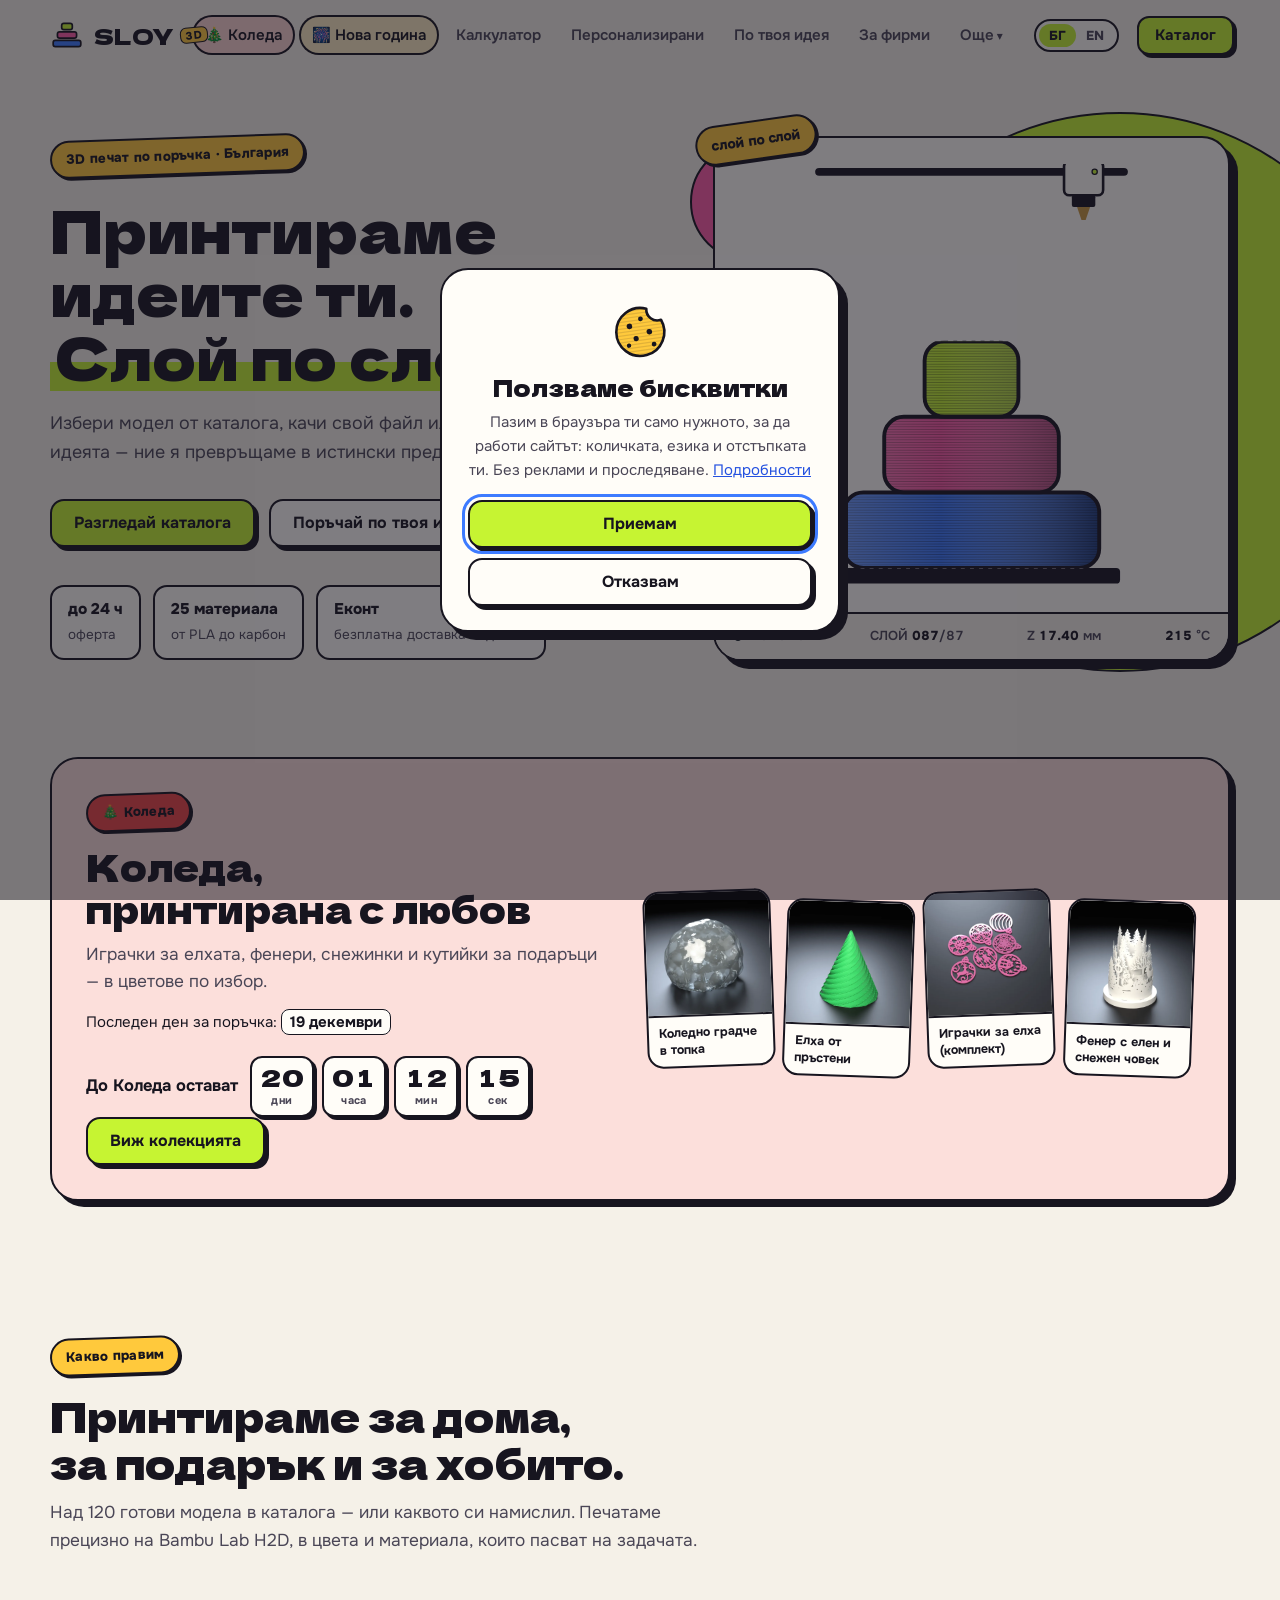
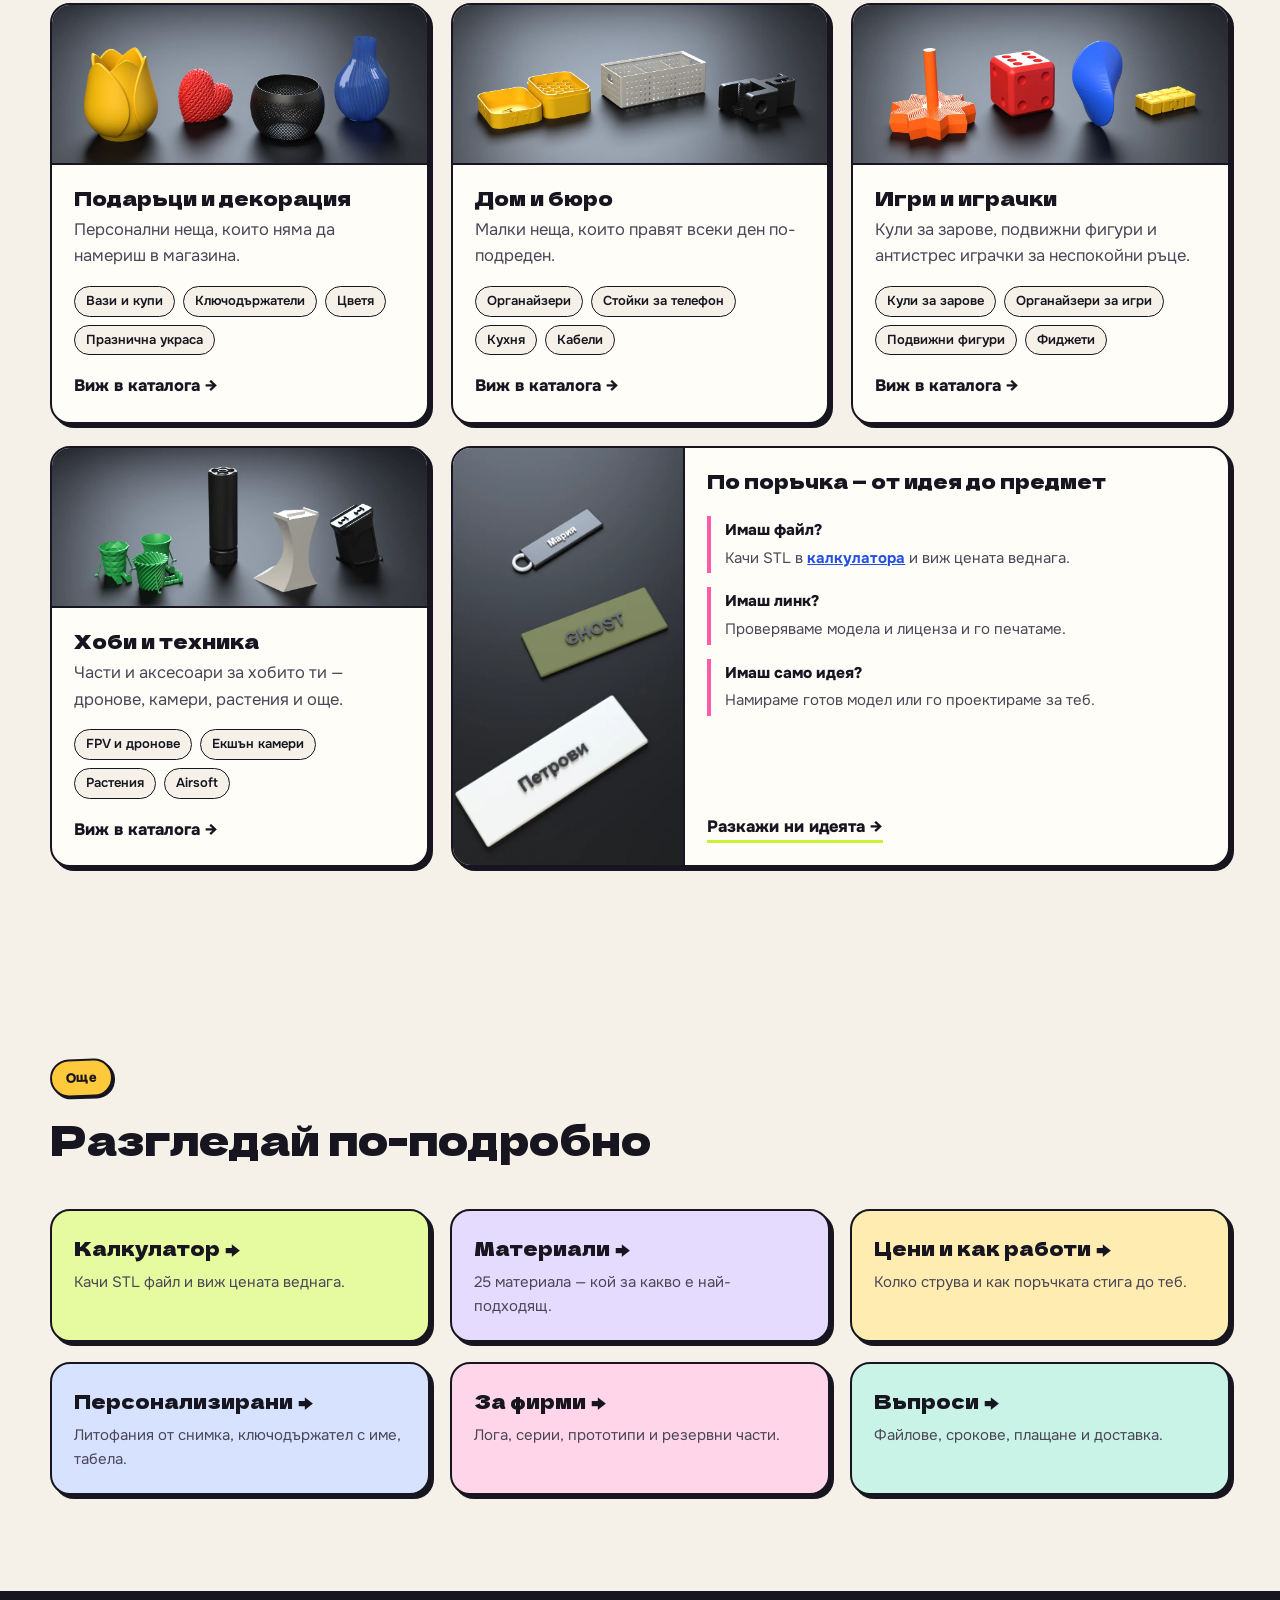
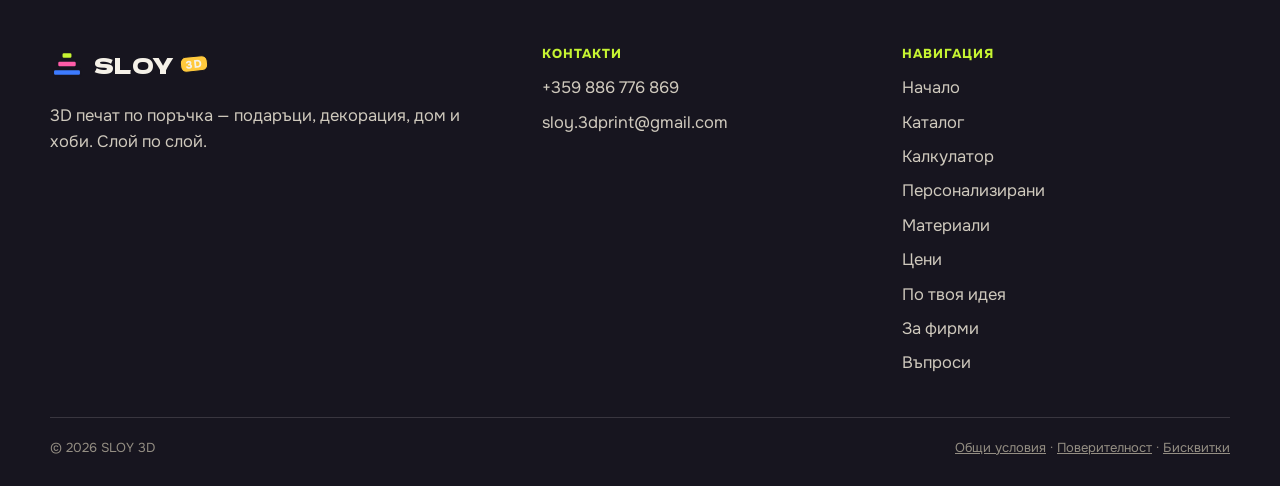
<file: index.html>
<!doctype html>
<html lang="bg">
<head>
  <meta charset="utf-8">
  <meta name="viewport" content="width=device-width, initial-scale=1">
  <link rel="canonical" href="https://sloy3d.pages.dev/">
  <meta property="og:image" content="https://sloy3d.pages.dev/og.png">
  <meta property="og:image:width" content="1200">
  <meta property="og:image:height" content="630">
  <meta name="twitter:card" content="summary_large_image">
  <script>if (location.hostname.endsWith('github.io')) location.replace('https://sloy3d.pages.dev' + location.pathname.replace(/^\/sloy3d/, '') + location.search + location.hash);</script>
  <script>try{var l=new URLSearchParams(location.search).get('lang')||localStorage.getItem('sloy-lang');if(l==='en'){document.documentElement.classList.add('i18n-hide');setTimeout(function(){document.documentElement.classList.remove('i18n-hide')},1500)}}catch(e){}</script>
  <title>SLOY 3D — 3D принтиране по поръчка | Подаръци, декорация, дом и хоби</title>
  <meta name="description" content="3D печат по поръчка: подаръци, декорация, играчки, органайзери и части за дома и хобито. Пращаш файл, линк или идея — получаваш оферта до 24 часа. Доставка в цяла България.">
  <meta name="google-site-verification" content="_fOgNo-nLm_IWrmD5sMQjrnnChHNdXqwh0McyHPhaKU">   <!-- Google Search Console (sloy.3dprint) — не махай -->
  <meta name="theme-color" content="#f5f1e8">
  <link rel="icon" href="favicon.svg" type="image/svg+xml">
  <meta property="og:type" content="website">
  <meta property="og:site_name" content="SLOY 3D">
  <meta property="og:title" content="SLOY 3D — Принтираме идеите ти. Слой по слой.">
  <meta property="og:description" content="3D печат по поръчка за дома, за подарък и за хобито. Оферта до 24 часа, доставка в цяла България.">
  <meta property="og:locale" content="bg_BG">
  <link rel="preconnect" href="https://fonts.googleapis.com">
  <link rel="preconnect" href="https://fonts.gstatic.com" crossorigin>
  <link rel="stylesheet" href="https://fonts.googleapis.com/css2?family=Dela+Gothic+One&family=Onest:wght@400;500;600;700;800&display=swap">
  <link rel="stylesheet" href="styles.css">
  <script src="i18n.js" defer></script>
  <script src="config.js" defer></script>
  <script src="products.js" defer></script>
  <script src="script.js" defer></script>
</head>
<body>
  <a class="skip" href="#main">Към съдържанието</a>

  <header class="site-header">
    <div class="wrap header-inner">
      <a class="brand" href="index.html" aria-label="SLOY 3D — начало">
        <svg class="brand-mark" viewBox="0 0 32 32" aria-hidden="true">
          <rect x="3" y="21" width="26" height="6" rx="2" fill="currentColor" opacity=".45"/>
          <rect x="7" y="13" width="18" height="6" rx="2" fill="currentColor" opacity=".75"/>
          <rect x="11" y="5" width="10" height="6" rx="2" class="brand-top"/>
        </svg>
        <span class="brand-word">SLOY<span class="brand-3d">3D</span></span>
      </a>
      <nav class="nav" id="nav" aria-label="Основна навигация">
        <a class="nav-only-mobile" href="katalog.html">Каталог</a>
        <a href="kalkulator.html">Калкулатор</a>
        <a href="personalizirani.html">Персонализирани</a>
        <a href="poruchka.html">По твоя идея</a>
        <a href="firmi.html">За фирми</a>
        <div class="nav-more">
          <button type="button" class="nav-more-btn" aria-expanded="false">Още</button>
          <div class="nav-more-list">
            <a href="materiali.html">Материали</a>
            <a href="ceni.html">Цени</a>
            <a href="vaprosi.html">Въпроси</a>
          </div>
        </div>
      </nav>
      <div class="lang-switch" role="group" aria-label="Език / Language">
        <button type="button" data-lang="bg" aria-pressed="true">БГ</button>
        <button type="button" data-lang="en" aria-pressed="false">EN</button>
      </div>
      <a class="btn btn-primary btn-sm header-cta" href="katalog.html">Каталог</a>
      <button class="nav-toggle" type="button" aria-expanded="false" aria-controls="nav" aria-label="Меню">
        <span></span><span></span>
      </button>
    </div>
  </header>

  <main id="main">
    <!-- ГЕРОЙ -->
    <section class="hero" id="top">
      <div class="wrap hero-grid">
        <div class="hero-copy">
          <p class="eyebrow mono">3D печат по поръчка · България</p>
          <h1>Принтираме идеите ти.<br><span class="accent">Слой по слой.</span></h1>
          <p class="lead">Избери модел от каталога, качи свой файл или просто ни разкажи идеята — ние я превръщаме в истински предмет.</p>
          <div class="hero-cta">
            <a class="btn btn-primary" href="katalog.html">Разгледай каталога</a>
            <a class="btn btn-ghost" href="poruchka.html">Поръчай по твоя идея</a>
          </div>
          <ul class="hero-facts">
            <li><strong>до 24 ч</strong><span>оферта</span></li>
            <li><strong>25 материала</strong><span>от PLA до карбон</span></li>
            <li><strong>Еконт</strong><span>безплатна доставка над 30 €</span></li>
          </ul>
        </div>

        <figure class="printer">
          <div class="printer-frame">
            <svg class="printer-svg" viewBox="0 0 240 330" role="img" aria-labelledby="printer-title">
              <title id="printer-title">3D принтер печата логото на SLOY слой по слой</title>
              <defs>
                <clipPath id="logo-clip">
                  <rect x="22" y="252" width="196" height="58" rx="15"/><rect x="53" y="194" width="134" height="58" rx="15"/><rect x="84" y="136" width="72" height="58" rx="15"/>
                </clipPath>
                <clipPath id="build-clip"><rect id="build-rect" x="0" y="136" width="240" height="174"/></clipPath>
                <pattern id="lines-blue" width="8" height="2" patternUnits="userSpaceOnUse">
                  <rect width="8" height="2" fill="#3d7bff"/>
                  <rect y="1.3" width="8" height=".7" fill="#000" opacity=".3"/>
                </pattern>
                <pattern id="lines-pink" width="8" height="2" patternUnits="userSpaceOnUse">
                  <rect width="8" height="2" fill="#ff5ca8"/>
                  <rect y="1.3" width="8" height=".7" fill="#000" opacity=".3"/>
                </pattern>
                <pattern id="lines-lime" width="8" height="2" patternUnits="userSpaceOnUse">
                  <rect width="8" height="2" fill="#c6f432"/>
                  <rect y="1.3" width="8" height=".7" fill="#000" opacity=".3"/>
                </pattern>
                <linearGradient id="fil-shade" x1="0" y1="0" x2="1" y2="0">
                  <stop offset="0" stop-color="#fff" stop-opacity=".25"/>
                  <stop offset=".38" stop-color="#fff" stop-opacity="0"/>
                  <stop offset="1" stop-color="#000" stop-opacity=".5"/>
                </linearGradient>
              </defs>
              <rect class="plate" x="6" y="310" width="228" height="12" rx="3"/>
              <g class="ghost"><rect x="22" y="252" width="196" height="58" rx="15"/><rect x="53" y="194" width="134" height="58" rx="15"/><rect x="84" y="136" width="72" height="58" rx="15"/></g>
              <g id="part">
                <g clip-path="url(#build-clip)">
                  <rect x="22" y="252" width="196" height="58" rx="15" fill="url(#lines-blue)"/><rect x="53" y="194" width="134" height="58" rx="15" fill="url(#lines-pink)"/><rect x="84" y="136" width="72" height="58" rx="15" fill="url(#lines-lime)"/>
                  <rect x="22" y="136" width="196" height="174" fill="url(#fil-shade)" clip-path="url(#logo-clip)"/>
                  <g class="logo-edge"><rect x="22" y="252" width="196" height="58" rx="15"/><rect x="53" y="194" width="134" height="58" rx="15"/><rect x="84" y="136" width="72" height="58" rx="15"/></g>
                </g>
                <rect id="hot-layer" class="hot" x="0" y="136" width="240" height="2" clip-path="url(#logo-clip)" style="opacity:0"/>
              </g>
              <g id="gantry" transform="translate(0 44)">
                <rect class="rail" x="0" y="-41" width="240" height="6" rx="3"/>
              </g>
              <g id="head" transform="translate(206 44)">
                <rect class="head-body" x="-15" y="-46" width="30" height="26" rx="4"/>
                <rect class="head-block" x="-9" y="-20" width="18" height="9" rx="1.5"/>
                <path class="head-tip" d="M-5 -11H5L1.6 -1H-1.6Z"/>
                <circle class="head-led" cx="8.5" cy="-38" r="2"/>
              </g>
            </svg>
            <figcaption class="readout mono" aria-hidden="true">
              <span class="status done" id="r-status">ГОТОВО</span>
              <span>СЛОЙ <b id="r-layer">087</b>/<span id="r-total">87</span></span>
              <span>Z <b id="r-z">17.40</b> мм</span>
              <span><b id="r-temp">215</b> °C</span>
            </figcaption>
          </div>
        </figure>
      </div>
    </section>

    <!-- ПРАЗНИК (показва се сам месец преди празника) -->
    <section class="season-banner" id="season-banner" hidden></section>

    <!-- 01 КАКВО ПРАВИМ -->
    <section class="section" id="uslugi">
      <div class="wrap">
        <header class="section-head">
          <p class="eyebrow">Какво правим</p>
          <h2>Принтираме за дома, за подарък и за хобито.</h2>
          <p class="section-lead">Над 120 готови модела в каталога — или каквото си намислил. Печатаме прецизно на Bambu Lab H2D, в цвета и материала, които пасват на задачата.</p>
        </header>

        <div class="cards">
          <article class="card">
            <div class="card-visual card-photo"><img src="img/c/gifts.webp" alt="Подаръци и декорация: лале, плетено сърце, мрежеста купа и ваза" loading="lazy" width="1200" height="525"></div>
            <div class="card-body">
              <h3>Подаръци и декорация</h3>
              <p>Персонални неща, които няма да намериш в магазина.</p>
              <ul class="tags"><li>Вази и купи</li><li>Ключодържатели</li><li>Цветя</li><li>Празнична украса</li></ul>
              <a class="card-link" href="katalog.html#gifts">Виж в каталога →</a>
            </div>
          </article>

          <article class="card">
            <div class="card-visual card-photo"><img src="img/c/home.webp" alt="Дом и бюро: кутия за батерии, органайзер и държач за слушалки" loading="lazy" width="1200" height="525"></div>
            <div class="card-body">
              <h3>Дом и бюро</h3>
              <p>Малки неща, които правят всеки ден по-подреден.</p>
              <ul class="tags"><li>Органайзери</li><li>Стойки за телефон</li><li>Кухня</li><li>Кабели</li></ul>
              <a class="card-link" href="katalog.html#home">Виж в каталога →</a>
            </div>
          </article>

          <article class="card">
            <div class="card-visual card-photo"><img src="img/c/toys.webp" alt="Игри и играчки: сгъваема звезда, зар, олоид и безкрайно кубче" loading="lazy" width="1200" height="525"></div>
            <div class="card-body">
              <h3>Игри и играчки</h3>
              <p>Кули за зарове, подвижни фигури и антистрес играчки за неспокойни ръце.</p>
              <ul class="tags"><li>Кули за зарове</li><li>Органайзери за игри</li><li>Подвижни фигури</li><li>Фиджети</li></ul>
              <a class="card-link" href="katalog.html#toys">Виж в каталога →</a>
            </div>
          </article>

          <article class="card card-decor">
            <div class="card-visual card-photo"><img src="img/c/hobby.webp" alt="Хоби и техника: саксийки, заглушител, стойка за дрон и грип" loading="lazy" width="1200" height="525"></div>
            <div class="card-body">
              <h3>Хоби и техника</h3>
              <p>Части и аксесоари за хобито ти — дронове, камери, растения и още.</p>
              <ul class="tags"><li>FPV и дронове</li><li>Екшън камери</li><li>Растения</li><li>Airsoft</li></ul>
              <a class="card-link" href="katalog.html#fpv">Виж в каталога →</a>
            </div>
          </article>

          <article class="card card-custom">
            <div class="card-visual card-photo"><img src="img/c/custom.webp" alt="По поръчка: ключодържател с име, табелка с позивна и табела за врата" loading="lazy" width="1200" height="1200"></div>
            <div class="card-body">
              <h3>По поръчка — от идея до предмет</h3>
              <div class="paths">
                <div class="path"><strong>Имаш файл?</strong><span>Качи STL в <a href="kalkulator.html">калкулатора</a> и виж цената веднага.</span></div>
                <div class="path"><strong>Имаш линк?</strong><span>Проверяваме модела и лиценза и го печатаме.</span></div>
                <div class="path"><strong>Имаш само идея?</strong><span>Намираме готов модел или го проектираме за теб.</span></div>
              </div>
              <a class="link-arrow" href="poruchka.html">Разкажи ни идеята <span aria-hidden="true">→</span></a>
            </div>
          </article>
        </div>
      </div>
    </section>

    <!-- ОЩЕ -->
    <section class="section section-hub">
      <div class="wrap">
        <header class="section-head">
          <p class="eyebrow">Още</p>
          <h2>Разгледай по-подробно</h2>
        </header>
        <div class="hub">
          <a class="hub-card" href="kalkulator.html"><strong>Калкулатор</strong><span>Качи STL файл и виж цената веднага.</span></a>
          <a class="hub-card" href="materiali.html"><strong>Материали</strong><span>25 материала — кой за какво е най-подходящ.</span></a>
          <a class="hub-card" href="ceni.html"><strong>Цени и как работи</strong><span>Колко струва и как поръчката стига до теб.</span></a>
          <a class="hub-card" href="personalizirani.html"><strong>Персонализирани</strong><span>Литофания от снимка, ключодържател с име, табела.</span></a>
          <a class="hub-card" href="firmi.html"><strong>За фирми</strong><span>Лога, серии, прототипи и резервни части.</span></a>
          <a class="hub-card" href="vaprosi.html"><strong>Въпроси</strong><span>Файлове, срокове, плащане и доставка.</span></a>
        </div>
      </div>
    </section>
  </main>

  <footer class="site-footer">
    <div class="wrap footer-grid">
      <div>
        <a class="brand" href="index.html" aria-label="SLOY 3D — начало">
          <svg class="brand-mark" viewBox="0 0 32 32" aria-hidden="true">
            <rect x="3" y="21" width="26" height="6" rx="2" fill="currentColor" opacity=".45"/>
            <rect x="7" y="13" width="18" height="6" rx="2" fill="currentColor" opacity=".75"/>
            <rect x="11" y="5" width="10" height="6" rx="2" class="brand-top"/>
          </svg>
          <span class="brand-word">SLOY<span class="brand-3d">3D</span></span>
        </a>
        <p class="footer-tag">3D печат по поръчка — подаръци, декорация, дом и хоби. Слой по слой.</p>
      </div>
      <div>
        <h2>Контакти</h2>
        <ul>
          <li><a data-phone href="#"><span data-label></span></a></li>
          <li><a data-email href="#"><span data-label></span></a></li>
          <li><a data-instagram href="#" target="_blank" rel="noopener">Instagram</a></li>
          <li><a data-facebook href="#" target="_blank" rel="noopener">Facebook</a></li>
          <li><a data-tiktok href="#" target="_blank" rel="noopener">TikTok</a></li>
          <li><a data-youtube href="#" target="_blank" rel="noopener">YouTube</a></li>
          <li><a data-messenger href="#" target="_blank" rel="noopener">Messenger</a></li>
        </ul>
      </div>
      <div>
        <h2>Навигация</h2>
        <ul>
          <li><a href="index.html">Начало</a></li>
          <li><a href="katalog.html">Каталог</a></li>
          <li><a href="kalkulator.html">Калкулатор</a></li>
          <li><a href="personalizirani.html">Персонализирани</a></li>
          <li><a href="materiali.html">Материали</a></li>
          <li><a href="ceni.html">Цени</a></li>
          <li><a href="poruchka.html">По твоя идея</a></li>
          <li><a href="firmi.html">За фирми</a></li>
          <li><a href="vaprosi.html">Въпроси</a></li>
        </ul>
      </div>
    </div>
    <div class="wrap footer-bottom">
      <span>© <span data-year>2026</span> SLOY 3D</span>
      <span data-company></span>
      <span class="legal-links"><a href="obshti-usloviya.html">Общи условия</a> · <a href="poveritelnost.html">Поверителност</a> · <a href="poveritelnost.html#biskvitki" data-cookie-settings>Бисквитки</a></span>
    </div>
  </footer>
</body>
</html>
</file>
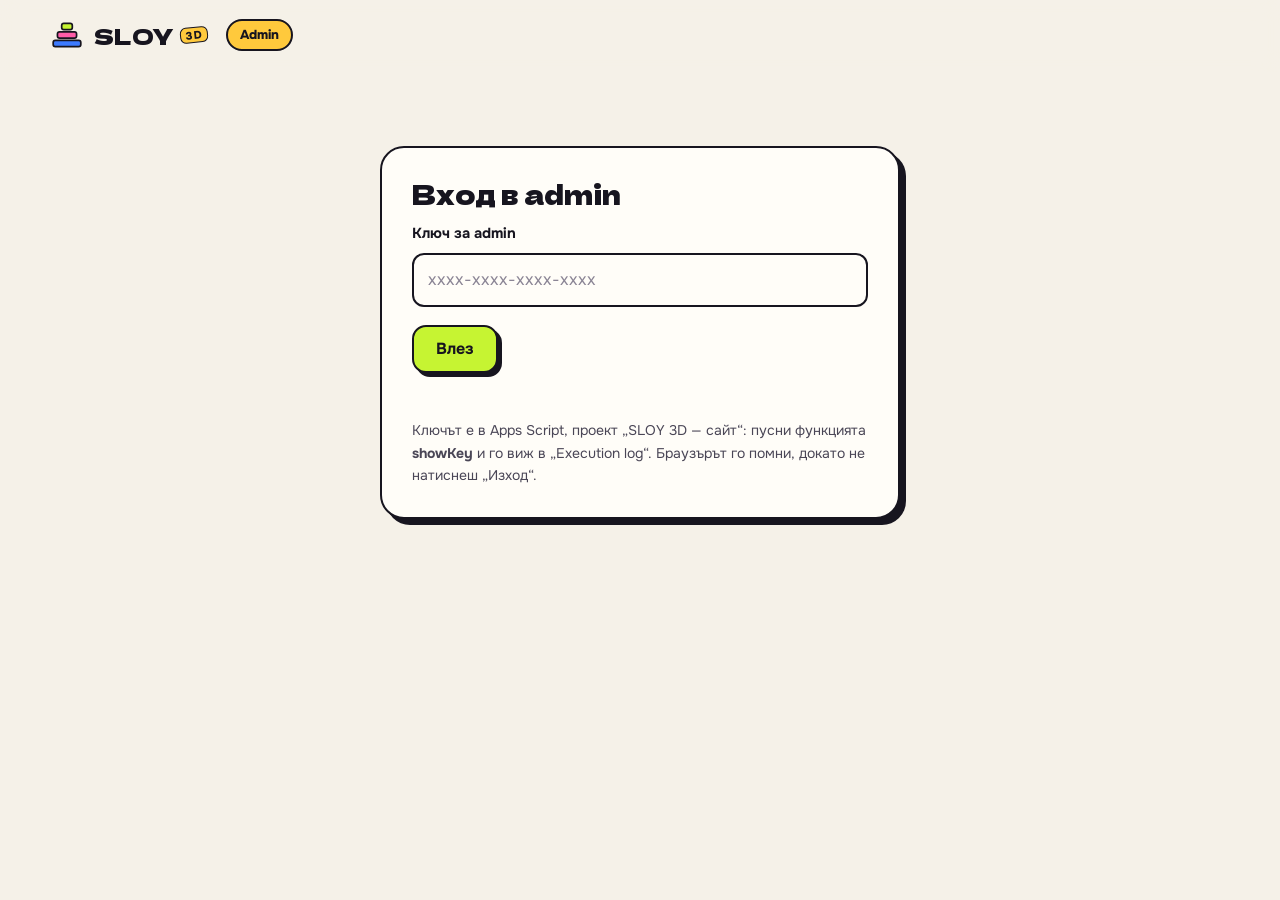
<file: admin.html>
<!doctype html>
<html lang="bg" data-lang="bg">
<head>
  <meta charset="utf-8">
  <meta name="viewport" content="width=device-width, initial-scale=1">
  <script>if (location.hostname.endsWith('github.io')) location.replace('https://sloy3d.pages.dev' + location.pathname.replace(/^\/sloy3d/, '') + location.search + location.hash);</script>
  <meta name="robots" content="noindex, nofollow">
  <title>Admin — SLOY 3D</title>
  <meta name="theme-color" content="#f5f1e8">
  <link rel="icon" href="favicon.svg" type="image/svg+xml">
  <link rel="preconnect" href="https://fonts.googleapis.com">
  <link rel="preconnect" href="https://fonts.gstatic.com" crossorigin>
  <link rel="stylesheet" href="https://fonts.googleapis.com/css2?family=Dela+Gothic+One&family=Onest:wght@400;500;600;700;800&display=swap">
  <link rel="stylesheet" href="styles.css">
  <script src="i18n.js" defer></script>
  <script src="config.js" defer></script>
  <script src="products.js" defer></script>
  <script src="shop.js" defer></script>
  <script src="admin.js" defer></script>
</head>
<body class="admin">
  <header class="site-header">
    <div class="wrap header-inner">
      <a class="brand" href="index.html" aria-label="SLOY 3D — към сайта">
        <svg class="brand-mark" viewBox="0 0 32 32" aria-hidden="true">
          <rect x="3" y="21" width="26" height="6" rx="2" fill="currentColor" opacity=".45"/>
          <rect x="7" y="13" width="18" height="6" rx="2" fill="currentColor" opacity=".75"/>
          <rect x="11" y="5" width="10" height="6" rx="2" class="brand-top"/>
        </svg>
        <span class="brand-word">SLOY<span class="brand-3d">3D</span></span>
      </a>
      <span class="admin-badge">Admin</span>
      <button class="btn btn-ghost btn-sm admin-logout" id="logout" type="button" hidden>Изход</button>
    </div>
  </header>

  <main id="main" class="wrap admin-main">
    <section class="admin-card" id="setup" hidden>
      <h1>Admin още не е свързан</h1>
      <p>Поръчките, запитванията, складът и промокодовете се пазят в Google таблица. Настрой я по стъпките в <code>apps-script/README.md</code> и сложи адреса ѝ в <code>config.js</code> → <code>appsScriptUrl</code>.</p>
    </section>

    <section class="admin-card" id="login" hidden>
      <h1>Вход в admin</h1>
      <form id="login-form" novalidate>
        <label class="field"><span>Ключ за admin</span><input name="key" type="password" required autocomplete="current-password" placeholder="xxxx-xxxx-xxxx-xxxx"></label>
        <button class="btn btn-primary" type="submit">Влез</button>
        <p class="form-status" role="status" aria-live="polite"></p>
        <p class="admin-hint">Ключът е в Apps Script, проект „SLOY 3D — сайт“: пусни функцията <strong>showKey</strong> и го виж в „Execution log“. Браузърът го помни, докато не натиснеш „Изход“.</p>
      </form>
    </section>

    <section id="panel" hidden>
      <div class="admin-stats" id="stats" aria-live="polite"></div>
      <div class="admin-banner" id="fresh" hidden>
        <span id="fresh-text"></span>
        <button class="btn btn-primary btn-sm" id="fresh-show" type="button">Покажи</button>
      </div>

      <div class="tool-tabs" role="tablist" aria-label="Admin">
        <button type="button" role="tab" data-tab="orders" aria-selected="true">Поръчки <span class="admin-count" id="count-orders" hidden></span></button>
        <button type="button" role="tab" data-tab="leads" aria-selected="false">Запитвания <span class="admin-count" id="count-leads" hidden></span></button>
        <button type="button" role="tab" data-tab="stock" aria-selected="false">Склад</button>
        <button type="button" role="tab" data-tab="codes" aria-selected="false">Кодове</button>
      </div>

      <div id="tab-orders" role="tabpanel">
        <div class="admin-bar">
          <div class="chips" id="order-filters" role="radiogroup" aria-label="Статус"></div>
          <input class="admin-search" id="order-search" type="search" placeholder="Търси по номер, име, телефон, град…" aria-label="Търсене в поръчките">
          <button class="btn btn-ghost btn-sm" data-refresh type="button">Обнови</button>
        </div>
        <div class="admin-orders" id="orders"></div>
      </div>

      <div id="tab-leads" role="tabpanel" hidden>
        <p class="admin-note">Запитванията от „По твоя идея“ и „За фирми“. Клиентът вече е получил имейл, че ще му отговорим до един работен ден.</p>
        <div class="admin-bar">
          <div class="chips" id="lead-filters" role="radiogroup" aria-label="Статус"></div>
          <input class="admin-search" id="lead-search" type="search" placeholder="Търси по име, контакт, текст…" aria-label="Търсене в запитванията">
          <button class="btn btn-ghost btn-sm" data-refresh type="button">Обнови</button>
        </div>
        <div class="admin-orders" id="leads"></div>
      </div>

      <div id="tab-stock" role="tabpanel" hidden>
        <p class="admin-note" id="stock-summary"></p>
        <p class="admin-note">Когато поръчка стане <strong>„Печата се“</strong> (бутон „▶ Пуснах печата“), грамовете ѝ (+10% брак) и консумативите излизат от склада сами. Под <strong id="low-g">150</strong> г в ролка или под <strong id="low-p">10</strong> бр. консуматив редът става оранжев и получаваш имейл.</p>
        <h2 class="admin-sub">Филаменти (грама)</h2>
        <div class="admin-table-wrap">
          <table class="admin-table">
            <thead><tr><th>Материал</th><th>Цвят</th><th>Грама</th><th>Бележка</th><th><span class="sr-only">Изтрий</span></th></tr></thead>
            <tbody id="stock-rows"></tbody>
          </table>
        </div>
        <div class="admin-bar">
          <select id="add-mat" aria-label="Материал"></select>
          <select id="add-color" aria-label="Цвят"></select>
          <button class="btn btn-ghost btn-sm" id="add-row" type="button">+ Добави цвят</button>
        </div>
        <h2 class="admin-sub">Консумативи (брой)</h2>
        <div class="admin-table-wrap">
          <table class="admin-table">
            <thead><tr><th>Консуматив</th><th>Брой</th><th>Бележка</th><th><span class="sr-only">Изтрий</span></th></tr></thead>
            <tbody id="cons-rows"></tbody>
          </table>
        </div>
        <div class="admin-bar">
          <select id="add-cons" aria-label="Консуматив"></select>
          <button class="btn btn-ghost btn-sm" id="add-cons-row" type="button">+ Добави консуматив</button>
          <button class="btn btn-primary btn-sm" id="save-stock" type="button">Запази склада</button>
          <span class="admin-msg" id="stock-status" role="status" aria-live="polite"></span>
        </div>
      </div>

      <div id="tab-codes" role="tabpanel" hidden>
        <p class="admin-note">Промокодовете важат на сайта веднага след „Запази“. Празно „От“ / „До“ / „Макс.“ = без ограничение. Отстъпката от pop-up-а (първа поръчка) е отделна и не е тук.</p>
        <div class="admin-table-wrap">
          <table class="admin-table codes-table">
            <thead><tr><th>Код</th><th>Тип</th><th>Стойност</th><th>Мин. поръчка €</th><th>От</th><th>До</th><th>Макс.</th><th>Използван</th><th>Активен</th><th><span class="sr-only">Изтрий</span></th></tr></thead>
            <tbody id="code-rows"></tbody>
          </table>
        </div>
        <div class="admin-bar">
          <button class="btn btn-ghost btn-sm" id="add-code" type="button">+ Нов код</button>
          <button class="btn btn-primary btn-sm" id="save-codes" type="button">Запази кодовете</button>
          <span class="admin-msg" id="codes-status" role="status" aria-live="polite"></span>
        </div>
      </div>
    </section>
  </main>
  <div class="toast" id="toast" role="status" aria-live="polite"></div>
</body>
</html>
</file>
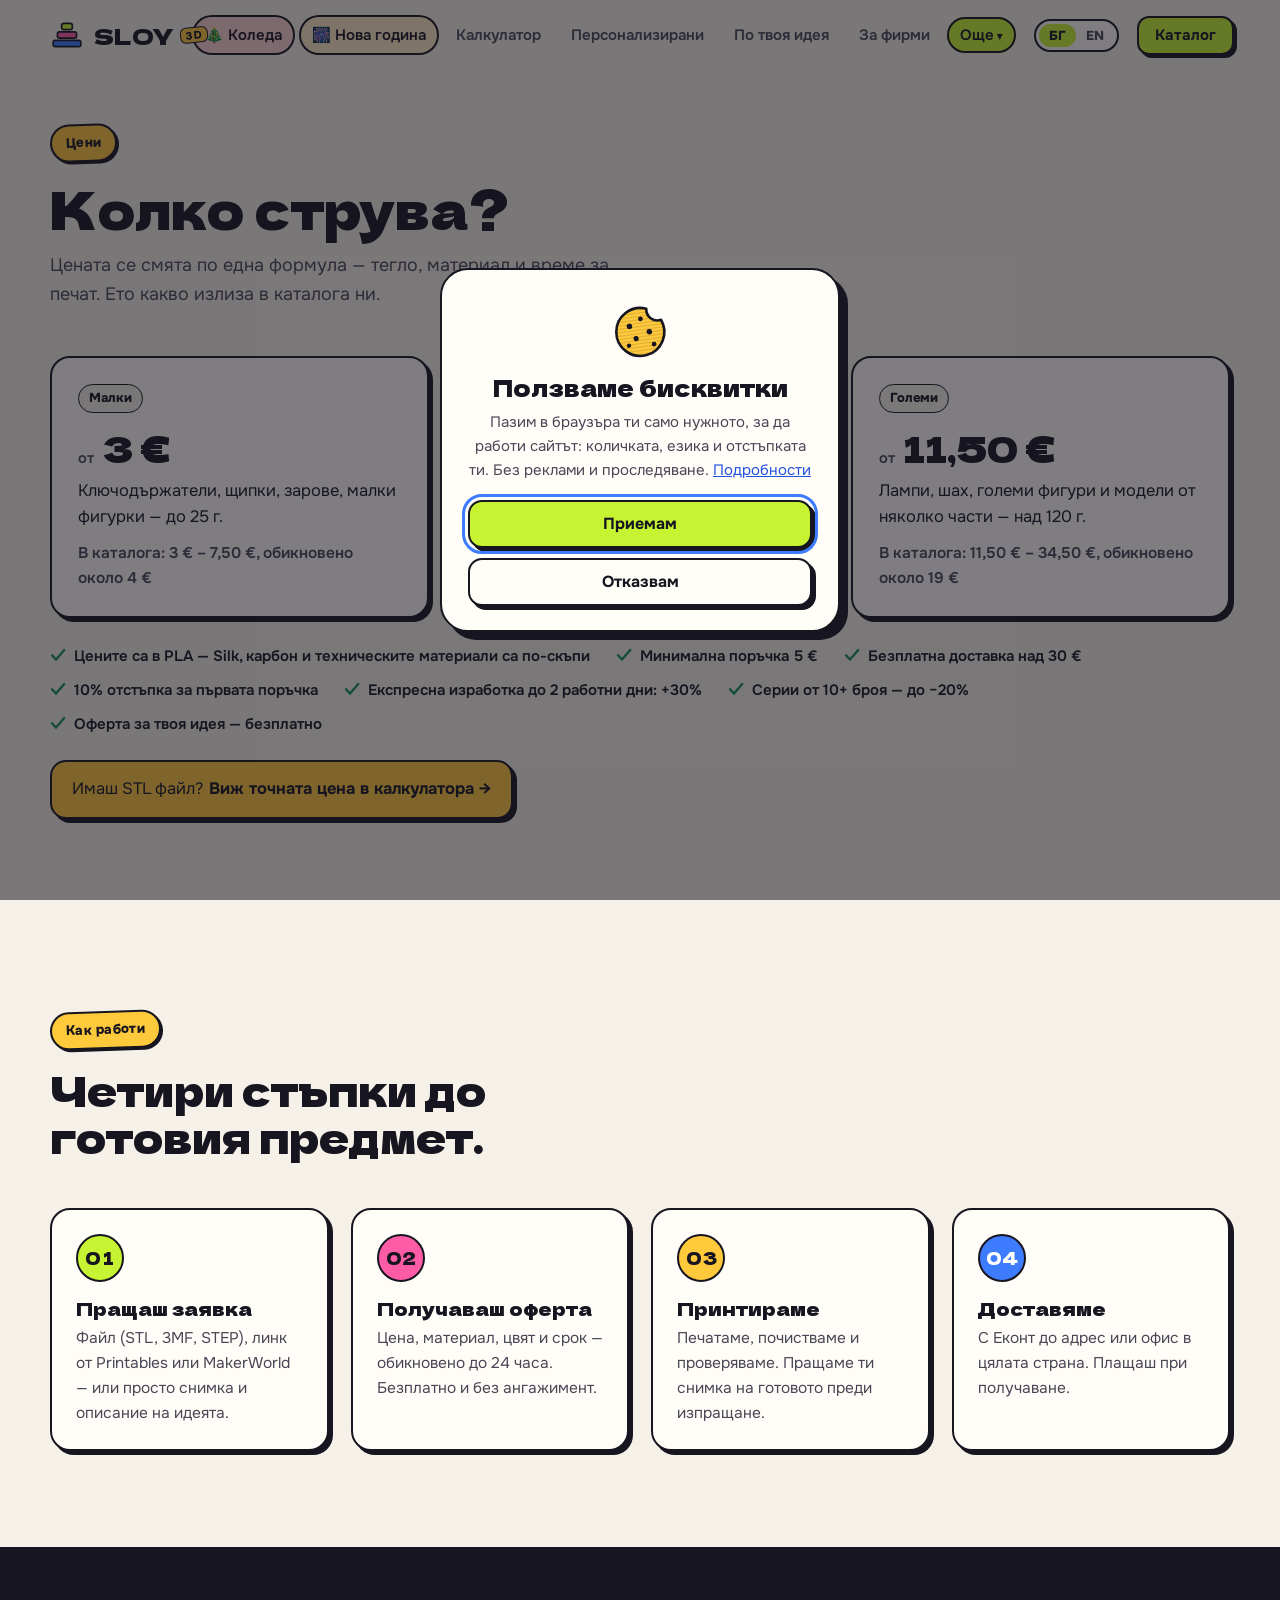
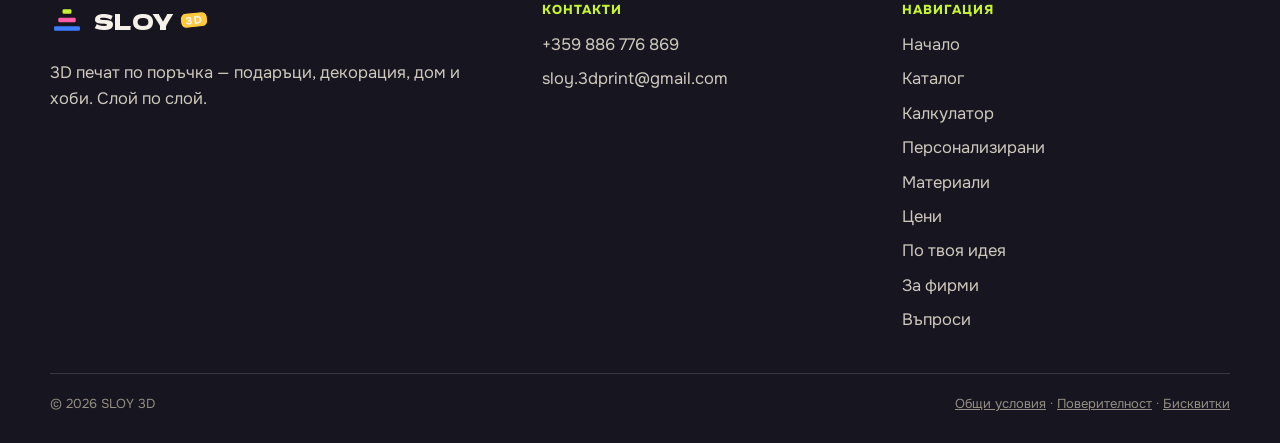
<file: ceni.html>
<!doctype html>
<html lang="bg">
<head>
  <meta charset="utf-8">
  <meta name="viewport" content="width=device-width, initial-scale=1">
  <link rel="canonical" href="https://sloy3d.pages.dev/ceni">
  <meta property="og:image" content="https://sloy3d.pages.dev/og.png">
  <meta property="og:image:width" content="1200">
  <meta property="og:image:height" content="630">
  <meta name="twitter:card" content="summary_large_image">
  <script>if (location.hostname.endsWith('github.io')) location.replace('https://sloy3d.pages.dev' + location.pathname.replace(/^\/sloy3d/, '') + location.search + location.hash);</script>
  <script>try{var l=new URLSearchParams(location.search).get('lang')||localStorage.getItem('sloy-lang');if(l==='en'){document.documentElement.classList.add('i18n-hide');setTimeout(function(){document.documentElement.classList.remove('i18n-hide')},1500)}}catch(e){}</script>
  <title>Цени и как работи — SLOY 3D</title>
  <meta name="description" content="Колко струва 3D печатът — ориентировъчни цени, безплатна оферта и как поръчката стига до теб с Еконт.">
  <meta name="theme-color" content="#f5f1e8">
  <link rel="icon" href="favicon.svg" type="image/svg+xml">
  <meta property="og:type" content="website">
  <meta property="og:site_name" content="SLOY 3D">
  <meta property="og:title" content="Цени и как работи — SLOY 3D">
  <meta property="og:description" content="Колко струва 3D печатът — ориентировъчни цени, безплатна оферта и как поръчката стига до теб с Еконт.">
  <meta property="og:locale" content="bg_BG">
  <link rel="preconnect" href="https://fonts.googleapis.com">
  <link rel="preconnect" href="https://fonts.gstatic.com" crossorigin>
  <link rel="stylesheet" href="https://fonts.googleapis.com/css2?family=Dela+Gothic+One&family=Onest:wght@400;500;600;700;800&display=swap">
  <link rel="stylesheet" href="styles.css">
  <script src="i18n.js" defer></script>
  <script src="config.js" defer></script>
  <script src="products.js" defer></script>
  <script src="script.js" defer></script>
  <script src="shop.js" defer></script>
  <script src="prices.js" defer></script>
</head>
<body>
  <a class="skip" href="#main">Към съдържанието</a>

  <header class="site-header">
    <div class="wrap header-inner">
      <a class="brand" href="index.html" aria-label="SLOY 3D — начало">
        <svg class="brand-mark" viewBox="0 0 32 32" aria-hidden="true">
          <rect x="3" y="21" width="26" height="6" rx="2" fill="currentColor" opacity=".45"/>
          <rect x="7" y="13" width="18" height="6" rx="2" fill="currentColor" opacity=".75"/>
          <rect x="11" y="5" width="10" height="6" rx="2" class="brand-top"/>
        </svg>
        <span class="brand-word">SLOY<span class="brand-3d">3D</span></span>
      </a>
      <nav class="nav" id="nav" aria-label="Основна навигация">
        <a class="nav-only-mobile" href="katalog.html">Каталог</a>
        <a href="kalkulator.html">Калкулатор</a>
        <a href="personalizirani.html">Персонализирани</a>
        <a href="poruchka.html">По твоя идея</a>
        <a href="firmi.html">За фирми</a>
        <div class="nav-more">
          <button type="button" class="nav-more-btn" aria-expanded="false">Още</button>
          <div class="nav-more-list">
            <a href="materiali.html">Материали</a>
            <a href="ceni.html" aria-current="page">Цени</a>
            <a href="vaprosi.html">Въпроси</a>
          </div>
        </div>
      </nav>
      <div class="lang-switch" role="group" aria-label="Език / Language">
        <button type="button" data-lang="bg" aria-pressed="true">БГ</button>
        <button type="button" data-lang="en" aria-pressed="false">EN</button>
      </div>
      <a class="btn btn-primary btn-sm header-cta" href="katalog.html">Каталог</a>
      <button class="nav-toggle" type="button" aria-expanded="false" aria-controls="nav" aria-label="Меню">
        <span></span><span></span>
      </button>
    </div>
  </header>

  <main id="main">
    <section class="page-head">
      <div class="wrap">
        <p class="eyebrow">Цени</p>
        <h1>Колко струва?</h1>
        <p class="lead">Цената се смята по една формула — тегло, материал и време за печат. Ето какво излиза в каталога ни.</p>
      </div>
    </section>
    <section class="section">
      <div class="wrap">
        <div class="prices" id="price-tiers">
          <div class="price">
            <p class="price-label">Малки</p>
            <p class="price-value"><small>от</small>2,50 €</p>
            <p>Ключодържатели, щипки, зарове, малки фигурки — до 25 г.</p>
          </div>
          <div class="price price-featured">
            <p class="price-label">Средни</p>
            <p class="price-value"><small>от</small>5,50 €</p>
            <p>Стойки, кашпи, органайзери, играчки — от 25 до 120 г.</p>
          </div>
          <div class="price">
            <p class="price-label">Големи</p>
            <p class="price-value"><small>от</small>12,50 €</p>
            <p>Лампи, шах, големи фигури и модели от няколко части — над 120 г.</p>
          </div>
        </div>
        <ul class="price-note" id="price-notes">
          <li>Цените са в PLA — Silk, карбон и техническите материали са по-скъпи</li>
          <li>Минимална поръчка 5 €</li>
          <li>Безплатна доставка над 30 €</li>
          <li>Серии от 10+ броя — до −20%</li>
          <li>Оферта за твоя идея — безплатно</li>
        </ul>
        <a class="calc-cta" href="kalkulator.html">Имаш STL файл? <strong>Виж точната цена в калкулатора →</strong></a>
      </div>
    </section>

    <!-- 02 КАК РАБОТИ -->
    <section class="section" id="kak">
      <div class="wrap">
        <header class="section-head">
          <p class="eyebrow">Как работи</p>
          <h2>Четири стъпки до готовия предмет.</h2>
        </header>
        <ol class="steps">
          <li class="step">
            <span class="step-num mono">01</span>
            <h3>Пращаш заявка</h3>
            <p>Файл (STL, 3MF, STEP), линк от Printables или MakerWorld — или просто снимка и описание на идеята.</p>
          </li>
          <li class="step">
            <span class="step-num mono">02</span>
            <h3>Получаваш оферта</h3>
            <p>Цена, материал, цвят и срок — обикновено до 24 часа. Безплатно и без ангажимент.</p>
          </li>
          <li class="step">
            <span class="step-num mono">03</span>
            <h3>Принтираме</h3>
            <p>Печатаме, почистваме и проверяваме. Пращаме ти снимка на готовото преди изпращане.</p>
          </li>
          <li class="step">
            <span class="step-num mono">04</span>
            <h3>Доставяме</h3>
            <p>С Еконт до адрес или офис в цялата страна. Плащаш при получаване.</p>
          </li>
        </ol>
      </div>
    </section>
  </main>

  <footer class="site-footer">
    <div class="wrap footer-grid">
      <div>
        <a class="brand" href="index.html" aria-label="SLOY 3D — начало">
          <svg class="brand-mark" viewBox="0 0 32 32" aria-hidden="true">
            <rect x="3" y="21" width="26" height="6" rx="2" fill="currentColor" opacity=".45"/>
            <rect x="7" y="13" width="18" height="6" rx="2" fill="currentColor" opacity=".75"/>
            <rect x="11" y="5" width="10" height="6" rx="2" class="brand-top"/>
          </svg>
          <span class="brand-word">SLOY<span class="brand-3d">3D</span></span>
        </a>
        <p class="footer-tag">3D печат по поръчка — подаръци, декорация, дом и хоби. Слой по слой.</p>
      </div>
      <div>
        <h2>Контакти</h2>
        <ul>
          <li><a data-phone href="#"><span data-label></span></a></li>
          <li><a data-email href="#"><span data-label></span></a></li>
          <li><a data-instagram href="#" target="_blank" rel="noopener">Instagram</a></li>
          <li><a data-facebook href="#" target="_blank" rel="noopener">Facebook</a></li>
          <li><a data-tiktok href="#" target="_blank" rel="noopener">TikTok</a></li>
          <li><a data-youtube href="#" target="_blank" rel="noopener">YouTube</a></li>
          <li><a data-messenger href="#" target="_blank" rel="noopener">Messenger</a></li>
        </ul>
      </div>
      <div>
        <h2>Навигация</h2>
        <ul>
          <li><a href="index.html">Начало</a></li>
          <li><a href="katalog.html">Каталог</a></li>
          <li><a href="kalkulator.html">Калкулатор</a></li>
          <li><a href="personalizirani.html">Персонализирани</a></li>
          <li><a href="materiali.html">Материали</a></li>
          <li><a href="ceni.html">Цени</a></li>
          <li><a href="poruchka.html">По твоя идея</a></li>
          <li><a href="firmi.html">За фирми</a></li>
          <li><a href="vaprosi.html">Въпроси</a></li>
        </ul>
      </div>
    </div>
    <div class="wrap footer-bottom">
      <span>© <span data-year>2026</span> SLOY 3D</span>
      <span data-company></span>
      <span class="legal-links"><a href="obshti-usloviya.html">Общи условия</a> · <a href="poveritelnost.html">Поверителност</a> · <a href="poveritelnost.html#biskvitki" data-cookie-settings>Бисквитки</a></span>
    </div>
  </footer>
</body>
</html>
</file>
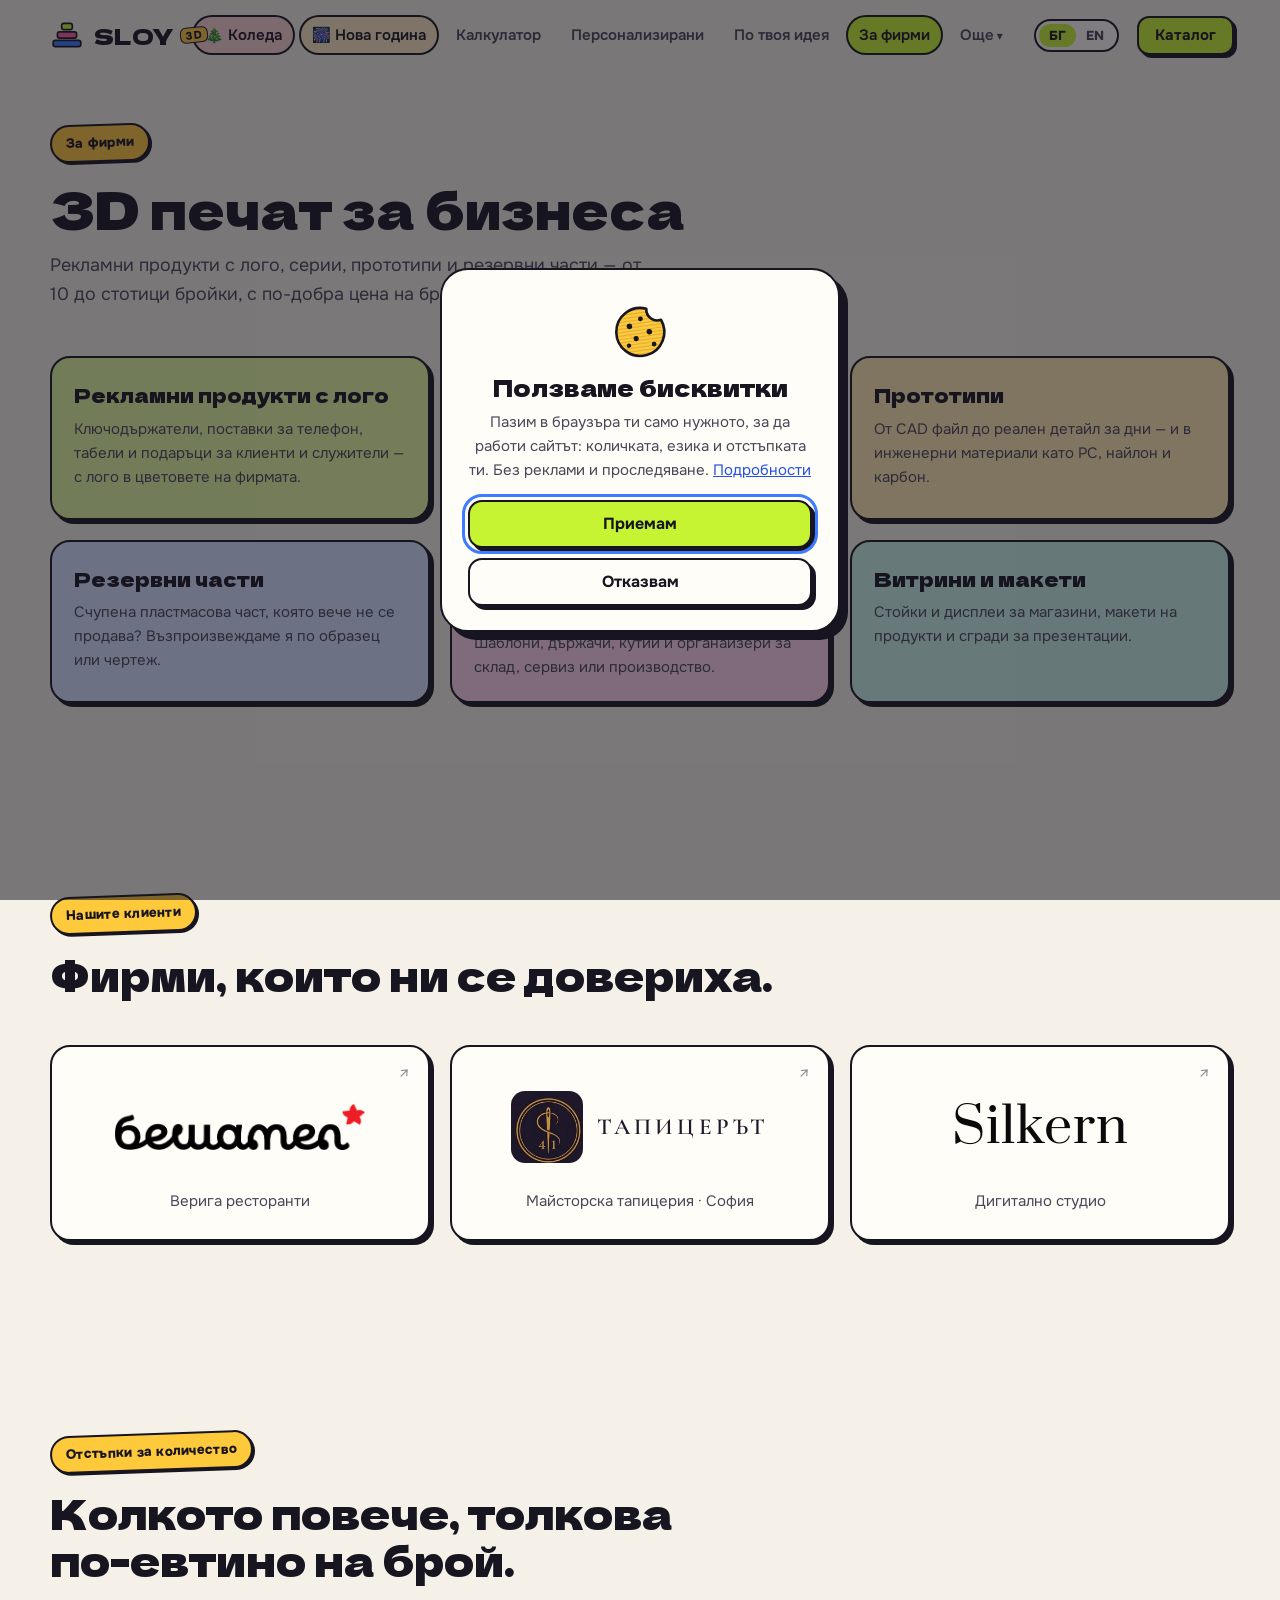
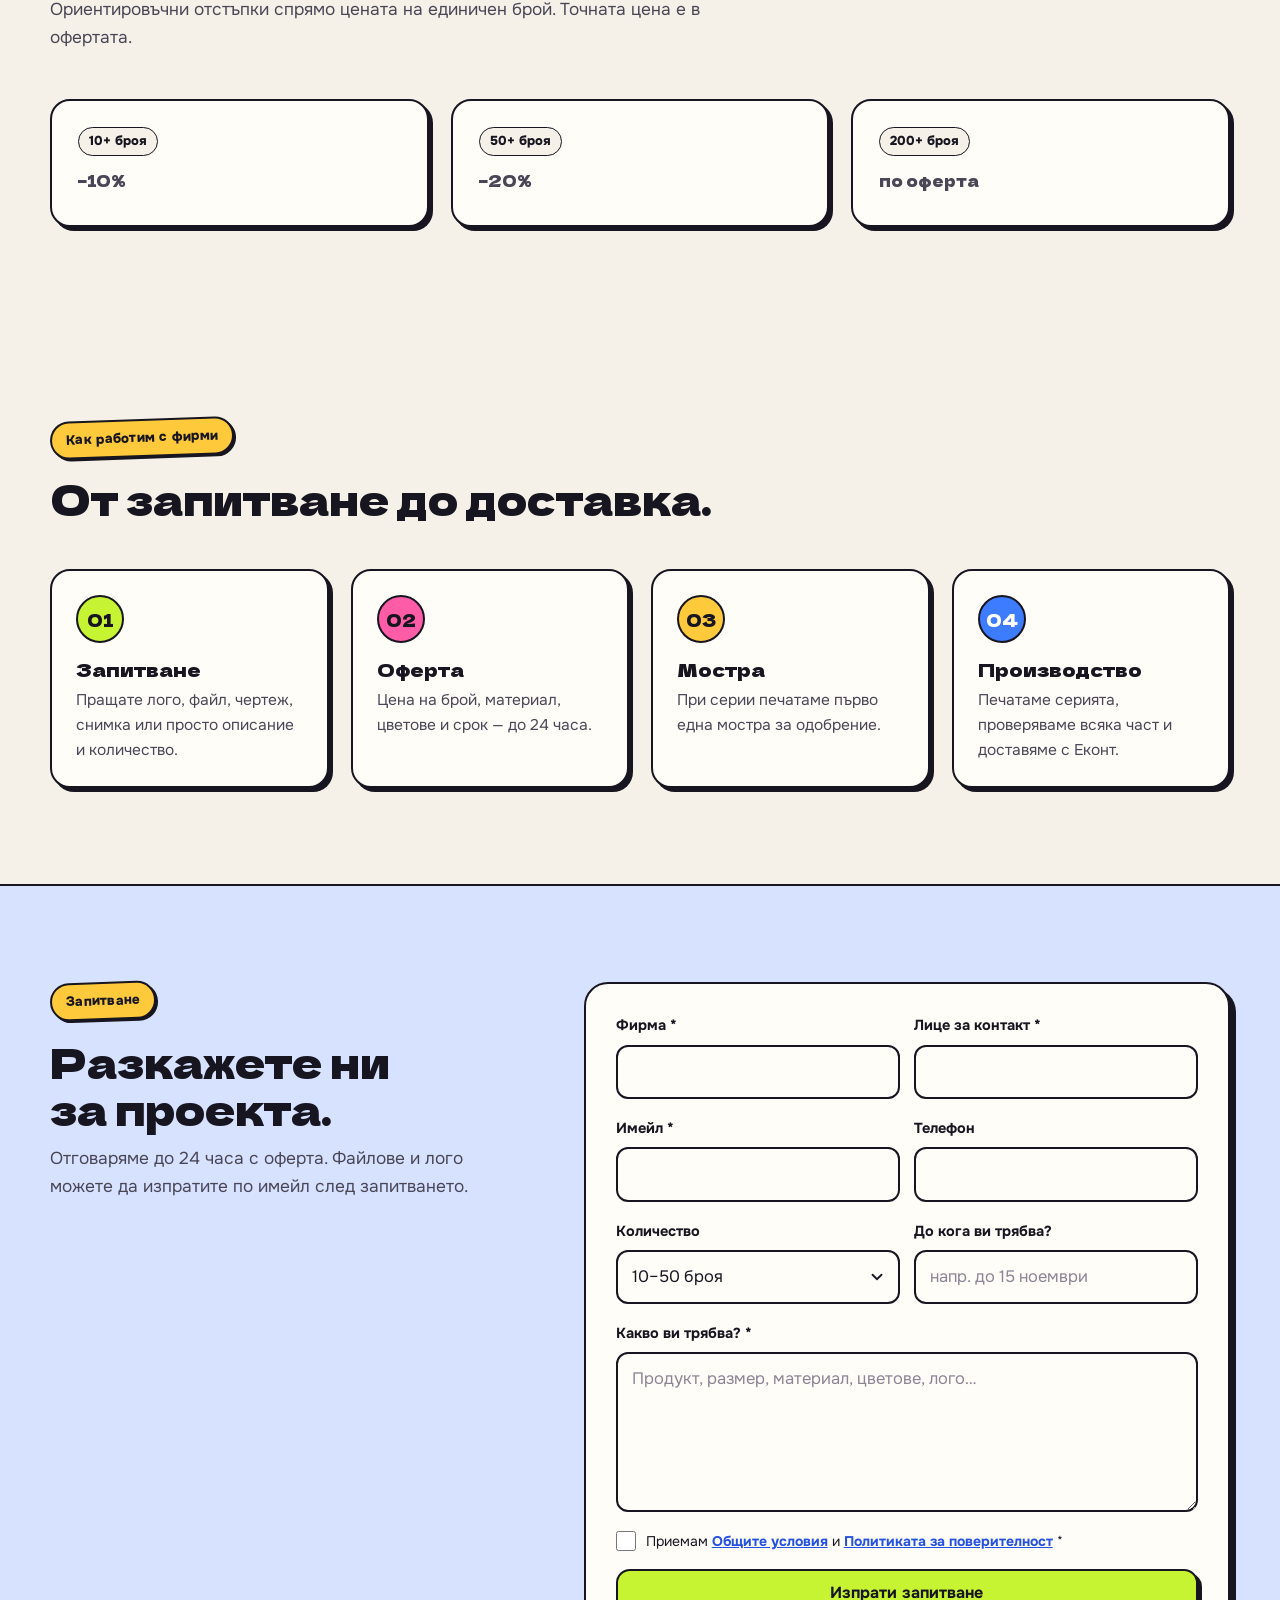
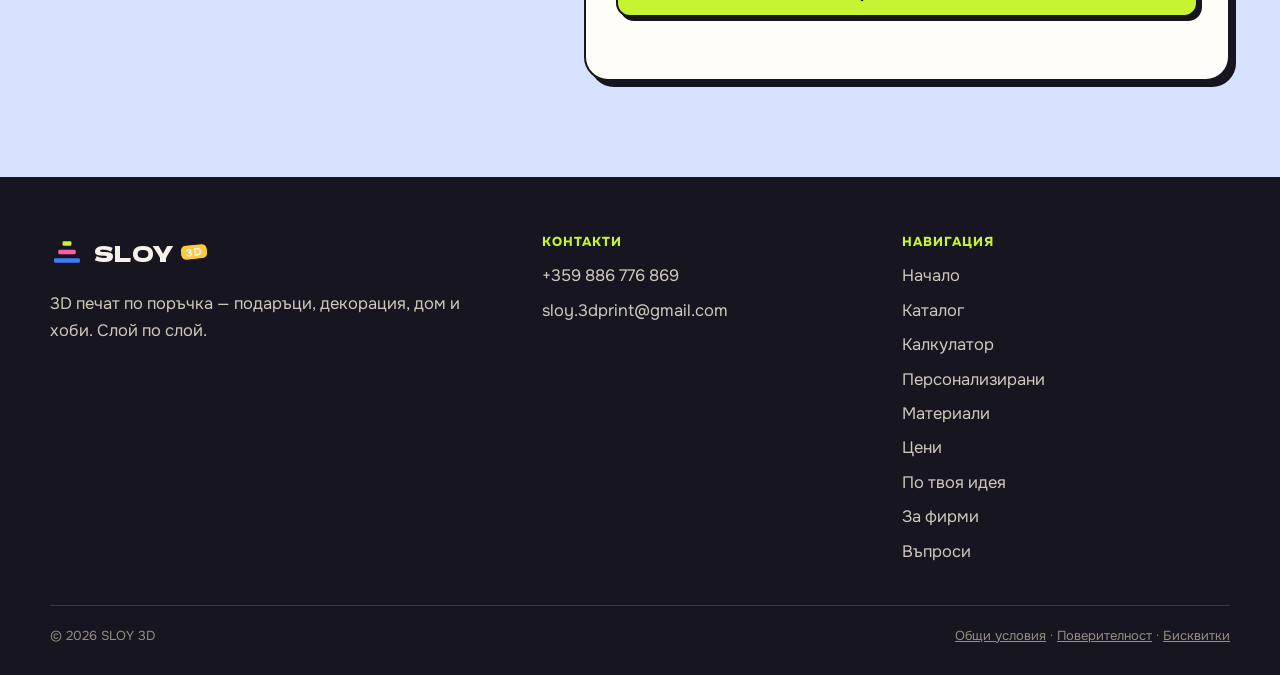
<file: firmi.html>
<!doctype html>
<html lang="bg">
<head>
  <meta charset="utf-8">
  <meta name="viewport" content="width=device-width, initial-scale=1">
  <link rel="canonical" href="https://sloy3d.pages.dev/firmi">
  <meta property="og:image" content="https://sloy3d.pages.dev/og.png">
  <meta property="og:image:width" content="1200">
  <meta property="og:image:height" content="630">
  <meta name="twitter:card" content="summary_large_image">
  <script>if (location.hostname.endsWith('github.io')) location.replace('https://sloy3d.pages.dev' + location.pathname.replace(/^\/sloy3d/, '') + location.search + location.hash);</script>
  <script>try{var l=new URLSearchParams(location.search).get('lang')||localStorage.getItem('sloy-lang');if(l==='en'){document.documentElement.classList.add('i18n-hide');setTimeout(function(){document.documentElement.classList.remove('i18n-hide')},1500)}}catch(e){}</script>
  <title>3D печат за фирми — SLOY 3D | Лога, серии, прототипи</title>
  <meta name="description" content="3D печат за бизнеса: рекламни продукти с лого, серии, прототипи и резервни части. Оферта до 24 часа и отстъпки за количество.">
  <meta name="theme-color" content="#f5f1e8">
  <link rel="icon" href="favicon.svg" type="image/svg+xml">
  <meta property="og:type" content="website">
  <meta property="og:site_name" content="SLOY 3D">
  <meta property="og:title" content="3D печат за фирми — SLOY 3D">
  <meta property="og:description" content="3D печат за бизнеса: рекламни продукти с лого, серии, прототипи и резервни части. Оферта до 24 часа и отстъпки за количество.">
  <meta property="og:locale" content="bg_BG">
  <link rel="preconnect" href="https://fonts.googleapis.com">
  <link rel="preconnect" href="https://fonts.gstatic.com" crossorigin>
  <link rel="stylesheet" href="https://fonts.googleapis.com/css2?family=Dela+Gothic+One&family=Onest:wght@400;500;600;700;800&display=swap">
  <link rel="stylesheet" href="https://fonts.googleapis.com/css2?family=Cormorant+Garamond:wght@600&family=Prata&text=%D0%A2%D0%90%D0%9F%D0%98%D0%A6%D0%95%D0%A0%D0%AA%D0%A2Silkern&display=swap">
  <link rel="stylesheet" href="styles.css">
  <script src="i18n.js" defer></script>
  <script src="config.js" defer></script>
  <script src="products.js" defer></script>
  <script src="script.js" defer></script>
</head>
<body>
  <a class="skip" href="#main">Към съдържанието</a>

  <header class="site-header">
    <div class="wrap header-inner">
      <a class="brand" href="index.html" aria-label="SLOY 3D — начало">
        <svg class="brand-mark" viewBox="0 0 32 32" aria-hidden="true">
          <rect x="3" y="21" width="26" height="6" rx="2" fill="currentColor" opacity=".45"/>
          <rect x="7" y="13" width="18" height="6" rx="2" fill="currentColor" opacity=".75"/>
          <rect x="11" y="5" width="10" height="6" rx="2" class="brand-top"/>
        </svg>
        <span class="brand-word">SLOY<span class="brand-3d">3D</span></span>
      </a>
      <nav class="nav" id="nav" aria-label="Основна навигация">
        <a class="nav-only-mobile" href="katalog.html">Каталог</a>
        <a href="kalkulator.html">Калкулатор</a>
        <a href="personalizirani.html">Персонализирани</a>
        <a href="poruchka.html">По твоя идея</a>
        <a href="firmi.html" aria-current="page">За фирми</a>
        <div class="nav-more">
          <button type="button" class="nav-more-btn" aria-expanded="false">Още</button>
          <div class="nav-more-list">
            <a href="materiali.html">Материали</a>
            <a href="ceni.html">Цени</a>
            <a href="vaprosi.html">Въпроси</a>
          </div>
        </div>
      </nav>
      <div class="lang-switch" role="group" aria-label="Език / Language">
        <button type="button" data-lang="bg" aria-pressed="true">БГ</button>
        <button type="button" data-lang="en" aria-pressed="false">EN</button>
      </div>
      <a class="btn btn-primary btn-sm header-cta" href="katalog.html">Каталог</a>
      <button class="nav-toggle" type="button" aria-expanded="false" aria-controls="nav" aria-label="Меню">
        <span></span><span></span>
      </button>
    </div>
  </header>

  <main id="main">
    <section class="page-head">
      <div class="wrap">
        <p class="eyebrow">За фирми</p>
        <h1>3D печат за бизнеса</h1>
        <p class="lead">Рекламни продукти с лого, серии, прототипи и резервни части — от 10 до стотици бройки, с по-добра цена на брой.</p>
      </div>
    </section>

    <section class="section">
      <div class="wrap">
        <div class="hub b2b">
          <article class="hub-card b2b-card"><strong>Рекламни продукти с лого</strong><span>Ключодържатели, поставки за телефон, табели и подаръци за клиенти и служители — с лого в цветовете на фирмата.</span></article>
          <article class="hub-card b2b-card"><strong>Серии и малко производство</strong><span>От 10 до стотици еднакви части, с еднакво качество и по-добра цена на брой.</span></article>
          <article class="hub-card b2b-card"><strong>Прототипи</strong><span>От CAD файл до реален детайл за дни — и в инженерни материали като PC, найлон и карбон.</span></article>
          <article class="hub-card b2b-card"><strong>Резервни части</strong><span>Счупена пластмасова част, която вече не се продава? Възпроизвеждаме я по образец или чертеж.</span></article>
          <article class="hub-card b2b-card"><strong>Приспособления и органайзери</strong><span>Шаблони, държачи, кутии и органайзери за склад, сервиз или производство.</span></article>
          <article class="hub-card b2b-card"><strong>Витрини и макети</strong><span>Стойки и дисплеи за магазини, макети на продукти и сгради за презентации.</span></article>
        </div>
      </div>
    </section>

    <section class="section">
      <div class="wrap">
        <header class="section-head">
          <p class="eyebrow">Нашите клиенти</p>
          <h2>Фирми, които ни се довериха.</h2>
        </header>
        <ul class="clients">
          <li><a class="client" href="https://beshamel.bg" target="_blank" rel="noopener">
            <span class="client-logo"><img src="img/clients/beshamel.webp" alt="Beshamel" width="250" height="46"></span>
            <span class="client-kind">Верига ресторанти</span></a></li>
          <li><a class="client" href="https://tapicera.bg" target="_blank" rel="noopener">
            <span class="client-logo"><img class="client-mark" src="img/clients/tapicera.webp" alt="" width="72" height="72"><span class="wm-tapicera">ТАПИЦЕРЪТ</span></span>
            <span class="client-kind">Майсторска тапицерия · София</span></a></li>
          <li><a class="client" href="https://silkern.com" target="_blank" rel="noopener">
            <span class="client-logo"><span class="wm-silkern">Silkern</span></span>
            <span class="client-kind">Дигитално студио</span></a></li>
        </ul>
      </div>
    </section>

    <section class="section">
      <div class="wrap">
        <header class="section-head">
          <p class="eyebrow">Отстъпки за количество</p>
          <h2>Колкото повече, толкова по-евтино на брой.</h2>
          <p class="section-lead">Ориентировъчни отстъпки спрямо цената на единичен брой. Точната цена е в офертата.</p>
        </header>
        <div class="prices">
          <div class="price"><p class="price-label">10+ броя</p><p class="price-value">−10%</p></div>
          <div class="price"><p class="price-label">50+ броя</p><p class="price-value">−20%</p></div>
          <div class="price"><p class="price-label">200+ броя</p><p class="price-value">по оферта</p></div>
        </div>
      </div>
    </section>

    <section class="section">
      <div class="wrap">
        <header class="section-head">
          <p class="eyebrow">Как работим с фирми</p>
          <h2>От запитване до доставка.</h2>
        </header>
        <ol class="steps">
          <li class="step"><span class="step-num">01</span><h3>Запитване</h3><p>Пращате лого, файл, чертеж, снимка или просто описание и количество.</p></li>
          <li class="step"><span class="step-num">02</span><h3>Оферта</h3><p>Цена на брой, материал, цветове и срок — до 24 часа.</p></li>
          <li class="step"><span class="step-num">03</span><h3>Мостра</h3><p>При серии печатаме първо една мостра за одобрение.</p></li>
          <li class="step"><span class="step-num">04</span><h3>Производство</h3><p>Печатаме серията, проверяваме всяка част и доставяме с Еконт.</p></li>
        </ol>
      </div>
    </section>

    <section class="section section-order" id="zapitvane">
      <div class="wrap order-grid">
        <div class="order-copy">
          <p class="eyebrow">Запитване</p>
          <h2>Разкажете ни за проекта.</h2>
          <p class="section-lead">Отговаряме до 24 часа с оферта. Файлове и лого можете да изпратите по имейл след запитването.</p>
        </div>
        <div class="form-card">
          <form data-lead="Фирмено запитване" data-done="b2b-done" novalidate>
            <div class="field-row">
              <label class="field"><span>Фирма *</span><input name="company" data-label="Фирма" required autocomplete="organization"></label>
              <label class="field"><span>Лице за контакт *</span><input name="name" data-label="Лице за контакт" required autocomplete="name"></label>
            </div>
            <div class="field-row">
              <label class="field"><span>Имейл *</span><input name="email" type="email" data-label="Имейл" required autocomplete="email"></label>
              <label class="field"><span>Телефон</span><input name="phone" type="tel" data-label="Телефон" autocomplete="tel" inputmode="tel"></label>
            </div>
            <div class="field-row">
              <label class="field"><span>Количество</span>
                <select name="qty" data-label="Количество">
                  <option>10–50 броя</option>
                  <option>50–200 броя</option>
                  <option>200–500 броя</option>
                  <option>500+ броя</option>
                </select>
              </label>
              <label class="field"><span>До кога ви трябва?</span><input name="deadline" data-label="Срок" placeholder="напр. до 15 ноември"></label>
            </div>
            <label class="field"><span>Какво ви трябва? *</span><textarea name="message" data-label="Описание" rows="5" required placeholder="Продукт, размер, материал, цветове, лого…"></textarea></label>
            <input type="checkbox" name="botcheck" class="hp" tabindex="-1" autocomplete="off" aria-hidden="true">
            <label class="consent"><input type="checkbox" name="consent" required><span>Приемам <a href="obshti-usloviya.html" target="_blank">Общите условия</a> и <a href="poveritelnost.html" target="_blank">Политиката за поверителност</a> *</span></label>
            <button class="btn btn-primary btn-block" type="submit">Изпрати запитване</button>
            <p class="form-status" role="status" aria-live="polite"></p>
          </form>
          <div class="success" id="b2b-done" hidden>
            <svg viewBox="0 0 48 48" fill="none" stroke="currentColor" stroke-width="3" stroke-linecap="round" stroke-linejoin="round" aria-hidden="true"><circle cx="24" cy="24" r="20"/><path d="m15 24.5 6 6 12-13"/></svg>
            <h3>Получихме запитването!</h3>
            <p>Ще ви изпратим оферта до 24 часа.</p>
          </div>
        </div>
      </div>
    </section>
  </main>

  <footer class="site-footer">
    <div class="wrap footer-grid">
      <div>
        <a class="brand" href="index.html" aria-label="SLOY 3D — начало">
          <svg class="brand-mark" viewBox="0 0 32 32" aria-hidden="true">
            <rect x="3" y="21" width="26" height="6" rx="2" fill="currentColor" opacity=".45"/>
            <rect x="7" y="13" width="18" height="6" rx="2" fill="currentColor" opacity=".75"/>
            <rect x="11" y="5" width="10" height="6" rx="2" class="brand-top"/>
          </svg>
          <span class="brand-word">SLOY<span class="brand-3d">3D</span></span>
        </a>
        <p class="footer-tag">3D печат по поръчка — подаръци, декорация, дом и хоби. Слой по слой.</p>
      </div>
      <div>
        <h2>Контакти</h2>
        <ul>
          <li><a data-phone href="#"><span data-label></span></a></li>
          <li><a data-email href="#"><span data-label></span></a></li>
          <li><a data-instagram href="#" target="_blank" rel="noopener">Instagram</a></li>
          <li><a data-facebook href="#" target="_blank" rel="noopener">Facebook</a></li>
          <li><a data-tiktok href="#" target="_blank" rel="noopener">TikTok</a></li>
          <li><a data-youtube href="#" target="_blank" rel="noopener">YouTube</a></li>
          <li><a data-messenger href="#" target="_blank" rel="noopener">Messenger</a></li>
        </ul>
      </div>
      <div>
        <h2>Навигация</h2>
        <ul>
          <li><a href="index.html">Начало</a></li>
          <li><a href="katalog.html">Каталог</a></li>
          <li><a href="kalkulator.html">Калкулатор</a></li>
          <li><a href="personalizirani.html">Персонализирани</a></li>
          <li><a href="materiali.html">Материали</a></li>
          <li><a href="ceni.html">Цени</a></li>
          <li><a href="poruchka.html">По твоя идея</a></li>
          <li><a href="firmi.html">За фирми</a></li>
          <li><a href="vaprosi.html">Въпроси</a></li>
        </ul>
      </div>
    </div>
    <div class="wrap footer-bottom">
      <span>© <span data-year>2026</span> SLOY 3D</span>
      <span data-company></span>
      <span class="legal-links"><a href="obshti-usloviya.html">Общи условия</a> · <a href="poveritelnost.html">Поверителност</a> · <a href="poveritelnost.html#biskvitki" data-cookie-settings>Бисквитки</a></span>
    </div>
  </footer>
</body>
</html>
</file>
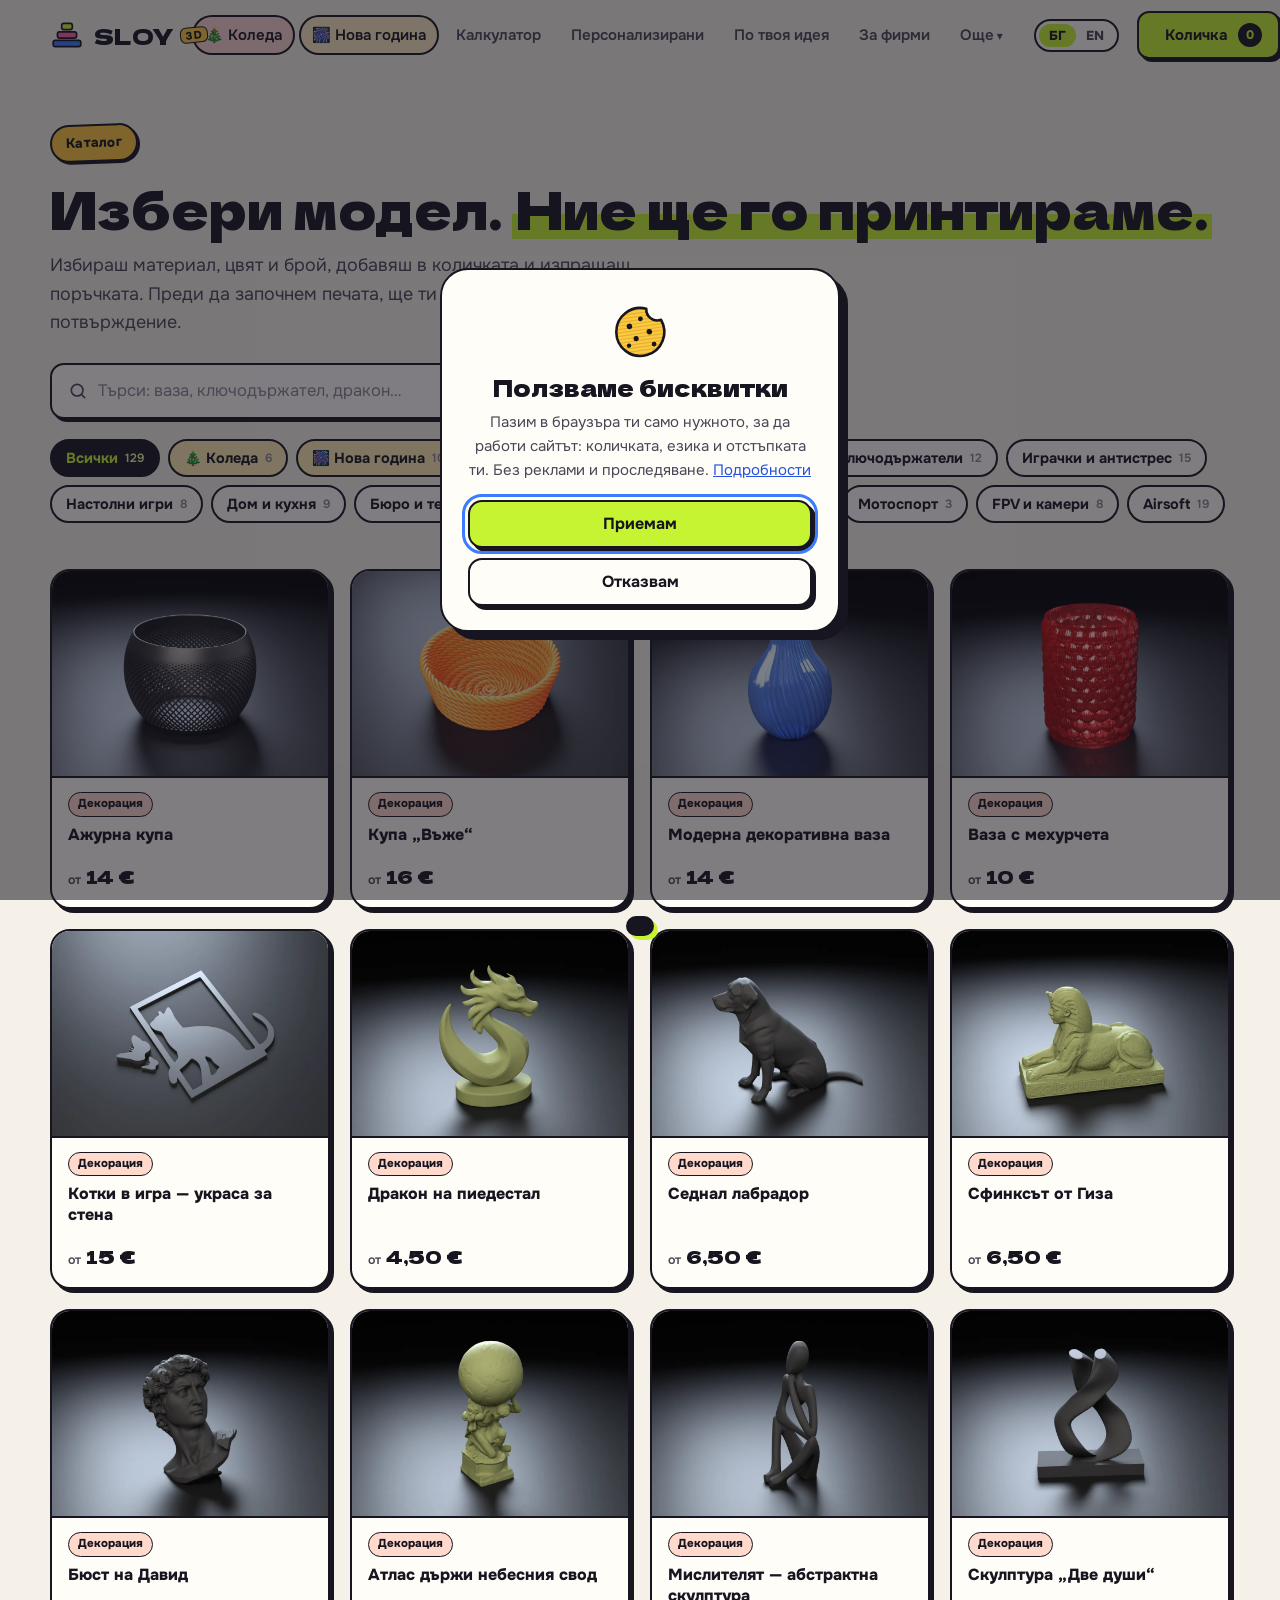
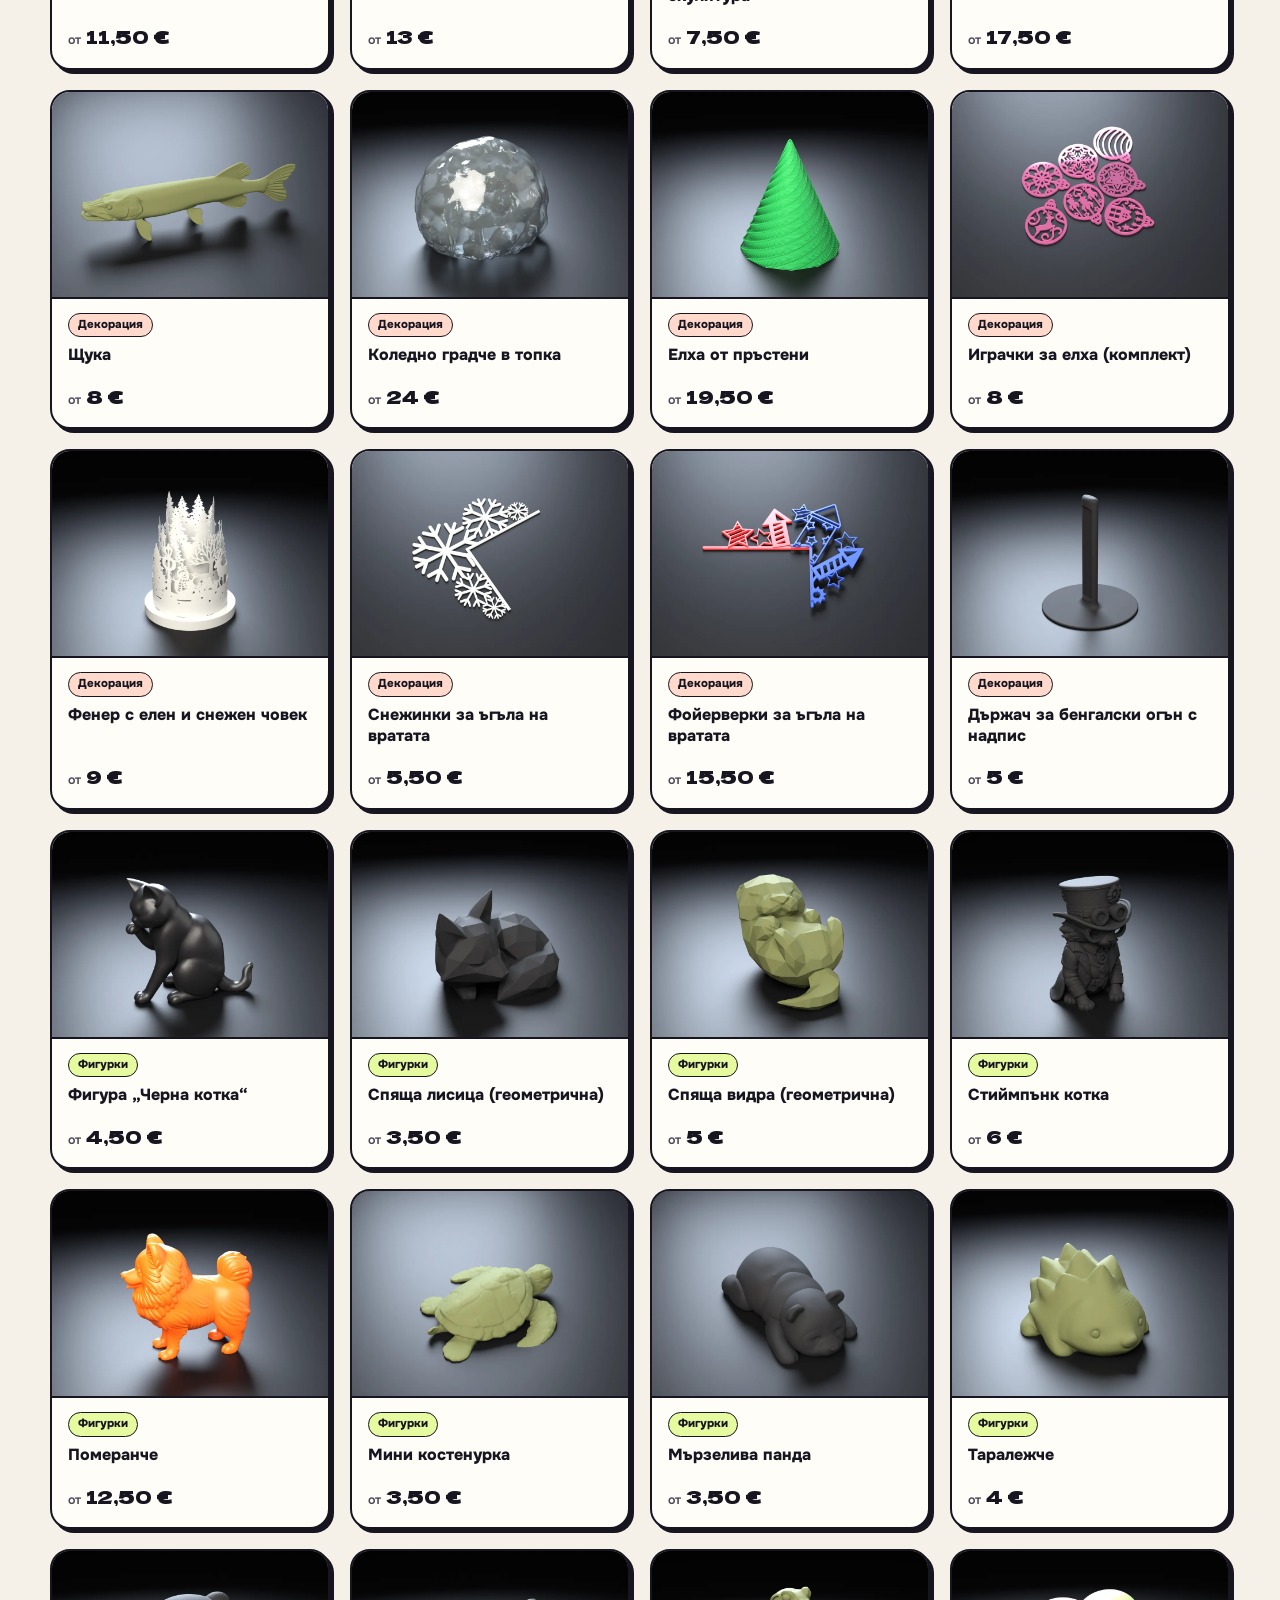
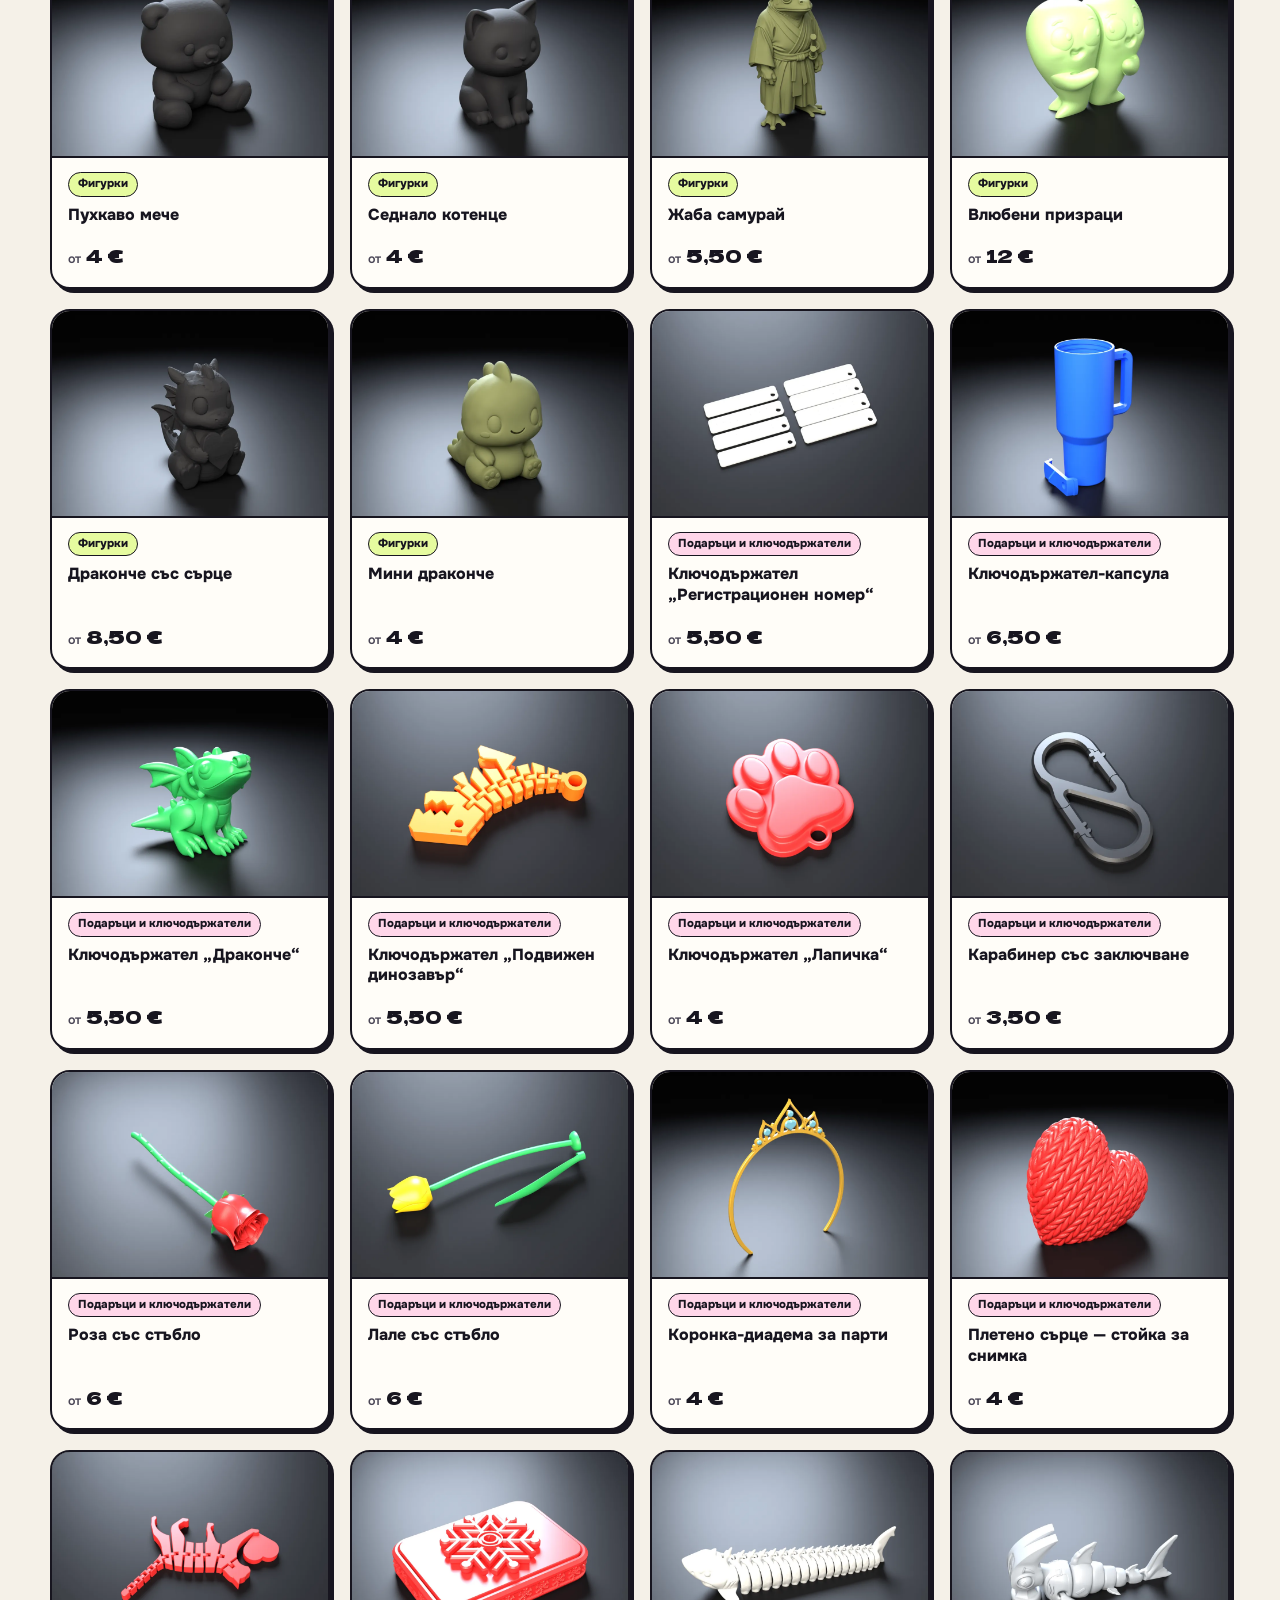
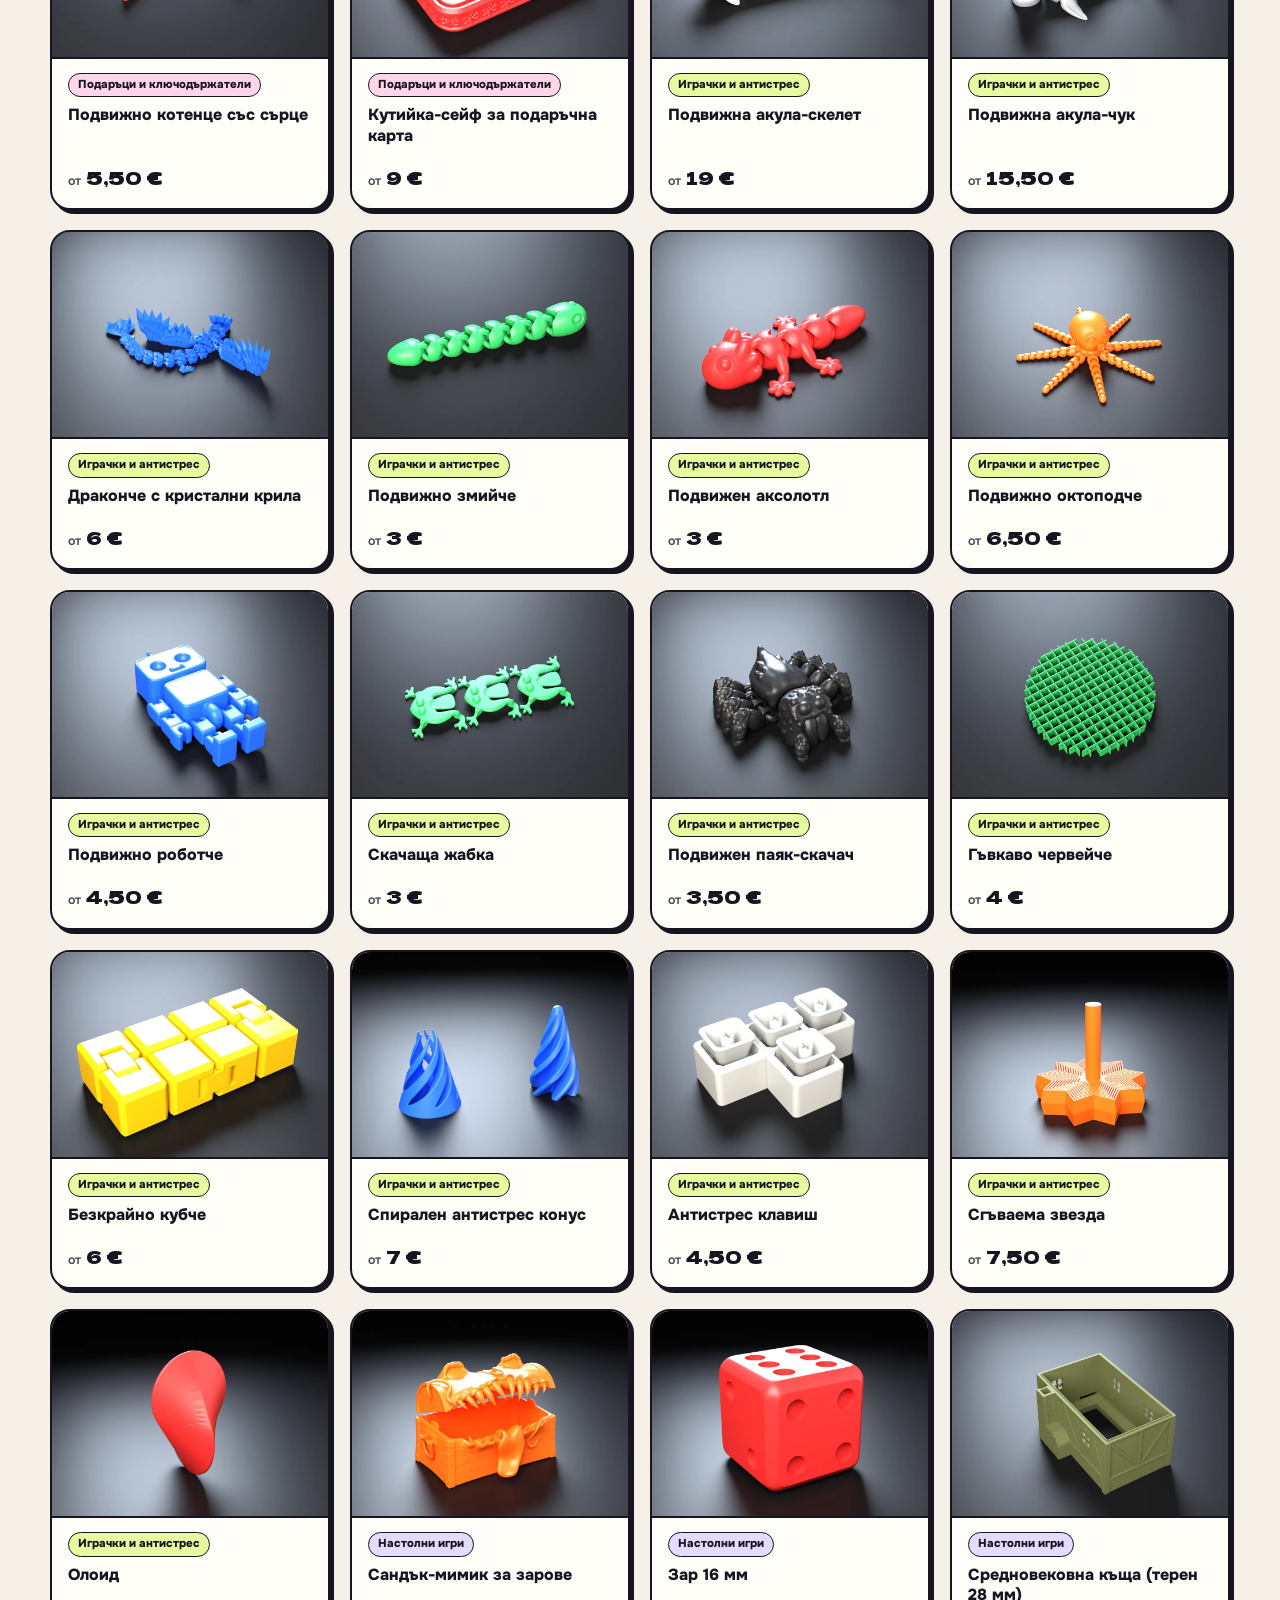
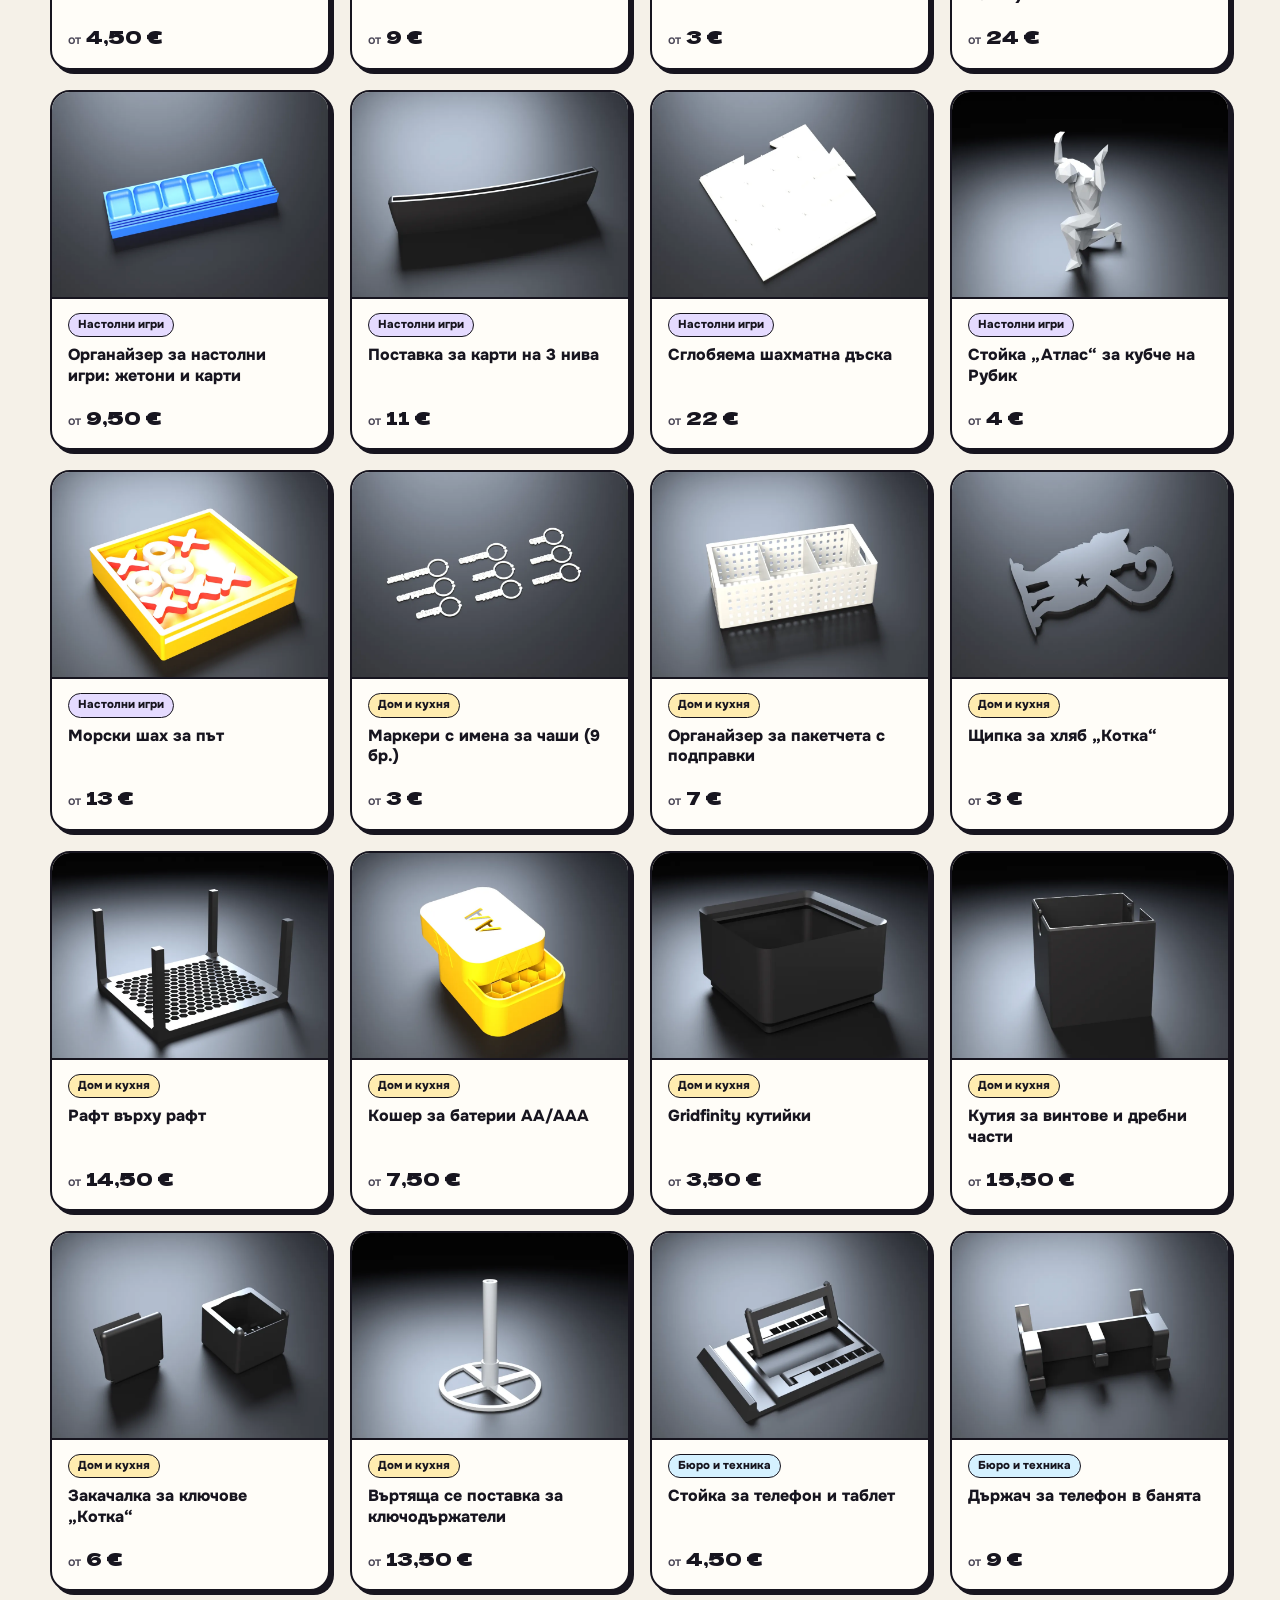
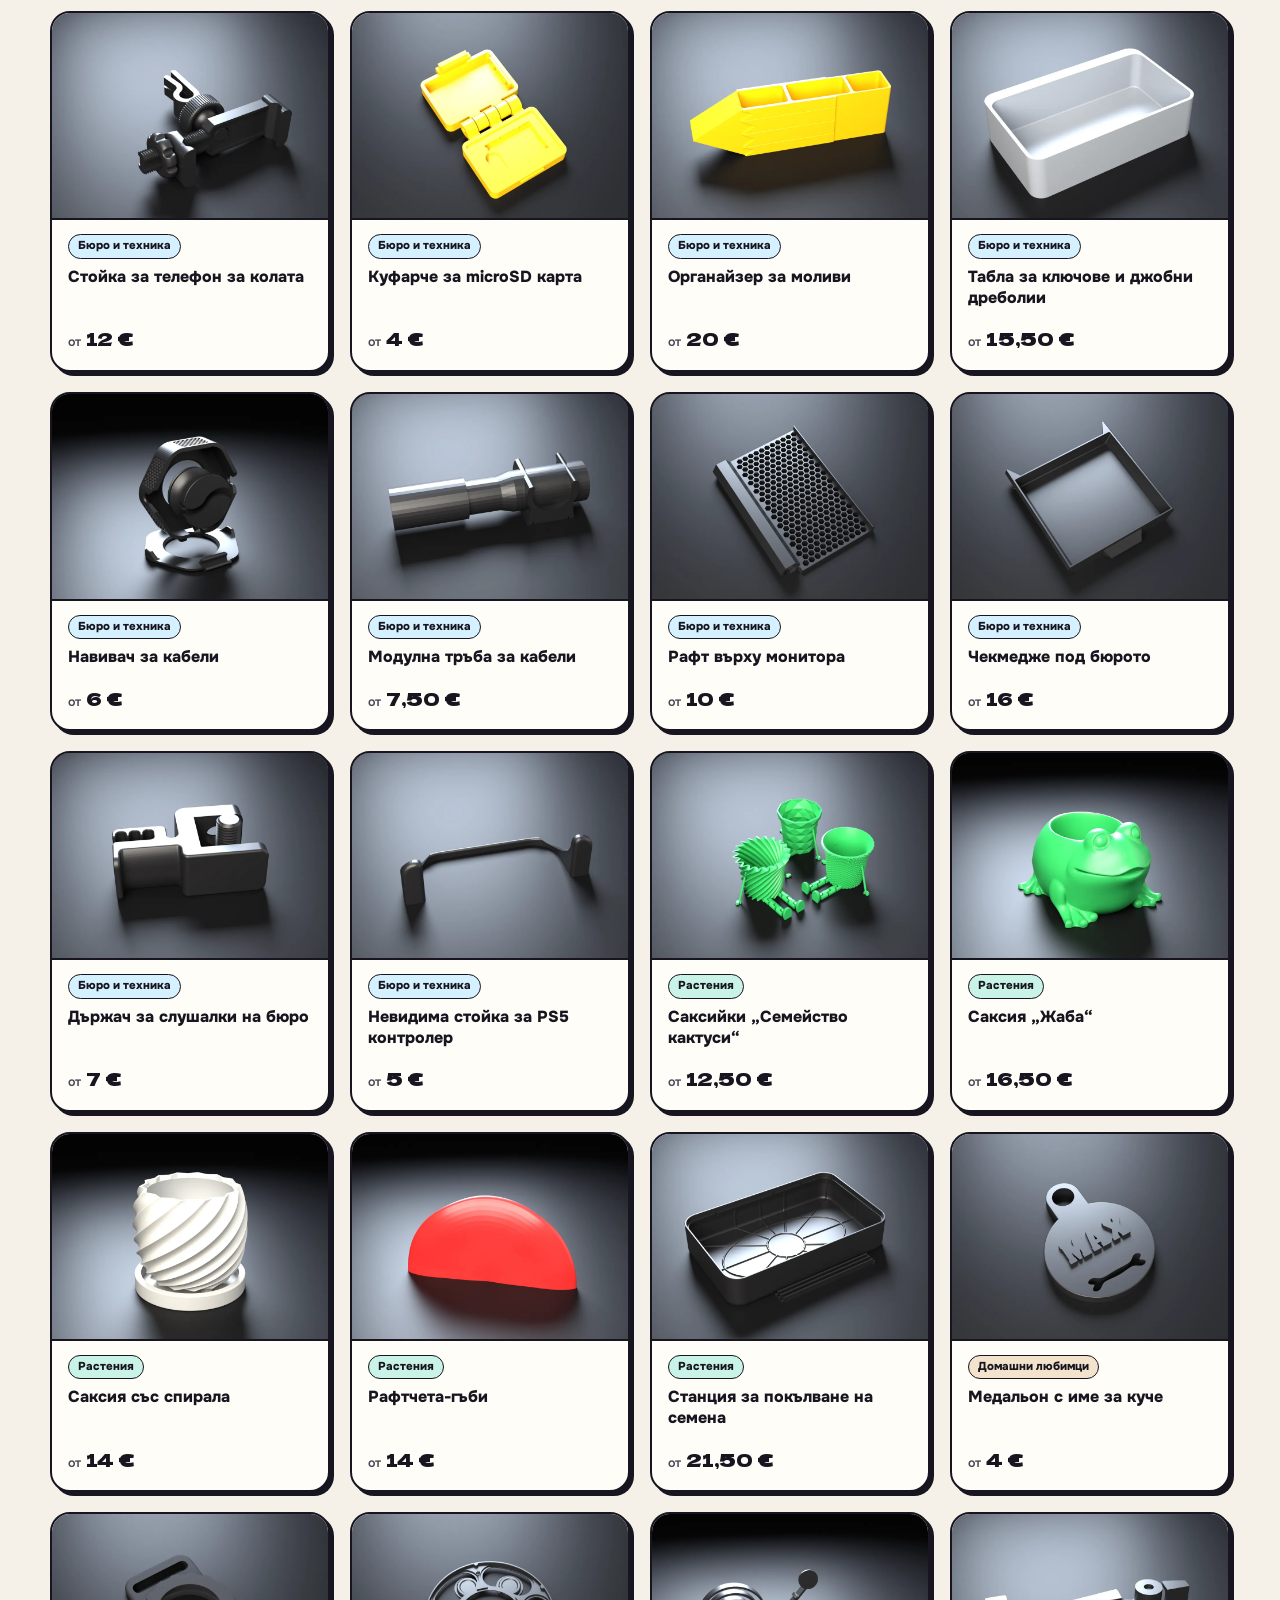
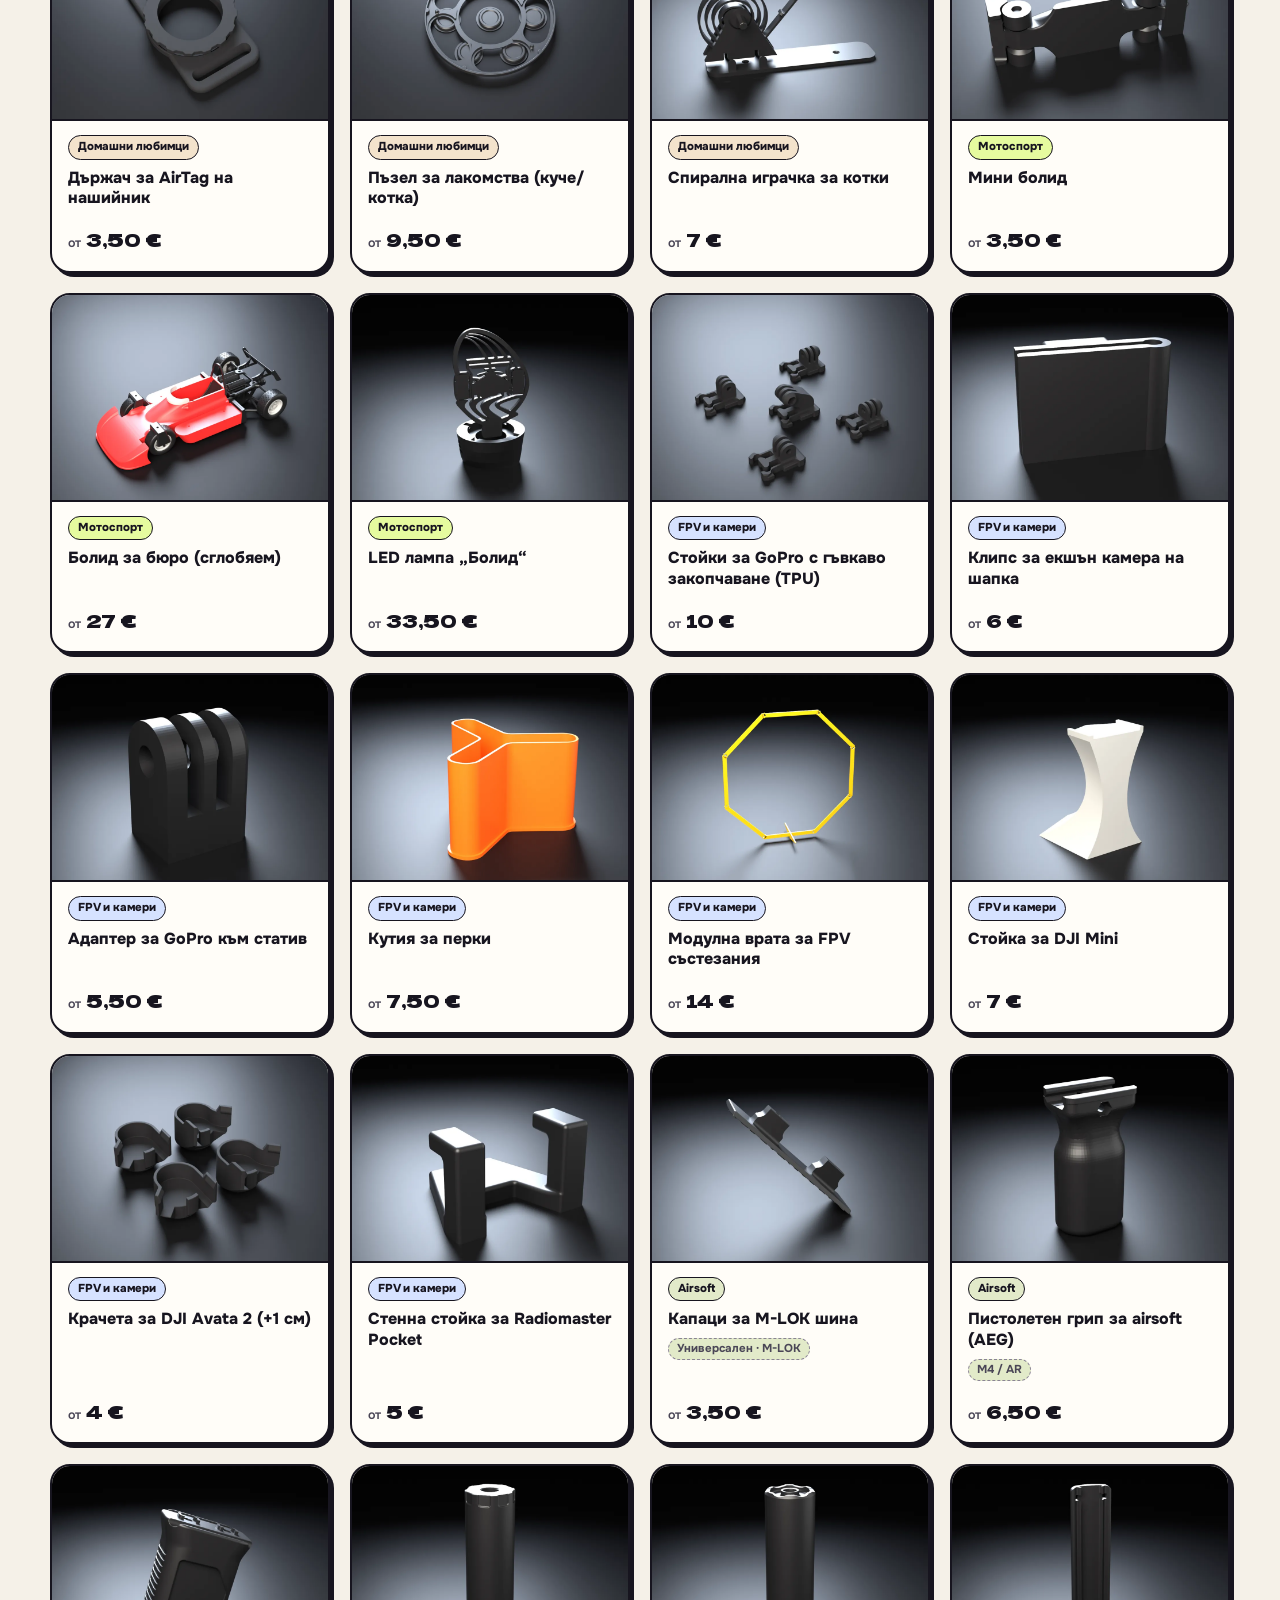
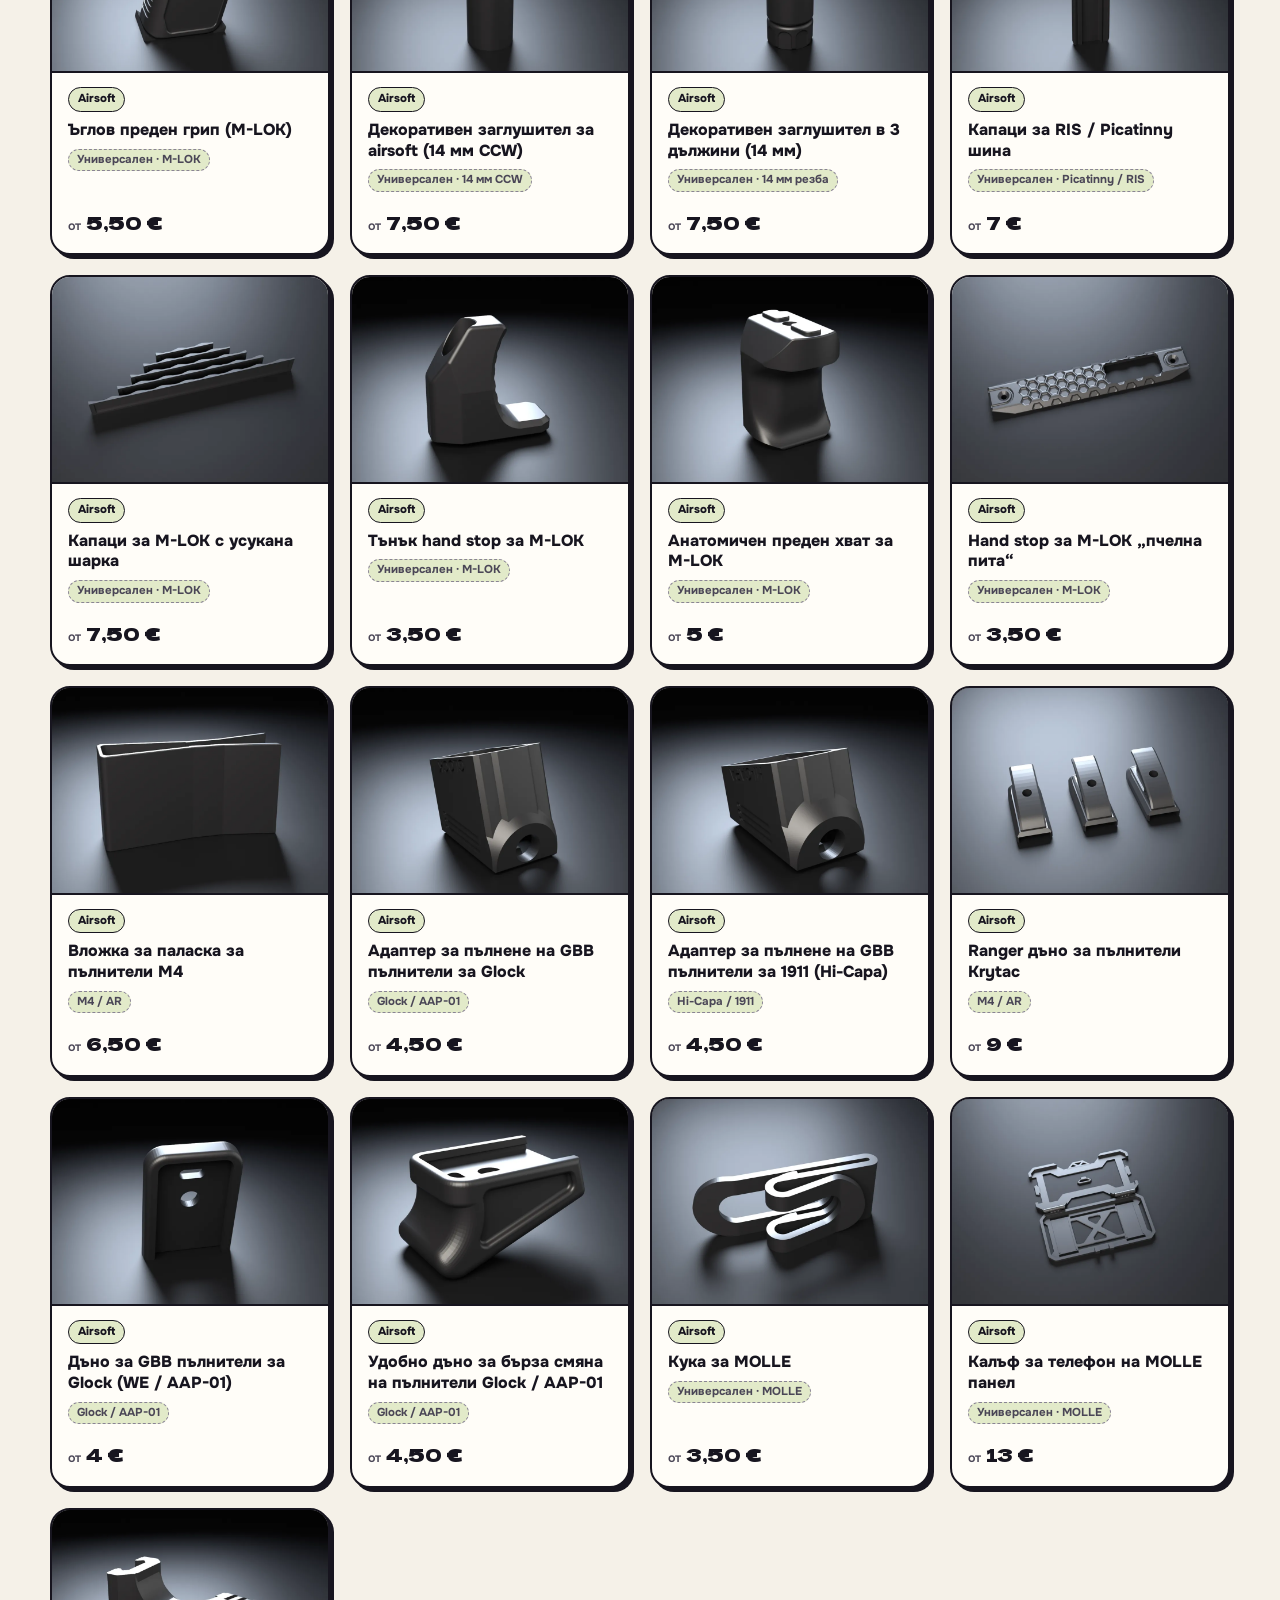
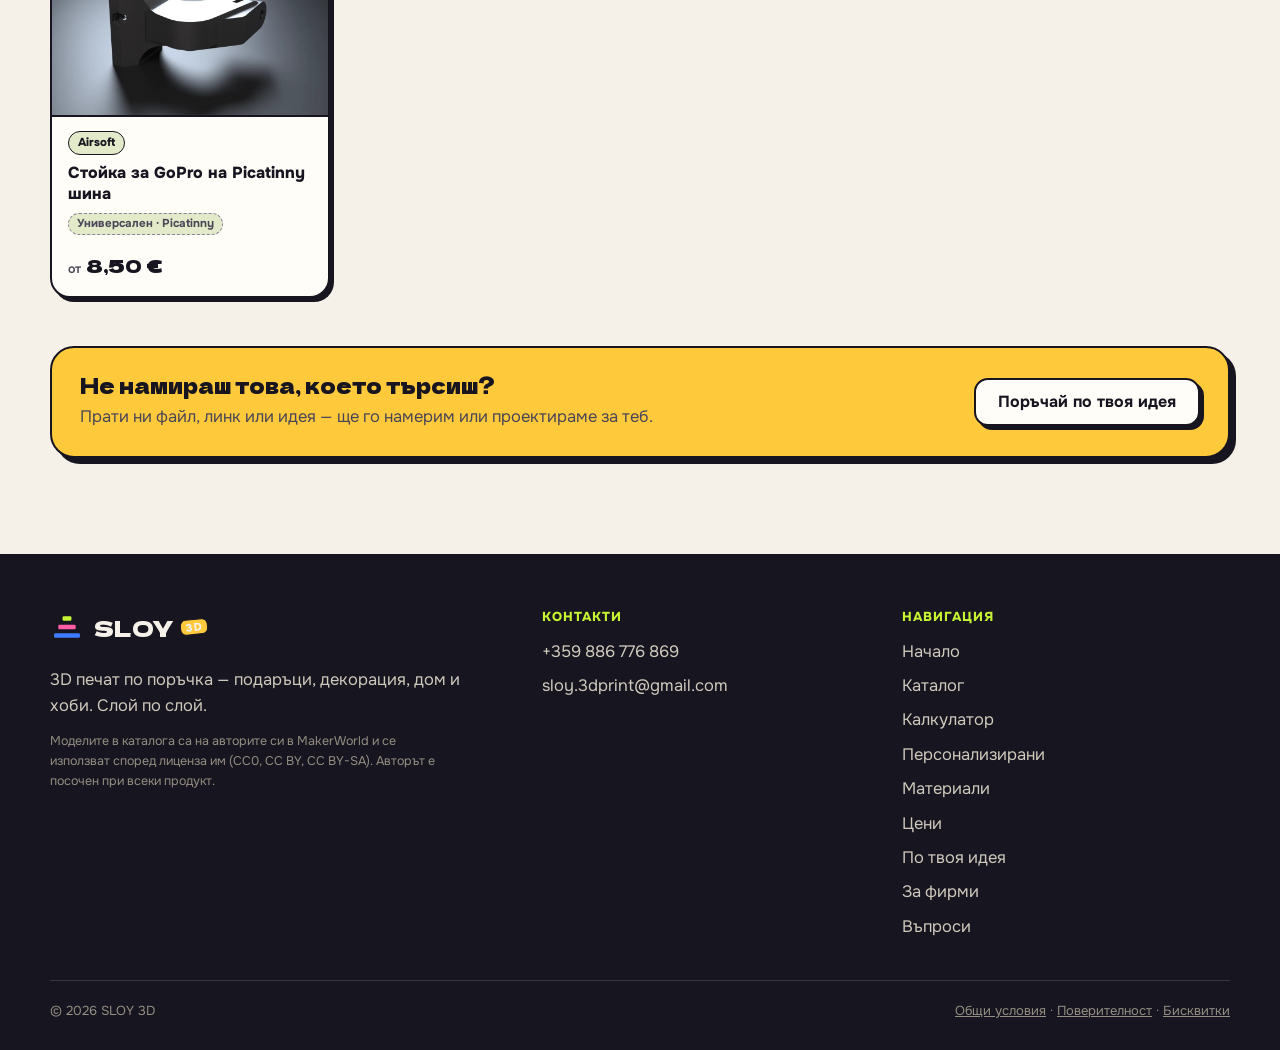
<file: katalog.html>
<!doctype html>
<html lang="bg">
<head>
  <meta charset="utf-8">
  <meta name="viewport" content="width=device-width, initial-scale=1">
  <link rel="canonical" href="https://sloy3d.pages.dev/katalog">
  <meta property="og:image" content="https://sloy3d.pages.dev/og.png">
  <meta property="og:image:width" content="1200">
  <meta property="og:image:height" content="630">
  <meta name="twitter:card" content="summary_large_image">
  <script>if (location.hostname.endsWith('github.io')) location.replace('https://sloy3d.pages.dev' + location.pathname.replace(/^\/sloy3d/, '') + location.search + location.hash);</script>
  <script>try{var l=new URLSearchParams(location.search).get('lang')||localStorage.getItem('sloy-lang');if(l==='en'){document.documentElement.classList.add('i18n-hide');setTimeout(function(){document.documentElement.classList.remove('i18n-hide')},1500)}}catch(e){}</script>
  <title>Каталог — SLOY 3D | 3D принтирани продукти по поръчка</title>
  <meta name="description" content="Избери модел, материал и цвят — ние го принтираме и ти го изпращаме с Еконт. Подаръци, декорация, играчки, органайзери за дома и още — над 120 модела.">
  <meta name="theme-color" content="#f5f1e8">
  <link rel="icon" href="favicon.svg" type="image/svg+xml">
  <meta property="og:type" content="website">
  <meta property="og:site_name" content="SLOY 3D">
  <meta property="og:title" content="Каталог — SLOY 3D">
  <meta property="og:description" content="Избери модел, материал и цвят — ние го принтираме и ти го изпращаме.">
  <meta property="og:locale" content="bg_BG">
  <link rel="preconnect" href="https://fonts.googleapis.com">
  <link rel="preconnect" href="https://fonts.gstatic.com" crossorigin>
  <link rel="stylesheet" href="https://fonts.googleapis.com/css2?family=Dela+Gothic+One&family=Onest:wght@400;500;600;700;800&display=swap">
  <link rel="stylesheet" href="styles.css">
  <script type="importmap">
    { "imports": {
      "three": "https://cdn.jsdelivr.net/npm/three@0.160.0/build/three.module.js",
      "three/addons/": "https://cdn.jsdelivr.net/npm/three@0.160.0/examples/jsm/"
    } }
  </script>
  <script src="i18n.js" defer></script>
  <script src="config.js" defer></script>
  <script src="products.js" defer></script>
  <script src="script.js" defer></script>
  <script src="shop.js" defer></script>
  <script src="catalog.js" defer></script>
</head>
<body>
  <a class="skip" href="#main">Към съдържанието</a>

  <header class="site-header">
    <div class="wrap header-inner">
      <a class="brand" href="index.html" aria-label="SLOY 3D — начало">
        <svg class="brand-mark" viewBox="0 0 32 32" aria-hidden="true">
          <rect x="3" y="21" width="26" height="6" rx="2" fill="currentColor" opacity=".45"/>
          <rect x="7" y="13" width="18" height="6" rx="2" fill="currentColor" opacity=".75"/>
          <rect x="11" y="5" width="10" height="6" rx="2" class="brand-top"/>
        </svg>
        <span class="brand-word">SLOY<span class="brand-3d">3D</span></span>
      </a>
      <nav class="nav" id="nav" aria-label="Основна навигация">
        <a class="nav-only-mobile" href="katalog.html" aria-current="page">Каталог</a>
        <a href="kalkulator.html">Калкулатор</a>
        <a href="personalizirani.html">Персонализирани</a>
        <a href="poruchka.html">По твоя идея</a>
        <a href="firmi.html">За фирми</a>
        <div class="nav-more">
          <button type="button" class="nav-more-btn" aria-expanded="false">Още</button>
          <div class="nav-more-list">
            <a href="materiali.html">Материали</a>
            <a href="ceni.html">Цени</a>
            <a href="vaprosi.html">Въпроси</a>
          </div>
        </div>
      </nav>
      <div class="lang-switch" role="group" aria-label="Език / Language">
        <button type="button" data-lang="bg" aria-pressed="true">БГ</button>
        <button type="button" data-lang="en" aria-pressed="false">EN</button>
      </div>
      <button class="btn btn-primary btn-sm header-cta cart-btn" type="button" data-open-cart aria-label="Количка">
        <svg viewBox="0 0 24 24" fill="none" stroke="currentColor" stroke-width="2" stroke-linecap="round" stroke-linejoin="round" aria-hidden="true"><path d="M3 4h2.2l2.3 11.2a1.5 1.5 0 0 0 1.5 1.2h8.6a1.5 1.5 0 0 0 1.5-1.1L21 8H6.2"/><circle cx="9.5" cy="20" r="1.3"/><circle cx="17.5" cy="20" r="1.3"/></svg>
        <span class="cart-label">Количка</span>
        <span class="cart-count" data-cart-count>0</span>
      </button>
      <button class="nav-toggle" type="button" aria-expanded="false" aria-controls="nav" aria-label="Меню">
        <span></span><span></span>
      </button>
    </div>
  </header>

  <main id="main">
    <section class="catalog-head">
      <div class="wrap">
        <p class="eyebrow mono" id="cat-eyebrow">Каталог</p>
        <h1 id="cat-title">Избери модел. <span class="accent">Ние ще го принтираме.</span></h1>
        <p class="lead" id="cat-lead">Избираш материал, цвят и брой, добавяш в количката и изпращаш поръчката. Преди да започнем печата, ще ти се обадим за потвърждение.</p>
        <div class="countdown" id="cat-countdown" role="timer" aria-live="off" hidden></div>
        <label class="search">
          <svg viewBox="0 0 24 24" fill="none" stroke="currentColor" stroke-width="2" stroke-linecap="round" aria-hidden="true"><circle cx="11" cy="11" r="7"/><path d="m20 20-3.5-3.5"/></svg>
          <input type="search" id="catalog-search" placeholder="Търси: ваза, ключодържател, дракон…" aria-label="Търсене в каталога">
        </label>
        <div class="filters" id="filters" aria-label="Категории"></div>
        <div class="subfilters" id="subfilters" aria-label="Подкатегории" hidden></div>
        <div class="subfilters fitfilters" id="fitfilters" aria-label="Пасва на" hidden></div>
      </div>
    </section>

    <section class="catalog">
      <div class="wrap">
        <div class="products" id="products"></div>
        <p class="no-results" id="no-results" hidden>Нищо не намерихме. Пробвай с друга дума — или <a href="poruchka.html">поръчай по твоя идея</a>.</p>
        <aside class="catalog-cta">
          <div>
            <h2>Не намираш това, което търсиш?</h2>
            <p>Прати ни файл, линк или идея — ще го намерим или проектираме за теб.</p>
          </div>
          <a class="btn btn-ghost" href="poruchka.html">Поръчай по твоя идея</a>
        </aside>
      </div>
    </section>
  </main>

  <footer class="site-footer">
    <div class="wrap footer-grid">
      <div>
        <a class="brand" href="index.html" aria-label="SLOY 3D — начало">
          <svg class="brand-mark" viewBox="0 0 32 32" aria-hidden="true">
            <rect x="3" y="21" width="26" height="6" rx="2" fill="currentColor" opacity=".45"/>
            <rect x="7" y="13" width="18" height="6" rx="2" fill="currentColor" opacity=".75"/>
            <rect x="11" y="5" width="10" height="6" rx="2" class="brand-top"/>
          </svg>
          <span class="brand-word">SLOY<span class="brand-3d">3D</span></span>
        </a>
        <p class="footer-tag">3D печат по поръчка — подаръци, декорация, дом и хоби. Слой по слой.</p>
        <p class="footer-credit">Моделите в каталога са на авторите си в MakerWorld и се използват според лиценза им (CC0, CC BY, CC BY-SA). Авторът е посочен при всеки продукт.</p>
      </div>
      <div>
        <h2>Контакти</h2>
        <ul>
          <li><a data-phone href="#"><span data-label></span></a></li>
          <li><a data-email href="#"><span data-label></span></a></li>
          <li><a data-instagram href="#" target="_blank" rel="noopener">Instagram</a></li>
          <li><a data-facebook href="#" target="_blank" rel="noopener">Facebook</a></li>
          <li><a data-tiktok href="#" target="_blank" rel="noopener">TikTok</a></li>
          <li><a data-youtube href="#" target="_blank" rel="noopener">YouTube</a></li>
          <li><a data-messenger href="#" target="_blank" rel="noopener">Messenger</a></li>
        </ul>
      </div>
      <div>
        <h2>Навигация</h2>
        <ul>
          <li><a href="index.html">Начало</a></li>
          <li><a href="katalog.html">Каталог</a></li>
          <li><a href="kalkulator.html">Калкулатор</a></li>
          <li><a href="personalizirani.html">Персонализирани</a></li>
          <li><a href="materiali.html">Материали</a></li>
          <li><a href="ceni.html">Цени</a></li>
          <li><a href="poruchka.html">По твоя идея</a></li>
          <li><a href="firmi.html">За фирми</a></li>
          <li><a href="vaprosi.html">Въпроси</a></li>
        </ul>
      </div>
    </div>
    <div class="wrap footer-bottom">
      <span>© <span data-year>2026</span> SLOY 3D</span>
      <span data-company></span>
      <span class="legal-links"><a href="obshti-usloviya.html">Общи условия</a> · <a href="poveritelnost.html">Поверителност</a> · <a href="poveritelnost.html#biskvitki" data-cookie-settings>Бисквитки</a></span>
    </div>
  </footer>

  <!-- Панел на продукта -->
  <div class="drawer" id="product-drawer" hidden>
    <div class="drawer-backdrop" data-close></div>
    <div class="drawer-panel" role="dialog" aria-modal="true" aria-labelledby="pd-title">
      <div class="drawer-top">
        <button class="drawer-close" type="button" data-close aria-label="Затвори">
          <svg viewBox="0 0 24 24" fill="none" stroke="currentColor" stroke-width="2" stroke-linecap="round" aria-hidden="true"><path d="M6 6l12 12M18 6 6 18"/></svg>
        </button>
      </div>
      <div class="pd-media">
        <img id="pd-img" alt="" referrerpolicy="no-referrer">
        <div class="pd-3d" id="pd-3d" hidden></div>
        <div class="pd-views" id="pd-views" role="group" aria-label="Изглед" hidden>
          <button type="button" data-view="photo" aria-pressed="true">Снимка</button>
          <button type="button" data-view="3d" aria-pressed="false" hidden>3D</button>
          <button type="button" data-view="author" aria-pressed="false" title="Снимка от автора на модела — реален принт" hidden>Автор</button>
        </div>
        <p class="pd-3d-hint mono" id="pd-3d-hint" hidden>Върти с мишката или пръста · приближавай с колелцето</p>
      </div>
      <div class="drawer-body">
        <p class="pd-cat mono" id="pd-cat"></p>
        <h2 id="pd-title"></h2>
        <p class="pd-desc" id="pd-desc"></p>
        <p class="pd-assembly" id="pd-assembly" hidden></p>
        <p class="pd-dims" id="pd-dims" hidden></p>

        <div class="pd-fit" id="pd-fit" hidden>
          <p class="pd-fit-on" id="pd-fit-on"></p>
          <p><strong>Пасва или препринтираме безплатно.</strong> Ако частта не пасне на репликата ти, пиши ни до 14 дни от получаването със снимка — коригираме мерките и я печатаме наново без пари.</p>
          <a href="vaprosi.html#pasva">Как работи →</a>
        </div>

        <div class="opt" id="pd-size-opt" hidden>
          <div class="opt-head"><span>Размер</span><span class="opt-hint">задръж мишката върху размера, за да видиш мерките</span></div>
          <div class="chips" id="pd-sizes" role="radiogroup" aria-label="Размер"></div>
          <p class="opt-note" id="pd-size-info"></p>
        </div>

        <div class="opt">
          <div class="opt-head"><span>Материал</span><span class="opt-hint">задръж мишката върху материала за повече</span></div>
          <div class="materials" id="pd-materials" role="radiogroup" aria-label="Материал"></div>
          <p class="opt-note">★ — препоръчан за този продукт</p>
        </div>

        <div class="opt">
          <div class="opt-head"><span>Цвят</span><span class="opt-value" id="pd-color-name"></span></div>
          <div class="swatches" id="pd-colors" role="radiogroup" aria-label="Цвят"></div>
          <p class="opt-note">Ако цветът липсва за избрания материал, ще ти предложим най-близкия.</p>
        </div>

        <div class="opt">
          <div class="opt-head"><span>Брой цветове</span><span class="opt-hint">многоцветен печат с AMS</span></div>
          <div class="chips" id="pd-ncolors" role="radiogroup" aria-label="Брой цветове"></div>
          <div class="extra-colors" id="pd-extra-colors"></div>
        </div>

        <div class="opt pd-options" id="pd-options" hidden></div>

        <div class="opt opt-row">
          <div>
            <div class="opt-head"><span>Брой</span></div>
            <div class="stepper">
              <button type="button" id="pd-minus" aria-label="По-малко">−</button>
              <input id="pd-qty" value="1" inputmode="numeric" aria-label="Брой">
              <button type="button" id="pd-plus" aria-label="Повече">+</button>
            </div>
          </div>
          <div class="pd-price-box">
            <span class="opt-head">Цена</span>
            <strong id="pd-price"></strong>
            <span class="pd-unit" id="pd-unit"></span>
          </div>
        </div>

        <label class="field pd-note"><span>Бележка (по желание)</span><textarea id="pd-note" rows="2" placeholder="Надпис, размер, специално желание…"></textarea></label>

        <button class="btn btn-primary btn-block" type="button" id="pd-add">Добави в количката</button>
        <p class="credit" id="pd-credit"></p>
      </div>
    </div>
  </div>

  <!-- Количка и поръчка -->
  <div class="drawer" id="cart-drawer" hidden>
    <div class="drawer-backdrop" data-close></div>
    <div class="drawer-panel" role="dialog" aria-modal="true" aria-labelledby="cart-title">
      <div class="drawer-top">
        <button class="drawer-close" type="button" data-close aria-label="Затвори">
          <svg viewBox="0 0 24 24" fill="none" stroke="currentColor" stroke-width="2" stroke-linecap="round" aria-hidden="true"><path d="M6 6l12 12M18 6 6 18"/></svg>
        </button>
      </div>
      <div class="drawer-body drawer-body-pad">
        <div id="cart-view">
          <h2 id="cart-title">Количка</h2>
          <div id="cart-items"></div>
          <div class="cart-empty" id="cart-empty">
            <p>Количката е празна.</p>
            <button class="btn btn-ghost" type="button" data-close>Разгледай каталога</button>
          </div>
          <div class="cart-summary" id="cart-summary">
            <div class="order-extras" id="cart-extras"></div>
            <div class="sum-row"><span>Общо</span><strong data-cart-total></strong></div>
            <p class="sum-note">Доставка с Еконт — безплатна над 30 €.</p>
            <button class="btn btn-primary btn-block" type="button" id="to-checkout">Към поръчката</button>
          </div>
        </div>

        <form id="checkout-form" novalidate hidden>
          <button class="back-link" type="button" id="back-to-cart">← Обратно към количката</button>
          <h2>Данни за доставка</h2>
          <label class="field"><span>Име и фамилия *</span><input name="name" required autocomplete="name"></label>
          <div class="field-row">
            <label class="field"><span>Телефон *</span><input name="phone" type="tel" required autocomplete="tel" inputmode="tel"></label>
            <label class="field"><span>Имейл *</span><input name="email" type="email" required autocomplete="email"></label>
          </div>
          <fieldset class="field">
            <legend>Доставка *</legend>
            <div class="chips">
              <label class="chip"><input type="radio" name="delivery" value="Офис на Еконт" checked><span>Офис на Еконт</span></label>
              <label class="chip"><input type="radio" name="delivery" value="До адрес"><span>До адрес</span></label>
            </div>
          </fieldset>
          <div class="field-row">
            <label class="field"><span>Град *</span><input name="city" required autocomplete="address-level2"></label>
            <label class="field"><span data-address-label>Офис *</span><input name="address" required placeholder="напр. офис Младост 1"></label>
          </div>
          <fieldset class="field">
            <legend>Плащане</legend>
            <div class="chips">
              <label class="chip"><input type="radio" name="payment" value="Наложен платеж" checked><span>Наложен платеж</span></label>
            </div>
          </fieldset>
          <label class="field"><span>Бележка към поръчката</span><textarea name="note" rows="2" placeholder="Срок, удобно време за обаждане…"></textarea></label>
          <input type="checkbox" name="botcheck" class="hp" tabindex="-1" autocomplete="off" aria-hidden="true">

          <div class="sum-row checkout-sum"><span>Общо</span><strong data-cart-total></strong></div>
          <div class="sum-lines" data-sum-lines></div>
          <p class="sum-note">Ще ти се обадим за потвърждение, преди да започнем печата.</p>
          <label class="consent"><input type="checkbox" name="consent" required><span>Приемам <a href="obshti-usloviya.html" target="_blank">Общите условия</a> и <a href="poveritelnost.html" target="_blank">Политиката за поверителност</a> *</span></label>
          <button class="btn btn-primary btn-block" type="submit">Изпрати поръчката</button>
          <p class="form-status" role="status" aria-live="polite"></p>
          <p class="form-privacy">Използваме данните ти само за да изпълним и доставим поръчката.</p>
        </form>

        <div class="success" id="checkout-success" hidden>
          <svg viewBox="0 0 48 48" fill="none" stroke="currentColor" stroke-width="3" stroke-linecap="round" stroke-linejoin="round" aria-hidden="true"><circle cx="24" cy="24" r="20"/><path d="m15 24.5 6 6 12-13"/></svg>
          <h3>Поръчката е изпратена!</h3>
          <p>Номер: <strong class="mono" id="order-no"></strong><br>Ще ти се обадим до 24 часа за потвърждение.</p>
          <button class="btn btn-ghost" type="button" data-close>Към каталога</button>
        </div>
      </div>
    </div>
  </div>

  <div class="mat-tip" id="mat-tip" role="tooltip" hidden></div>
  <div class="toast" id="toast" role="status" aria-live="polite"></div>
</body>
</html>
</file>
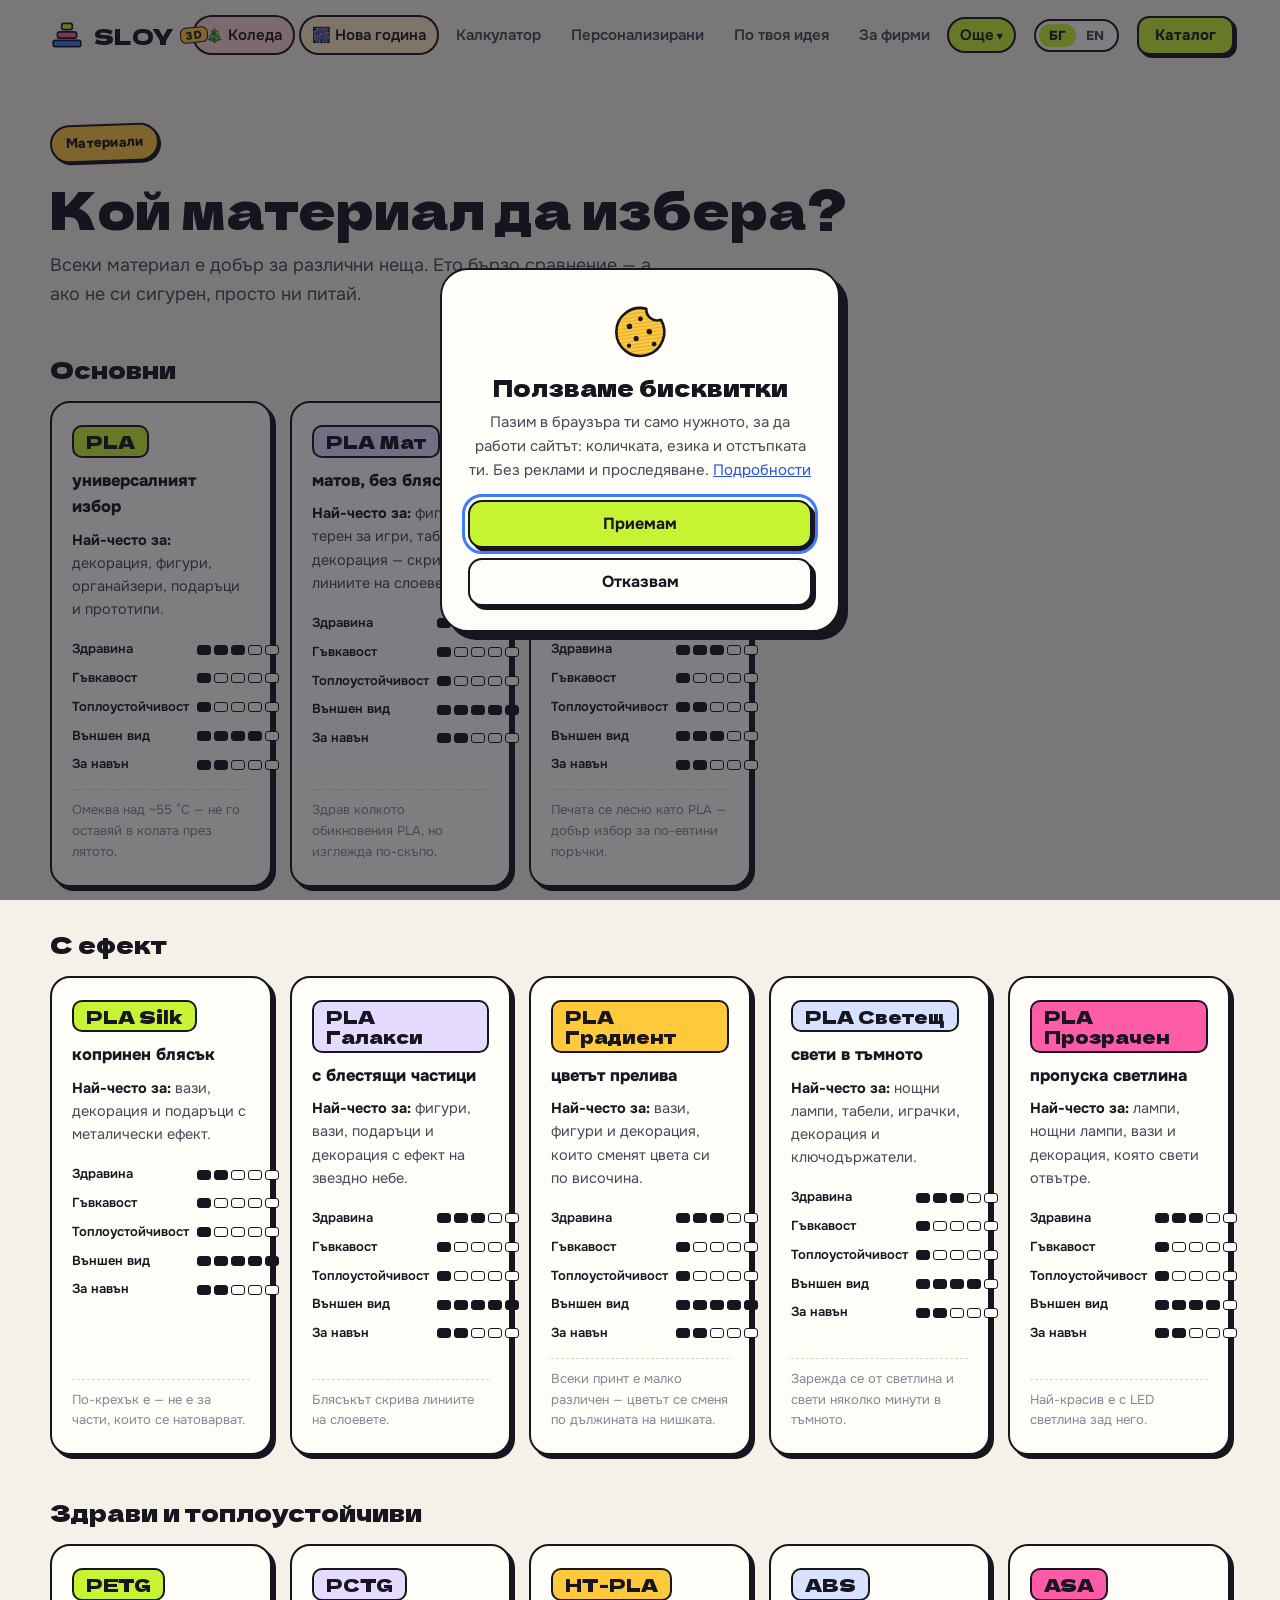
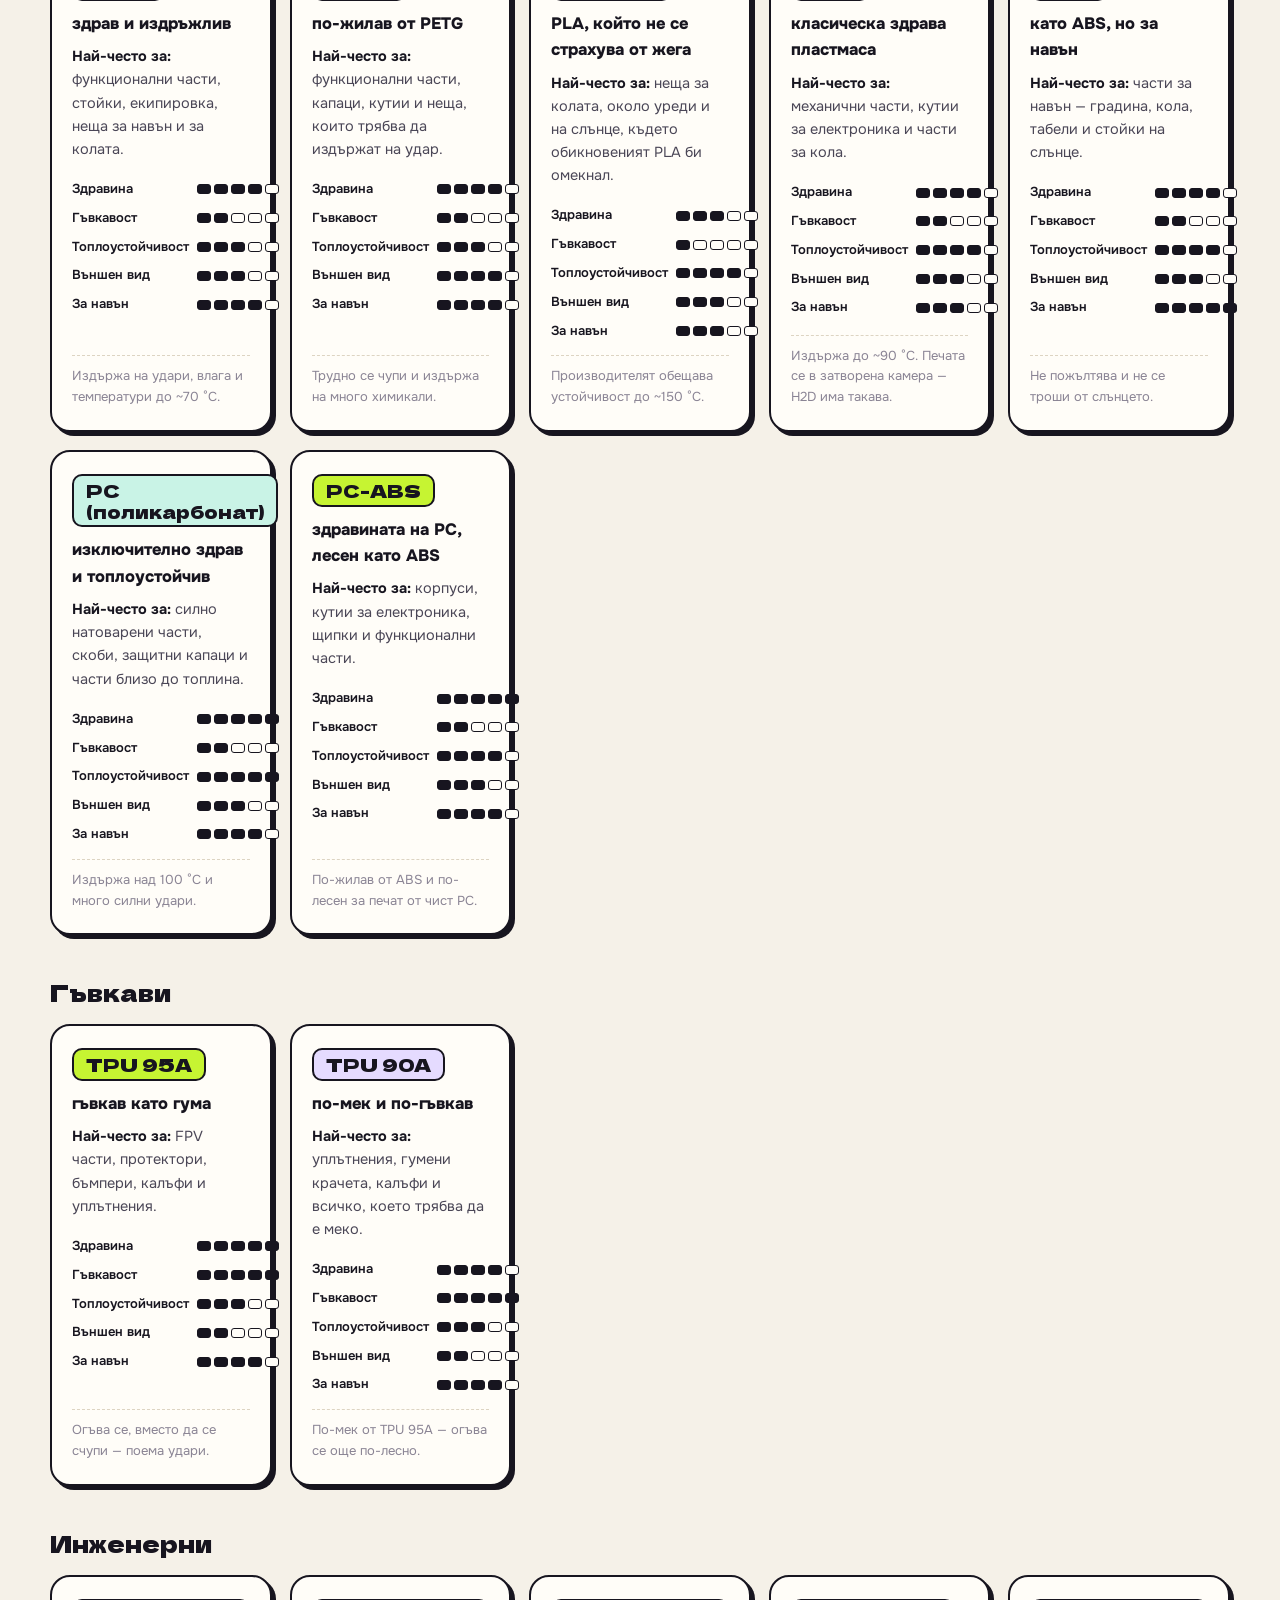
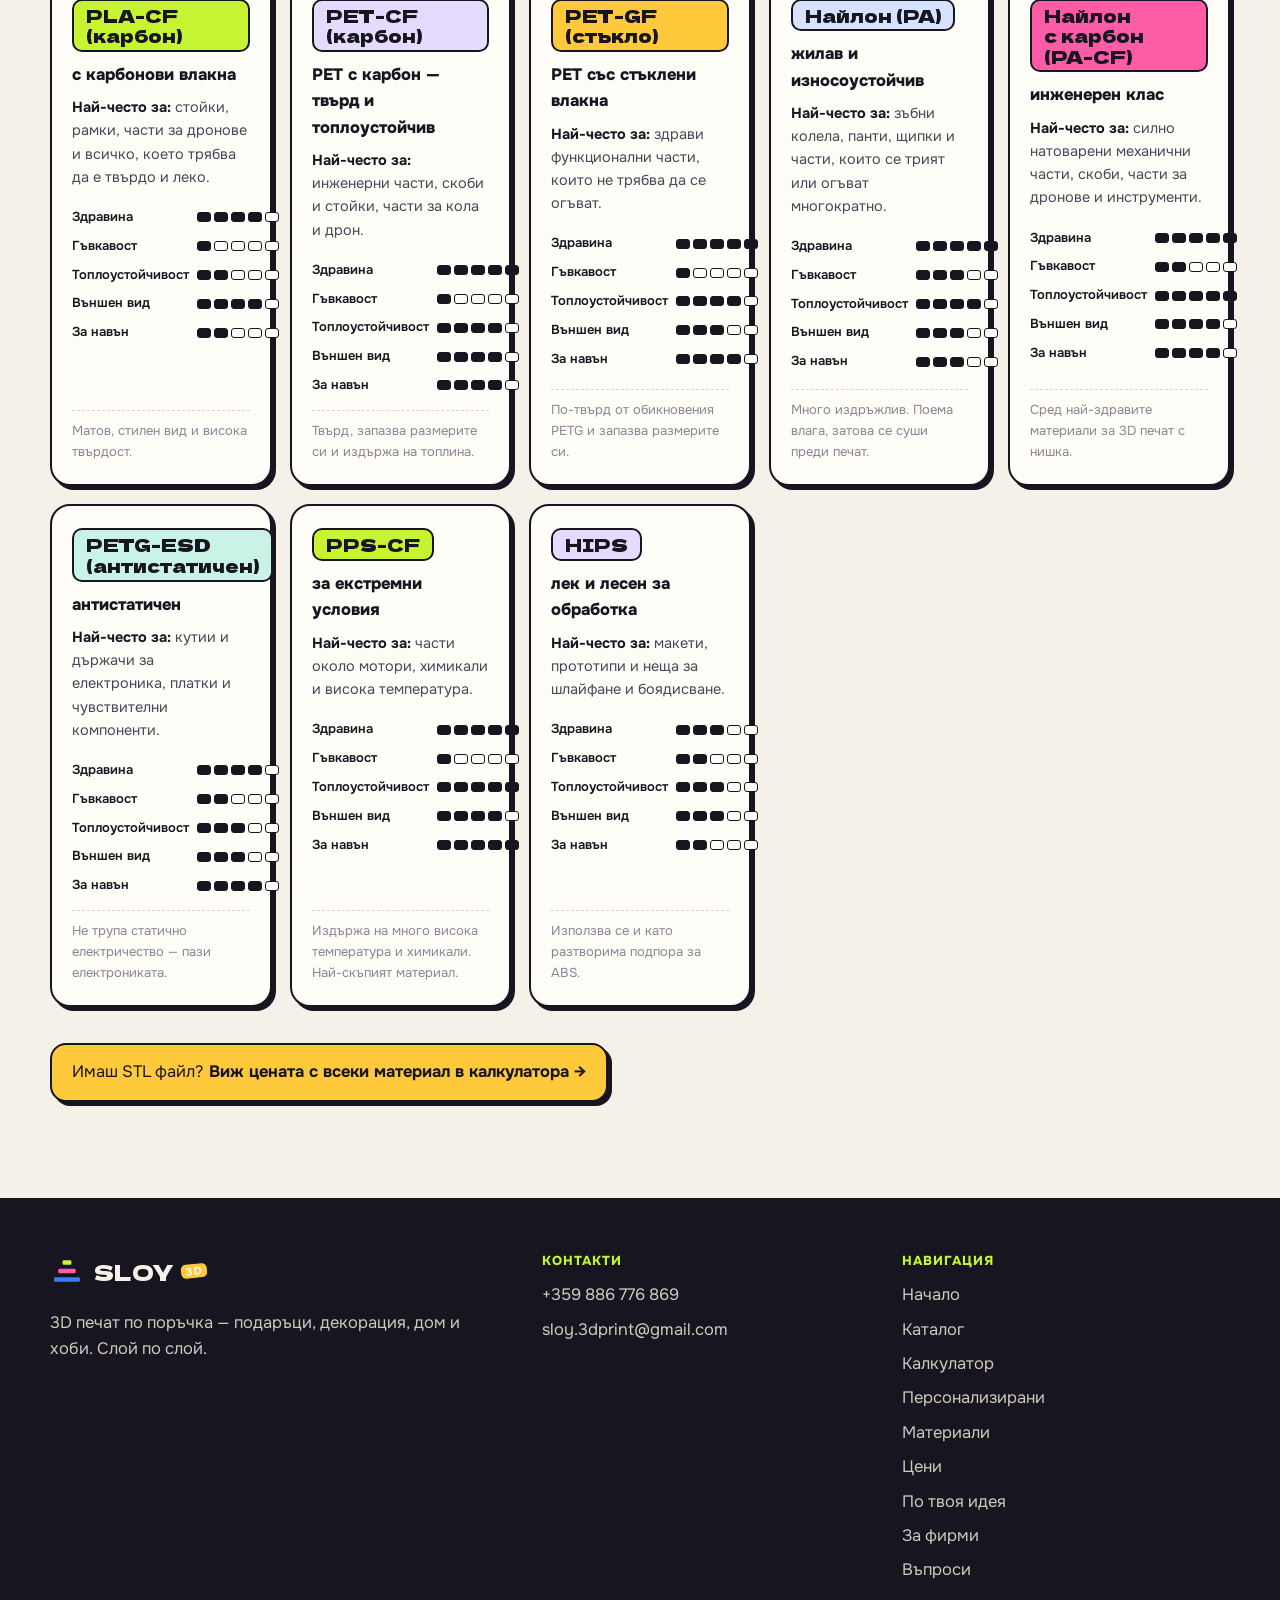
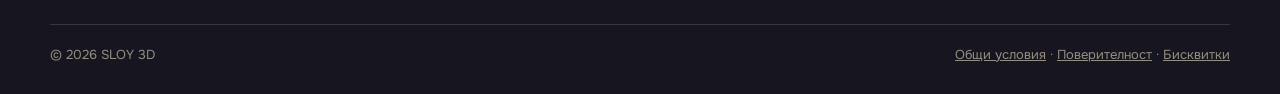
<file: materiali.html>
<!doctype html>
<html lang="bg">
<head>
  <meta charset="utf-8">
  <meta name="viewport" content="width=device-width, initial-scale=1">
  <link rel="canonical" href="https://sloy3d.pages.dev/materiali">
  <meta property="og:image" content="https://sloy3d.pages.dev/og.png">
  <meta property="og:image:width" content="1200">
  <meta property="og:image:height" content="630">
  <meta name="twitter:card" content="summary_large_image">
  <script>if (location.hostname.endsWith('github.io')) location.replace('https://sloy3d.pages.dev' + location.pathname.replace(/^\/sloy3d/, '') + location.search + location.hash);</script>
  <script>try{var l=new URLSearchParams(location.search).get('lang')||localStorage.getItem('sloy-lang');if(l==='en'){document.documentElement.classList.add('i18n-hide');setTimeout(function(){document.documentElement.classList.remove('i18n-hide')},1500)}}catch(e){}</script>
  <title>Материали за 3D печат — SLOY 3D | PLA, PETG, TPU и още</title>
  <meta name="description" content="Сравнение на 25 материала за 3D печат — PLA, PETG, ABS, ASA, PC, TPU, найлон, карбон и още. Кой за какво е най-подходящ.">
  <meta name="theme-color" content="#f5f1e8">
  <link rel="icon" href="favicon.svg" type="image/svg+xml">
  <meta property="og:type" content="website">
  <meta property="og:site_name" content="SLOY 3D">
  <meta property="og:title" content="Материали за 3D печат — SLOY 3D | PLA, PETG, TPU и още">
  <meta property="og:description" content="Сравнение на 25 материала за 3D печат — PLA, PETG, ABS, ASA, PC, TPU, найлон, карбон и още. Кой за какво е най-подходящ.">
  <meta property="og:locale" content="bg_BG">
  <link rel="preconnect" href="https://fonts.googleapis.com">
  <link rel="preconnect" href="https://fonts.gstatic.com" crossorigin>
  <link rel="stylesheet" href="https://fonts.googleapis.com/css2?family=Dela+Gothic+One&family=Onest:wght@400;500;600;700;800&display=swap">
  <link rel="stylesheet" href="styles.css">
  <script src="i18n.js" defer></script>
  <script src="config.js" defer></script>
  <script src="products.js" defer></script>
  <script src="script.js" defer></script>
</head>
<body>
  <a class="skip" href="#main">Към съдържанието</a>

  <header class="site-header">
    <div class="wrap header-inner">
      <a class="brand" href="index.html" aria-label="SLOY 3D — начало">
        <svg class="brand-mark" viewBox="0 0 32 32" aria-hidden="true">
          <rect x="3" y="21" width="26" height="6" rx="2" fill="currentColor" opacity=".45"/>
          <rect x="7" y="13" width="18" height="6" rx="2" fill="currentColor" opacity=".75"/>
          <rect x="11" y="5" width="10" height="6" rx="2" class="brand-top"/>
        </svg>
        <span class="brand-word">SLOY<span class="brand-3d">3D</span></span>
      </a>
      <nav class="nav" id="nav" aria-label="Основна навигация">
        <a class="nav-only-mobile" href="katalog.html">Каталог</a>
        <a href="kalkulator.html">Калкулатор</a>
        <a href="personalizirani.html">Персонализирани</a>
        <a href="poruchka.html">По твоя идея</a>
        <a href="firmi.html">За фирми</a>
        <div class="nav-more">
          <button type="button" class="nav-more-btn" aria-expanded="false">Още</button>
          <div class="nav-more-list">
            <a href="materiali.html" aria-current="page">Материали</a>
            <a href="ceni.html">Цени</a>
            <a href="vaprosi.html">Въпроси</a>
          </div>
        </div>
      </nav>
      <div class="lang-switch" role="group" aria-label="Език / Language">
        <button type="button" data-lang="bg" aria-pressed="true">БГ</button>
        <button type="button" data-lang="en" aria-pressed="false">EN</button>
      </div>
      <a class="btn btn-primary btn-sm header-cta" href="katalog.html">Каталог</a>
      <button class="nav-toggle" type="button" aria-expanded="false" aria-controls="nav" aria-label="Меню">
        <span></span><span></span>
      </button>
    </div>
  </header>

  <main id="main">
    <section class="page-head">
      <div class="wrap">
        <p class="eyebrow">Материали</p>
        <h1>Кой материал да избера?</h1>
        <p class="lead">Всеки материал е добър за различни неща. Ето бързо сравнение — а ако не си сигурен, просто ни питай.</p>
      </div>
    </section>
    <section class="section">
      <div class="wrap">
        <div class="mat-sections" id="mat-compare"></div>
        <a class="calc-cta" href="kalkulator.html">Имаш STL файл? <strong>Виж цената с всеки материал в калкулатора →</strong></a>
      </div>
    </section>
  </main>

  <footer class="site-footer">
    <div class="wrap footer-grid">
      <div>
        <a class="brand" href="index.html" aria-label="SLOY 3D — начало">
          <svg class="brand-mark" viewBox="0 0 32 32" aria-hidden="true">
            <rect x="3" y="21" width="26" height="6" rx="2" fill="currentColor" opacity=".45"/>
            <rect x="7" y="13" width="18" height="6" rx="2" fill="currentColor" opacity=".75"/>
            <rect x="11" y="5" width="10" height="6" rx="2" class="brand-top"/>
          </svg>
          <span class="brand-word">SLOY<span class="brand-3d">3D</span></span>
        </a>
        <p class="footer-tag">3D печат по поръчка — подаръци, декорация, дом и хоби. Слой по слой.</p>
      </div>
      <div>
        <h2>Контакти</h2>
        <ul>
          <li><a data-phone href="#"><span data-label></span></a></li>
          <li><a data-email href="#"><span data-label></span></a></li>
          <li><a data-instagram href="#" target="_blank" rel="noopener">Instagram</a></li>
          <li><a data-facebook href="#" target="_blank" rel="noopener">Facebook</a></li>
          <li><a data-tiktok href="#" target="_blank" rel="noopener">TikTok</a></li>
          <li><a data-youtube href="#" target="_blank" rel="noopener">YouTube</a></li>
          <li><a data-messenger href="#" target="_blank" rel="noopener">Messenger</a></li>
        </ul>
      </div>
      <div>
        <h2>Навигация</h2>
        <ul>
          <li><a href="index.html">Начало</a></li>
          <li><a href="katalog.html">Каталог</a></li>
          <li><a href="kalkulator.html">Калкулатор</a></li>
          <li><a href="personalizirani.html">Персонализирани</a></li>
          <li><a href="materiali.html">Материали</a></li>
          <li><a href="ceni.html">Цени</a></li>
          <li><a href="poruchka.html">По твоя идея</a></li>
          <li><a href="firmi.html">За фирми</a></li>
          <li><a href="vaprosi.html">Въпроси</a></li>
        </ul>
      </div>
    </div>
    <div class="wrap footer-bottom">
      <span>© <span data-year>2026</span> SLOY 3D</span>
      <span data-company></span>
      <span class="legal-links"><a href="obshti-usloviya.html">Общи условия</a> · <a href="poveritelnost.html">Поверителност</a> · <a href="poveritelnost.html#biskvitki" data-cookie-settings>Бисквитки</a></span>
    </div>
  </footer>
</body>
</html>
</file>
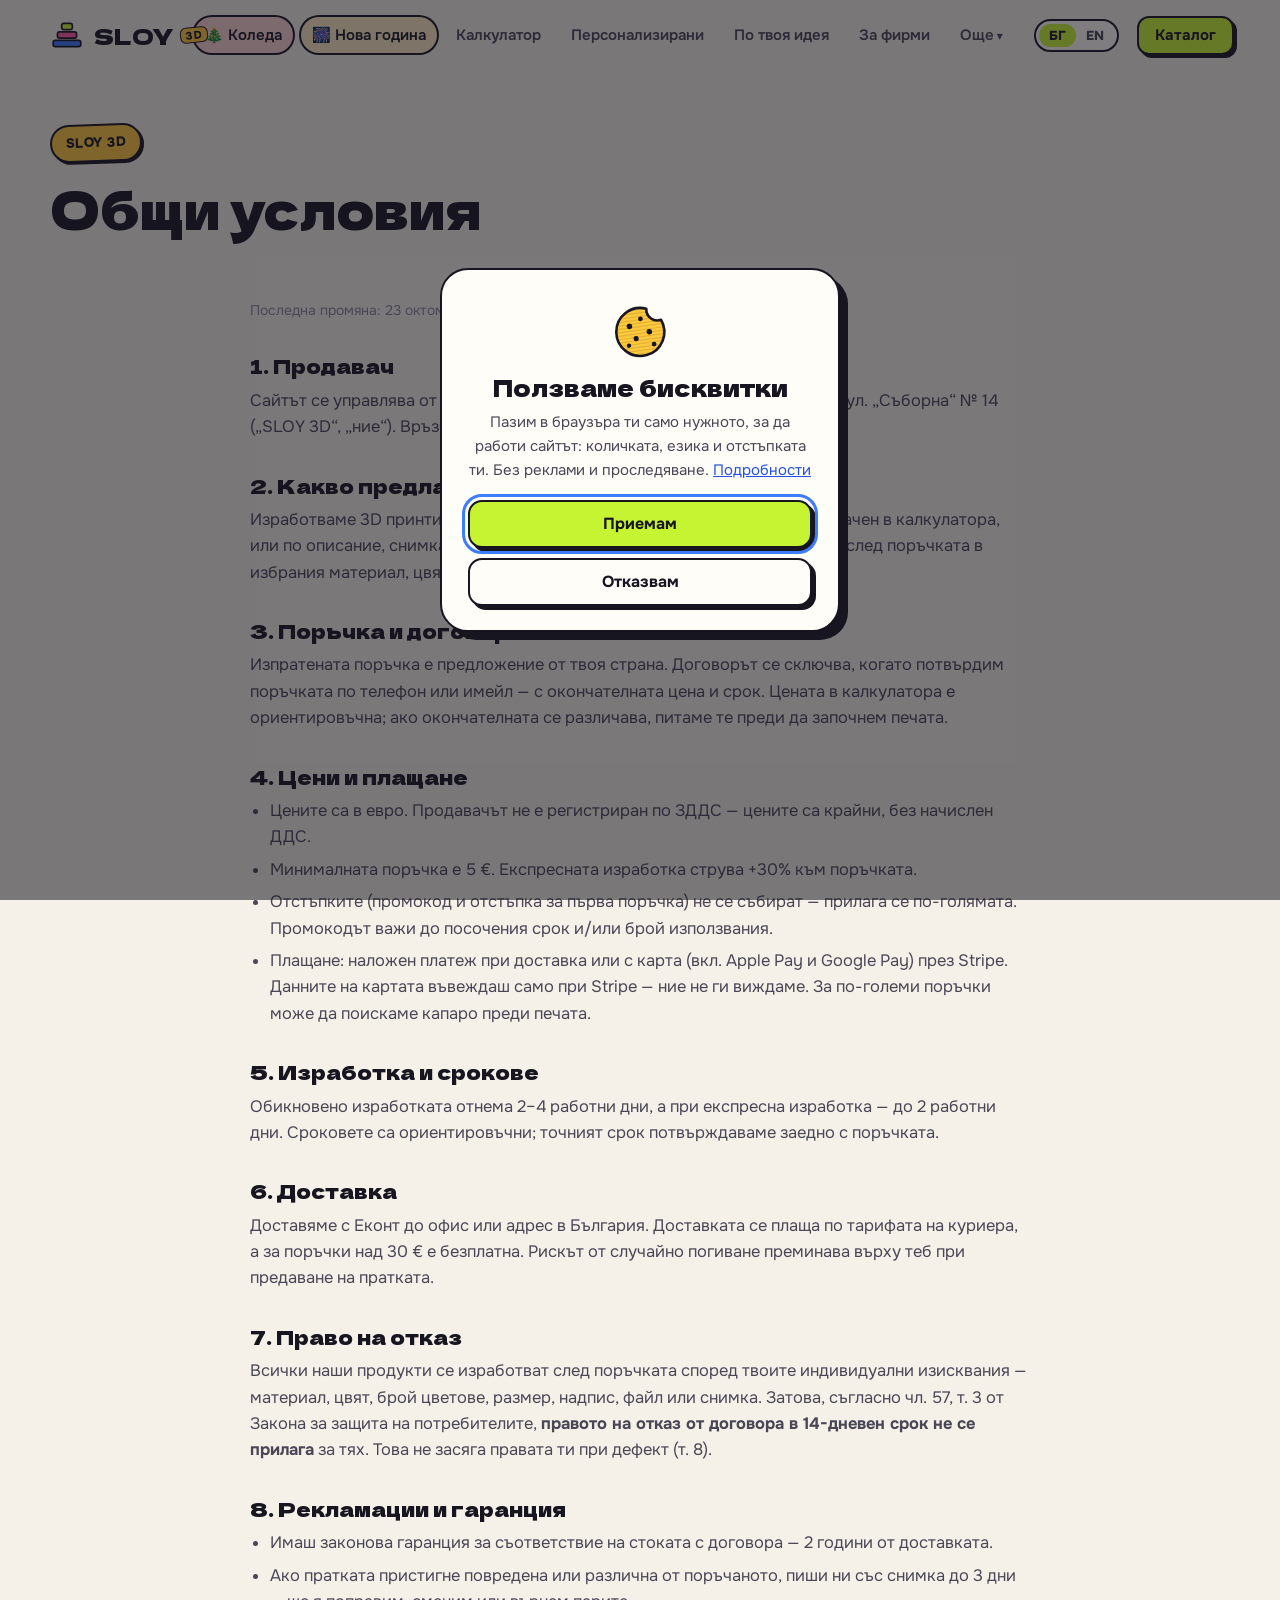
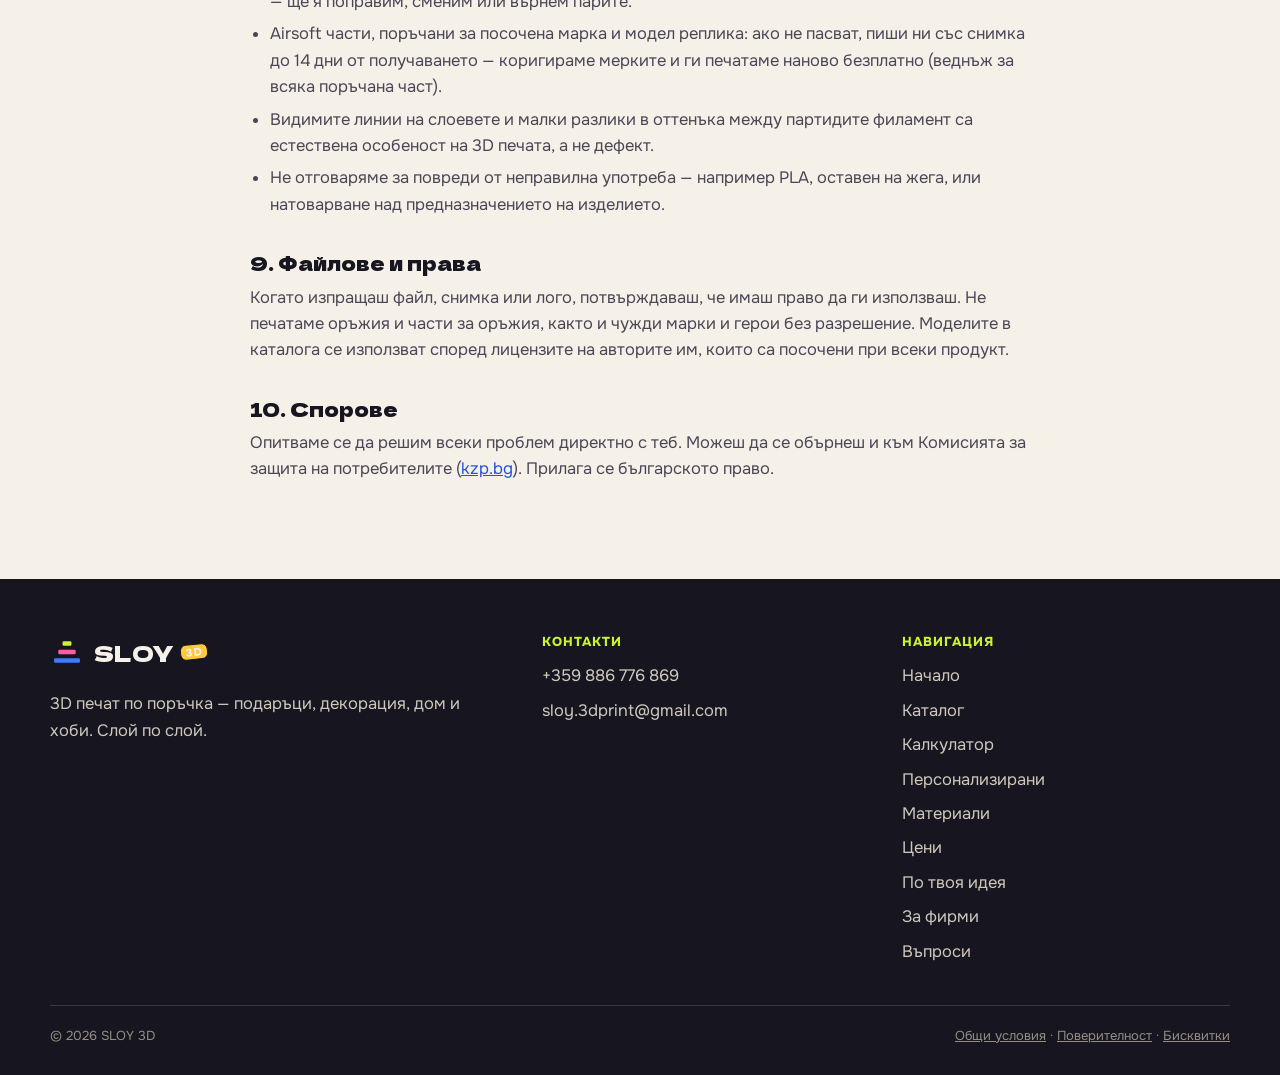
<file: obshti-usloviya.html>
<!doctype html>
<html lang="bg">
<head>
  <meta charset="utf-8">
  <meta name="viewport" content="width=device-width, initial-scale=1">
  <link rel="canonical" href="https://sloy3d.pages.dev/obshti-usloviya">
  <meta property="og:image" content="https://sloy3d.pages.dev/og.png">
  <meta property="og:image:width" content="1200">
  <meta property="og:image:height" content="630">
  <meta name="twitter:card" content="summary_large_image">
  <script>if (location.hostname.endsWith('github.io')) location.replace('https://sloy3d.pages.dev' + location.pathname.replace(/^\/sloy3d/, '') + location.search + location.hash);</script>
  <script>try{var l=new URLSearchParams(location.search).get('lang')||localStorage.getItem('sloy-lang');if(l==='en'){document.documentElement.classList.add('i18n-hide');setTimeout(function(){document.documentElement.classList.remove('i18n-hide')},1500)}}catch(e){}</script>
  <title>Общи условия — SLOY 3D</title>
  <meta name="description" content="Общи условия за поръчки на 3D принтирани изделия от SLOY 3D.">
  <meta name="theme-color" content="#f5f1e8">
  <link rel="icon" href="favicon.svg" type="image/svg+xml">
  <meta property="og:type" content="website">
  <meta property="og:site_name" content="SLOY 3D">
  <meta property="og:title" content="Общи условия — SLOY 3D">
  <meta property="og:description" content="Общи условия за поръчки на 3D принтирани изделия от SLOY 3D.">
  <meta property="og:locale" content="bg_BG">
  <link rel="preconnect" href="https://fonts.googleapis.com">
  <link rel="preconnect" href="https://fonts.gstatic.com" crossorigin>
  <link rel="stylesheet" href="https://fonts.googleapis.com/css2?family=Dela+Gothic+One&family=Onest:wght@400;500;600;700;800&display=swap">
  <link rel="stylesheet" href="styles.css">
  <script src="i18n.js" defer></script>
  <script src="config.js" defer></script>
  <script src="products.js" defer></script>
  <script src="script.js" defer></script>
</head>
<body>
  <a class="skip" href="#main">Към съдържанието</a>

  <header class="site-header">
    <div class="wrap header-inner">
      <a class="brand" href="index.html" aria-label="SLOY 3D — начало">
        <svg class="brand-mark" viewBox="0 0 32 32" aria-hidden="true">
          <rect x="3" y="21" width="26" height="6" rx="2" fill="currentColor" opacity=".45"/>
          <rect x="7" y="13" width="18" height="6" rx="2" fill="currentColor" opacity=".75"/>
          <rect x="11" y="5" width="10" height="6" rx="2" class="brand-top"/>
        </svg>
        <span class="brand-word">SLOY<span class="brand-3d">3D</span></span>
      </a>
      <nav class="nav" id="nav" aria-label="Основна навигация">
        <a class="nav-only-mobile" href="katalog.html">Каталог</a>
        <a href="kalkulator.html">Калкулатор</a>
        <a href="personalizirani.html">Персонализирани</a>
        <a href="poruchka.html">По твоя идея</a>
        <a href="firmi.html">За фирми</a>
        <div class="nav-more">
          <button type="button" class="nav-more-btn" aria-expanded="false">Още</button>
          <div class="nav-more-list">
            <a href="materiali.html">Материали</a>
            <a href="ceni.html">Цени</a>
            <a href="vaprosi.html">Въпроси</a>
          </div>
        </div>
      </nav>
      <div class="lang-switch" role="group" aria-label="Език / Language">
        <button type="button" data-lang="bg" aria-pressed="true">БГ</button>
        <button type="button" data-lang="en" aria-pressed="false">EN</button>
      </div>
      <a class="btn btn-primary btn-sm header-cta" href="katalog.html">Каталог</a>
      <button class="nav-toggle" type="button" aria-expanded="false" aria-controls="nav" aria-label="Меню">
        <span></span><span></span>
      </button>
    </div>
  </header>

  <main id="main">
    <section class="page-head">
      <div class="wrap">
        <p class="eyebrow">SLOY 3D</p>
        <h1 data-only="bg">Общи условия</h1>
        <h1 data-only="en" hidden>Terms and conditions</h1>
      </div>
    </section>
    <section class="section">
      <div class="wrap legal">
        <div data-only="bg">
        <p class="legal-date">Последна промяна: 23 октомври 2026 г.</p>
        <h2>1. Продавач</h2>
        <p>Сайтът се управлява от Петър Деянов, физическо лице, с адрес гр. София, ул. „Съборна“ № 14 („SLOY 3D“, „ние“). Връзка с нас: <a data-email href="#"><span data-label></span></a> · <a data-phone href="#"><span data-label></span></a>.</p>
        <h2>2. Какво предлагаме</h2>
        <p>Изработваме 3D принтирани изделия по поръчка — от каталога, по файл, качен в калкулатора, или по описание, снимка или идея на клиента. Всеки продукт се отпечатва след поръчката в избрания материал, цвят, брой цветове и размер.</p>
        <h2>3. Поръчка и договор</h2>
        <p>Изпратената поръчка е предложение от твоя страна. Договорът се сключва, когато потвърдим поръчката по телефон или имейл — с окончателната цена и срок. Цената в калкулатора е ориентировъчна; ако окончателната се различава, питаме те преди да започнем печата.</p>
        <h2>4. Цени и плащане</h2>
        <ul>
          <li>Цените са в евро. Продавачът не е регистриран по ЗДДС — цените са крайни, без начислен ДДС.</li>
          <li>Минималната поръчка е 5 €. Експресната изработка струва +30% към поръчката.</li>
          <li>Отстъпките (промокод и отстъпка за първа поръчка) не се събират — прилага се по-голямата. Промокодът важи до посочения срок и/или брой използвания.</li>
          <li>Плащане: наложен платеж при доставка или с карта (вкл. Apple Pay и Google Pay) през Stripe. Данните на картата въвеждаш само при Stripe — ние не ги виждаме. За по-големи поръчки може да поискаме капаро преди печата.</li>
        </ul>
        <h2>5. Изработка и срокове</h2>
        <p>Обикновено изработката отнема 2–4 работни дни, а при експресна изработка — до 2 работни дни. Сроковете са ориентировъчни; точният срок потвърждаваме заедно с поръчката.</p>
        <h2>6. Доставка</h2>
        <p>Доставяме с Еконт до офис или адрес в България. Доставката се плаща по тарифата на куриера, а за поръчки над 30 € е безплатна. Рискът от случайно погиване преминава върху теб при предаване на пратката.</p>
        <h2>7. Право на отказ</h2>
        <p>Всички наши продукти се изработват след поръчката според твоите индивидуални изисквания — материал, цвят, брой цветове, размер, надпис, файл или снимка. Затова, съгласно чл. 57, т. 3 от Закона за защита на потребителите, <strong>правото на отказ от договора в 14-дневен срок не се прилага</strong> за тях. Това не засяга правата ти при дефект (т. 8).</p>
        <h2>8. Рекламации и гаранция</h2>
        <ul>
          <li>Имаш законова гаранция за съответствие на стоката с договора — 2 години от доставката.</li>
          <li>Ако пратката пристигне повредена или различна от поръчаното, пиши ни със снимка до 3 дни — ще я поправим, сменим или върнем парите.</li>
          <li>Airsoft части, поръчани за посочена марка и модел реплика: ако не пасват, пиши ни със снимка до 14 дни от получаването — коригираме мерките и ги печатаме наново безплатно (веднъж за всяка поръчана част).</li>
          <li>Видимите линии на слоевете и малки разлики в оттенъка между партидите филамент са естествена особеност на 3D печата, а не дефект.</li>
          <li>Не отговаряме за повреди от неправилна употреба — например PLA, оставен на жега, или натоварване над предназначението на изделието.</li>
        </ul>
        <h2>9. Файлове и права</h2>
        <p>Когато изпращаш файл, снимка или лого, потвърждаваш, че имаш право да ги използваш. Не печатаме оръжия и части за оръжия, както и чужди марки и герои без разрешение. Моделите в каталога се използват според лицензите на авторите им, които са посочени при всеки продукт.</p>
        <h2>10. Спорове</h2>
        <p>Опитваме се да решим всеки проблем директно с теб. Можеш да се обърнеш и към Комисията за защита на потребителите (<a href="https://kzp.bg" target="_blank" rel="noopener">kzp.bg</a>). Прилага се българското право.</p>
        </div>
        <div data-only="en" hidden>
        <p class="legal-date">Last updated: 23 October 2026</p>
        <h2>1. Seller</h2>
        <p>This site is run by Petar Deyanov, a private individual, 14 Saborna St., Sofia, Bulgaria (“SLOY 3D”, “we”). Contact: <a data-email href="#"><span data-label></span></a> · <a data-phone href="#"><span data-label></span></a>.</p>
        <h2>2. What we offer</h2>
        <p>We make custom 3D printed items — from the catalog, from a file uploaded to the calculator, or from a description, photo or idea. Every product is printed after the order in the chosen material, colour, number of colours and size.</p>
        <h2>3. Orders and contract</h2>
        <p>Your order is an offer. The contract is concluded when we confirm the order by phone or email with the final price and lead time. Calculator prices are estimates; if the final price differs, we ask you before printing.</p>
        <h2>4. Prices and payment</h2>
        <ul>
          <li>Prices are in euro. The seller is not registered for VAT — prices are final, with no VAT charged.</li>
          <li>The minimum order is 5 €. Express production costs +30% on the order.</li>
          <li>Discounts (promo code and first-order discount) don't stack — the larger one applies. A promo code is valid until its date and/or number of uses.</li>
          <li>Payment: cash on delivery or card (including Apple Pay and Google Pay) via Stripe. You enter your card details only with Stripe — we never see them. For larger orders we may ask for a deposit before printing.</li>
        </ul>
        <h2>5. Production and lead times</h2>
        <p>Production usually takes 2–4 working days, or up to 2 working days with express production. Lead times are estimates; we confirm the exact one with your order.</p>
        <h2>6. Delivery</h2>
        <p>We ship with Econt to an office or address in Bulgaria. Delivery is charged at the courier's rate and is free for orders over 30 €. The risk passes to you when the parcel is handed over.</p>
        <h2>7. Right of withdrawal</h2>
        <p>All our products are made after the order to your individual specifications — material, colour, number of colours, size, text, file or photo. Therefore, under Art. 57(3) of the Bulgarian Consumer Protection Act, <strong>the 14-day right of withdrawal does not apply</strong> to them. This does not affect your rights if an item is faulty (section 8).</p>
        <h2>8. Complaints and warranty</h2>
        <ul>
          <li>You have a statutory 2-year guarantee of conformity from delivery.</li>
          <li>If a parcel arrives damaged or different from what you ordered, message us with a photo within 3 days — we'll fix it, replace it or refund you.</li>
          <li>Airsoft parts ordered for a stated replica brand and model: if they don't fit, send us a photo within 14 days of delivery — we'll adjust the measurements and reprint them free of charge (once per ordered part).</li>
          <li>Visible layer lines and slight shade differences between filament batches are a natural feature of 3D printing, not a defect.</li>
          <li>We're not liable for damage from misuse — for example PLA left in the heat, or loads beyond the item's purpose.</li>
        </ul>
        <h2>9. Files and rights</h2>
        <p>When you send a file, photo or logo, you confirm you have the right to use it. We don't print weapons or weapon parts, or third-party brands and characters without permission. Catalog models are used under their authors' licences, credited on each product.</p>
        <h2>10. Disputes</h2>
        <p>We try to solve every issue directly with you. You can also contact the Bulgarian Commission for Consumer Protection (<a href="https://kzp.bg" target="_blank" rel="noopener">kzp.bg</a>). Bulgarian law applies.</p>
        </div>
      </div>
    </section>
  </main>

  <footer class="site-footer">
    <div class="wrap footer-grid">
      <div>
        <a class="brand" href="index.html" aria-label="SLOY 3D — начало">
          <svg class="brand-mark" viewBox="0 0 32 32" aria-hidden="true">
            <rect x="3" y="21" width="26" height="6" rx="2" fill="currentColor" opacity=".45"/>
            <rect x="7" y="13" width="18" height="6" rx="2" fill="currentColor" opacity=".75"/>
            <rect x="11" y="5" width="10" height="6" rx="2" class="brand-top"/>
          </svg>
          <span class="brand-word">SLOY<span class="brand-3d">3D</span></span>
        </a>
        <p class="footer-tag">3D печат по поръчка — подаръци, декорация, дом и хоби. Слой по слой.</p>
      </div>
      <div>
        <h2>Контакти</h2>
        <ul>
          <li><a data-phone href="#"><span data-label></span></a></li>
          <li><a data-email href="#"><span data-label></span></a></li>
          <li><a data-instagram href="#" target="_blank" rel="noopener">Instagram</a></li>
          <li><a data-facebook href="#" target="_blank" rel="noopener">Facebook</a></li>
          <li><a data-tiktok href="#" target="_blank" rel="noopener">TikTok</a></li>
          <li><a data-youtube href="#" target="_blank" rel="noopener">YouTube</a></li>
          <li><a data-messenger href="#" target="_blank" rel="noopener">Messenger</a></li>
        </ul>
      </div>
      <div>
        <h2>Навигация</h2>
        <ul>
          <li><a href="index.html">Начало</a></li>
          <li><a href="katalog.html">Каталог</a></li>
          <li><a href="kalkulator.html">Калкулатор</a></li>
          <li><a href="personalizirani.html">Персонализирани</a></li>
          <li><a href="materiali.html">Материали</a></li>
          <li><a href="ceni.html">Цени</a></li>
          <li><a href="poruchka.html">По твоя идея</a></li>
          <li><a href="firmi.html">За фирми</a></li>
          <li><a href="vaprosi.html">Въпроси</a></li>
        </ul>
      </div>
    </div>
    <div class="wrap footer-bottom">
      <span>© <span data-year>2026</span> SLOY 3D</span>
      <span data-company></span>
      <span class="legal-links"><a href="obshti-usloviya.html">Общи условия</a> · <a href="poveritelnost.html">Поверителност</a> · <a href="poveritelnost.html#biskvitki" data-cookie-settings>Бисквитки</a></span>
    </div>
  </footer>
</body>
</html>
</file>
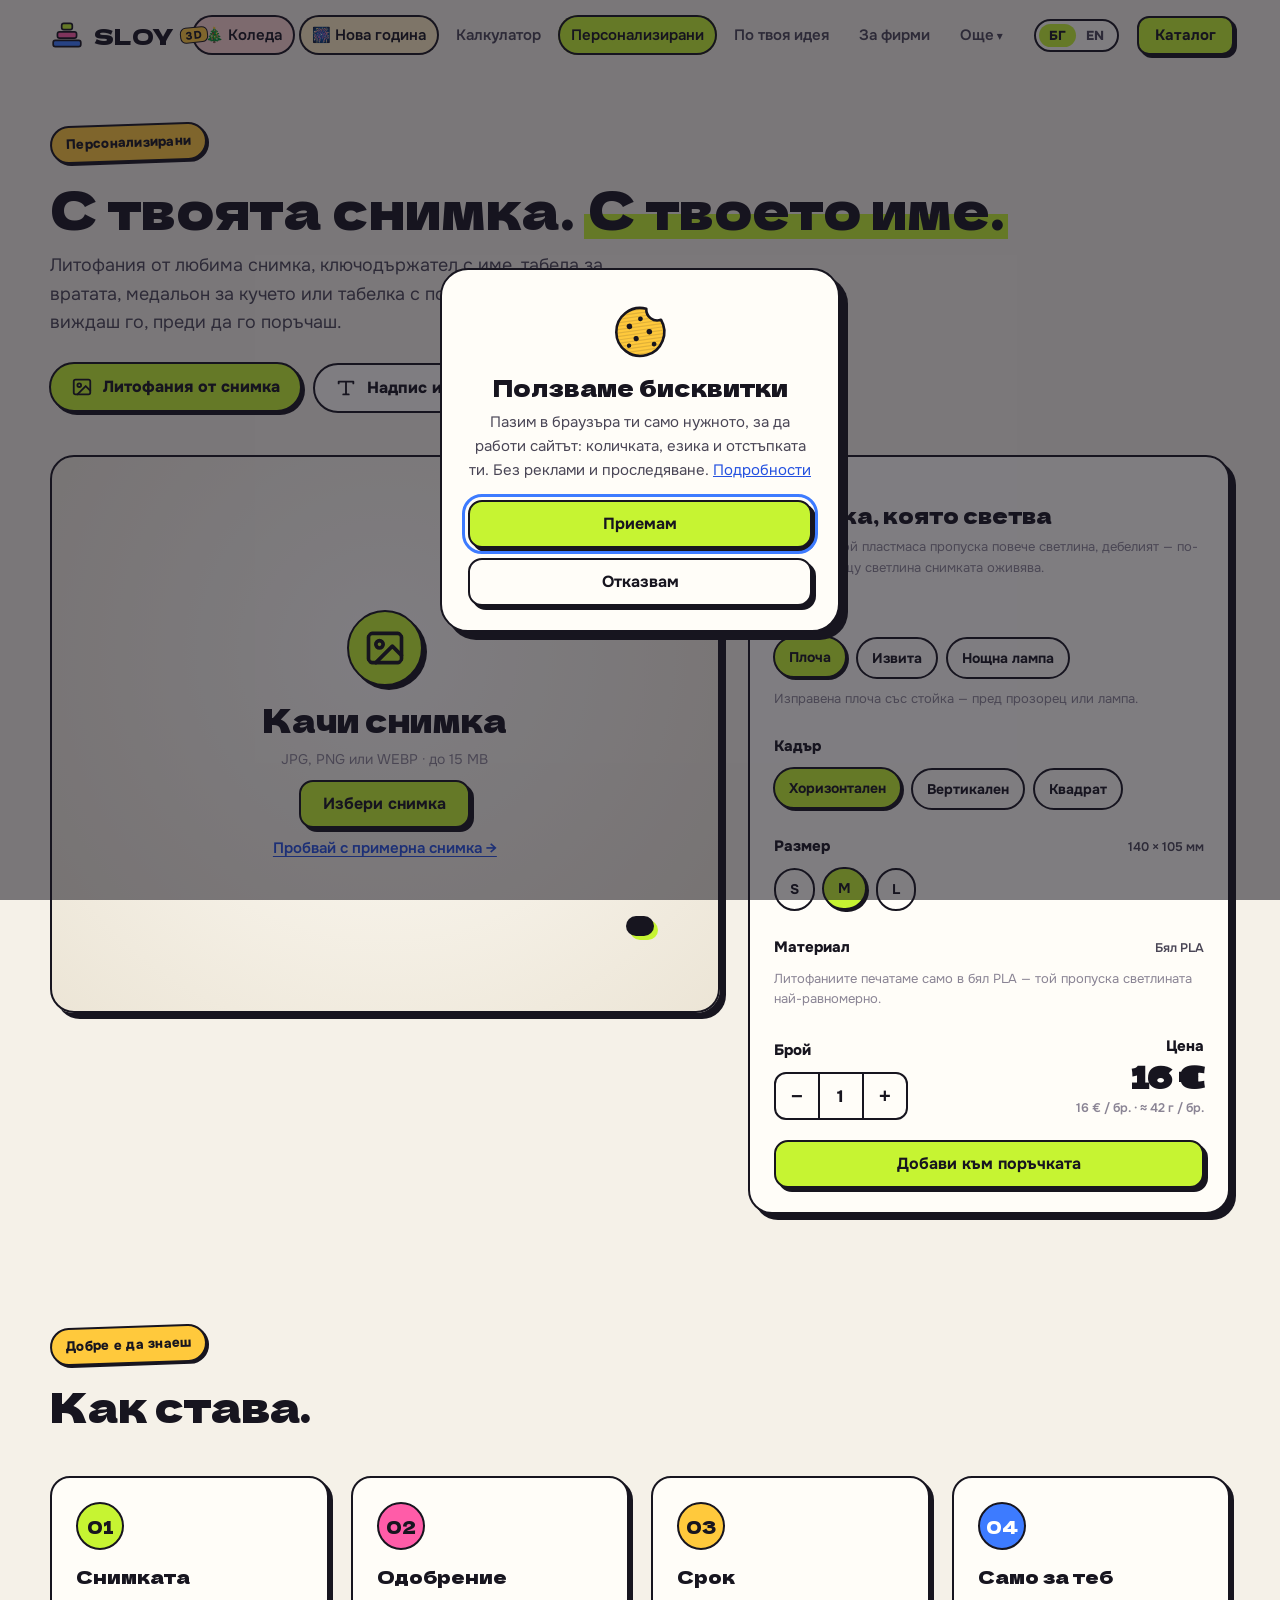
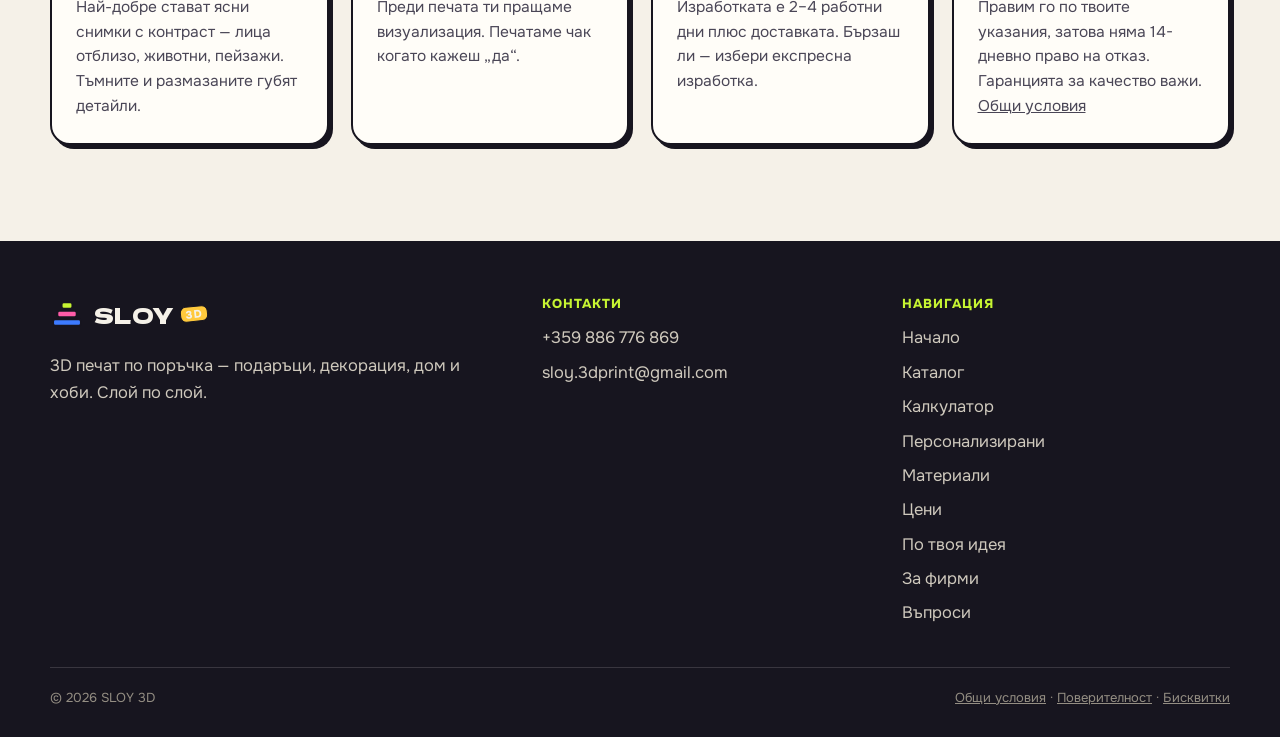
<file: personalizirani.html>
<!doctype html>
<html lang="bg">
<head>
  <meta charset="utf-8">
  <meta name="viewport" content="width=device-width, initial-scale=1">
  <link rel="canonical" href="https://sloy3d.pages.dev/personalizirani">
  <meta property="og:image" content="https://sloy3d.pages.dev/og.png">
  <meta property="og:image:width" content="1200">
  <meta property="og:image:height" content="630">
  <meta name="twitter:card" content="summary_large_image">
  <script>if (location.hostname.endsWith('github.io')) location.replace('https://sloy3d.pages.dev' + location.pathname.replace(/^\/sloy3d/, '') + location.search + location.hash);</script>
  <script>try{var l=new URLSearchParams(location.search).get('lang')||localStorage.getItem('sloy-lang');if(l==='en'){document.documentElement.classList.add('i18n-hide');setTimeout(function(){document.documentElement.classList.remove('i18n-hide')},1500)}}catch(e){}</script>
  <title>Персонализирани подаръци — SLOY 3D | Литофания от снимка, ключодържател с име</title>
  <meta name="description" content="Литофания от твоя снимка, ключодържател с име, табела за врата, медальон за куче и име за бюро. Виждаш го на живо, преди да поръчаш.">
  <meta name="theme-color" content="#f5f1e8">
  <link rel="icon" href="favicon.svg" type="image/svg+xml">
  <meta property="og:type" content="website">
  <meta property="og:site_name" content="SLOY 3D">
  <meta property="og:title" content="Персонализирани подаръци — SLOY 3D">
  <meta property="og:description" content="Литофания от снимка, ключодържател с име, табела за врата и още.">
  <meta property="og:locale" content="bg_BG">
  <link rel="preconnect" href="https://fonts.googleapis.com">
  <link rel="preconnect" href="https://fonts.gstatic.com" crossorigin>
  <link rel="stylesheet" href="https://fonts.googleapis.com/css2?family=Comfortaa:wght@700&family=Dela+Gothic+One&family=Lobster&family=Onest:wght@400;500;600;700;800&display=swap">
  <link rel="stylesheet" href="styles.css">
  <script src="i18n.js" defer></script>
  <script src="config.js" defer></script>
  <script src="products.js" defer></script>
  <script src="script.js" defer></script>
  <script src="shop.js" defer></script>
  <script src="custom.js" defer></script>
</head>
<body>
  <a class="skip" href="#main">Към съдържанието</a>

  <header class="site-header">
    <div class="wrap header-inner">
      <a class="brand" href="index.html" aria-label="SLOY 3D — начало">
        <svg class="brand-mark" viewBox="0 0 32 32" aria-hidden="true">
          <rect x="3" y="21" width="26" height="6" rx="2" fill="currentColor" opacity=".45"/>
          <rect x="7" y="13" width="18" height="6" rx="2" fill="currentColor" opacity=".75"/>
          <rect x="11" y="5" width="10" height="6" rx="2" class="brand-top"/>
        </svg>
        <span class="brand-word">SLOY<span class="brand-3d">3D</span></span>
      </a>
      <nav class="nav" id="nav" aria-label="Основна навигация">
        <a class="nav-only-mobile" href="katalog.html">Каталог</a>
        <a href="kalkulator.html">Калкулатор</a>
        <a href="personalizirani.html" aria-current="page">Персонализирани</a>
        <a href="poruchka.html">По твоя идея</a>
        <a href="firmi.html">За фирми</a>
        <div class="nav-more">
          <button type="button" class="nav-more-btn" aria-expanded="false">Още</button>
          <div class="nav-more-list">
            <a href="materiali.html">Материали</a>
            <a href="ceni.html">Цени</a>
            <a href="vaprosi.html">Въпроси</a>
          </div>
        </div>
      </nav>
      <div class="lang-switch" role="group" aria-label="Език / Language">
        <button type="button" data-lang="bg" aria-pressed="true">БГ</button>
        <button type="button" data-lang="en" aria-pressed="false">EN</button>
      </div>
      <a class="btn btn-primary btn-sm header-cta" href="katalog.html">Каталог</a>
      <button class="nav-toggle" type="button" aria-expanded="false" aria-controls="nav" aria-label="Меню">
        <span></span><span></span>
      </button>
    </div>
  </header>

  <main id="main">
    <section class="calc-head">
      <div class="wrap">
        <p class="eyebrow">Персонализирани</p>
        <h1>С твоята снимка. <span class="accent">С твоето име.</span></h1>
        <p class="lead">Литофания от любима снимка, ключодържател с име, табела за вратата, медальон за кучето или табелка с позивна за airsoft — виждаш го, преди да го поръчаш.</p>
        <div class="tool-tabs" role="tablist" aria-label="Вид">
          <button type="button" role="tab" id="tab-litho" data-tool="litho" aria-controls="tool-litho" aria-selected="true">
            <svg viewBox="0 0 24 24" fill="none" stroke="currentColor" stroke-width="2" stroke-linecap="round" stroke-linejoin="round" aria-hidden="true"><rect x="3" y="4" width="18" height="16" rx="2"/><circle cx="9" cy="10" r="2"/><path d="m21 16-5-5-9 9"/></svg>
            Литофания от снимка
          </button>
          <button type="button" role="tab" id="tab-text" data-tool="text" aria-controls="tool-text" aria-selected="false">
            <svg viewBox="0 0 24 24" fill="none" stroke="currentColor" stroke-width="2" stroke-linecap="round" stroke-linejoin="round" aria-hidden="true"><path d="M4 7V5h16v2M9 19h6M12 5v14"/></svg>
            Надпис или име
          </button>
        </div>
      </div>
    </section>

    <section class="calc">
      <div class="wrap">
        <p class="calc-error" id="custom-error" role="alert" hidden></p>

        <!-- Литофания -->
        <div class="calc-stage" id="tool-litho" role="tabpanel" aria-labelledby="tab-litho">
          <div class="calc-main">
            <div class="viewer-box litho-box" id="litho-box">
              <div class="litho-empty" id="litho-empty">
                <svg class="drop-icon" viewBox="0 0 24 24" fill="none" stroke="currentColor" stroke-width="2" stroke-linecap="round" stroke-linejoin="round" aria-hidden="true"><rect x="3" y="4" width="18" height="16" rx="2"/><circle cx="9" cy="10" r="2"/><path d="m21 16-5-5-9 9"/></svg>
                <h2>Качи снимка</h2>
                <p class="drop-note">JPG, PNG или WEBP · до 15 MB</p>
                <button class="btn btn-primary" type="button" data-pick-photo>Избери снимка</button>
                <button class="link-btn" type="button" id="litho-sample">Пробвай с примерна снимка →</button>
              </div>
              <canvas class="custom-canvas" id="litho-canvas" hidden></canvas>
              <div class="light-switch" id="light-switch" role="group" aria-label="Светлина" hidden>
                <button type="button" data-light="on" aria-pressed="true">Светлина вкл.</button>
                <button type="button" data-light="off" aria-pressed="false">Изкл.</button>
              </div>
              <button class="viewer-reset" type="button" id="litho-change" data-pick-photo hidden>Смени снимката</button>
              <p class="viewer-hint" id="litho-hint" hidden>Влачи снимката, за да избереш кое да остане в кадъра</p>
            </div>
            <input type="file" id="photo-input" accept="image/jpeg,image/png,image/webp" hidden>
          </div>

          <aside class="calc-panel" aria-label="Настройки на литофанията">
            <p class="cf-label">Литофания</p>
            <h2>Снимка, която светва</h2>
            <p class="opt-note">Тънкият слой пластмаса пропуска повече светлина, дебелият — по-малко. Срещу светлина снимката оживява.</p>

            <div class="opt">
              <div class="opt-head"><span>Форма</span></div>
              <div class="chips" id="lf-shape" role="radiogroup" aria-label="Форма"></div>
              <p class="opt-note" id="lf-shape-hint"></p>
            </div>
            <div class="opt">
              <div class="opt-head"><span>Кадър</span></div>
              <div class="chips" id="lf-format" role="radiogroup" aria-label="Кадър"></div>
            </div>
            <div class="opt">
              <div class="opt-head"><span>Размер</span><span class="opt-value" id="lf-dims"></span></div>
              <div class="chips" id="lf-size" role="radiogroup" aria-label="Размер"></div>
            </div>
            <div class="opt">
              <div class="opt-head"><span>Материал</span><span class="opt-value">Бял PLA</span></div>
              <p class="opt-note">Литофаниите печатаме само в бял PLA — той пропуска светлината най-равномерно.</p>
            </div>

            <div class="opt opt-row">
              <div>
                <div class="opt-head"><span>Брой</span></div>
                <div class="stepper">
                  <button type="button" data-step="-1" data-for="lf-qty" aria-label="По-малко">−</button>
                  <input id="lf-qty" value="1" inputmode="numeric" aria-label="Брой">
                  <button type="button" data-step="1" data-for="lf-qty" aria-label="Повече">+</button>
                </div>
              </div>
              <div class="pd-price-box">
                <span class="opt-head">Цена</span>
                <strong id="lf-line"></strong>
                <span class="pd-unit" id="lf-unit"></span>
              </div>
            </div>
            <button class="btn btn-primary btn-block add-btn" id="lf-add" type="button">Добави към поръчката</button>
          </aside>
        </div>

        <!-- Надпис -->
        <div class="calc-stage" id="tool-text" role="tabpanel" aria-labelledby="tab-text" hidden>
          <div class="calc-main">
            <div class="viewer-box text-box" id="text-box">
              <canvas class="custom-canvas" id="text-canvas"></canvas>
              <span class="viewer-dims" id="tx-dims"></span>
            </div>
          </div>

          <aside class="calc-panel" aria-label="Настройки на надписа">
            <p class="cf-label">Надпис или име</p>
            <h2 id="tx-title"></h2>
            <p class="opt-note tx-note" id="tx-note" hidden></p>

            <div class="opt">
              <div class="opt-head"><span>Продукт</span></div>
              <div class="chips" id="tx-template" role="radiogroup" aria-label="Продукт"></div>
            </div>
            <div class="opt">
              <div class="opt-head"><span>Текст</span><span class="opt-value" id="tx-count"></span></div>
              <label class="field"><span class="sr-only">Текст</span><input id="tx-line1" autocomplete="off" spellcheck="false"></label>
              <label class="field" id="tx-line2-wrap"><span id="tx-line2-label"></span><input id="tx-line2" autocomplete="off" spellcheck="false"></label>
            </div>
            <div class="opt">
              <div class="opt-head"><span>Шрифт</span></div>
              <div class="chips" id="tx-font" role="radiogroup" aria-label="Шрифт"></div>
            </div>
            <div class="opt">
              <div class="opt-head"><span>Материал</span><span class="opt-hint">задръж мишката върху материала за повече</span></div>
              <div class="materials" id="tx-materials" role="radiogroup" aria-label="Материал"></div>
            </div>
            <div class="opt">
              <div class="opt-head"><span>Цвят на основата</span><span class="opt-value" id="tx-base-name"></span></div>
              <div class="swatches" id="tx-base" role="radiogroup" aria-label="Цвят на основата"></div>
            </div>
            <div class="opt">
              <div class="opt-head"><span>Цвят на надписа</span><span class="opt-value" id="tx-ink-name"></span></div>
              <div class="swatches" id="tx-ink" role="radiogroup" aria-label="Цвят на надписа"></div>
            </div>
            <div class="opt">
              <div class="opt-head"><span>Размер</span></div>
              <div class="chips" id="tx-size" role="radiogroup" aria-label="Размер"></div>
            </div>

            <div class="opt opt-row">
              <div>
                <div class="opt-head"><span>Брой</span></div>
                <div class="stepper">
                  <button type="button" data-step="-1" data-for="tx-qty" aria-label="По-малко">−</button>
                  <input id="tx-qty" value="1" inputmode="numeric" aria-label="Брой">
                  <button type="button" data-step="1" data-for="tx-qty" aria-label="Повече">+</button>
                </div>
              </div>
              <div class="pd-price-box">
                <span class="opt-head">Цена</span>
                <strong id="tx-line"></strong>
                <span class="pd-unit" id="tx-unit"></span>
              </div>
            </div>
            <button class="btn btn-primary btn-block add-btn" id="tx-add" type="button">Добави към поръчката</button>
          </aside>
        </div>

        <!-- Поръчката -->
        <div class="custom-cart" id="custom-cart" hidden>
          <div class="custom-cart-list">
            <h2>Твоята поръчка</h2>
            <div class="files"><div class="file-list" id="custom-list"></div></div>
          </div>
          <div class="custom-cart-sum">
            <div class="order-extras" id="custom-extras"></div>
            <div class="sum-row"><span>Общо</span><strong data-calc-total></strong></div>
            <p class="sum-note">Преди печата ти пращаме визуализация за одобрение. Доставката е безплатна над 30 €.</p>
            <button class="btn btn-primary btn-block" id="to-order" type="button">Поръчай</button>
          </div>
        </div>
      </div>
    </section>

    <section class="section calc-how">
      <div class="wrap">
        <header class="section-head">
          <p class="eyebrow">Добре е да знаеш</p>
          <h2>Как става.</h2>
        </header>
        <ol class="steps">
          <li class="step">
            <span class="step-num">01</span>
            <h3>Снимката</h3>
            <p>Най-добре стават ясни снимки с контраст — лица отблизо, животни, пейзажи. Тъмните и размазаните губят детайли.</p>
          </li>
          <li class="step">
            <span class="step-num">02</span>
            <h3>Одобрение</h3>
            <p>Преди печата ти пращаме визуализация. Печатаме чак когато кажеш „да“.</p>
          </li>
          <li class="step">
            <span class="step-num">03</span>
            <h3>Срок</h3>
            <p>Изработката е 2–4 работни дни плюс доставката. Бързаш ли — избери експресна изработка.</p>
          </li>
          <li class="step">
            <span class="step-num">04</span>
            <h3>Само за теб</h3>
            <p>Правим го по твоите указания, затова няма 14-дневно право на отказ. Гаранцията за качество важи. <a href="obshti-usloviya.html">Общи условия</a></p>
          </li>
        </ol>
      </div>
    </section>
  </main>

  <footer class="site-footer">
    <div class="wrap footer-grid">
      <div>
        <a class="brand" href="index.html" aria-label="SLOY 3D — начало">
          <svg class="brand-mark" viewBox="0 0 32 32" aria-hidden="true">
            <rect x="3" y="21" width="26" height="6" rx="2" fill="currentColor" opacity=".45"/>
            <rect x="7" y="13" width="18" height="6" rx="2" fill="currentColor" opacity=".75"/>
            <rect x="11" y="5" width="10" height="6" rx="2" class="brand-top"/>
          </svg>
          <span class="brand-word">SLOY<span class="brand-3d">3D</span></span>
        </a>
        <p class="footer-tag">3D печат по поръчка — подаръци, декорация, дом и хоби. Слой по слой.</p>
      </div>
      <div>
        <h2>Контакти</h2>
        <ul>
          <li><a data-phone href="#"><span data-label></span></a></li>
          <li><a data-email href="#"><span data-label></span></a></li>
          <li><a data-instagram href="#" target="_blank" rel="noopener">Instagram</a></li>
          <li><a data-facebook href="#" target="_blank" rel="noopener">Facebook</a></li>
          <li><a data-tiktok href="#" target="_blank" rel="noopener">TikTok</a></li>
          <li><a data-youtube href="#" target="_blank" rel="noopener">YouTube</a></li>
          <li><a data-messenger href="#" target="_blank" rel="noopener">Messenger</a></li>
        </ul>
      </div>
      <div>
        <h2>Навигация</h2>
        <ul>
          <li><a href="index.html">Начало</a></li>
          <li><a href="katalog.html">Каталог</a></li>
          <li><a href="kalkulator.html">Калкулатор</a></li>
          <li><a href="personalizirani.html">Персонализирани</a></li>
          <li><a href="materiali.html">Материали</a></li>
          <li><a href="ceni.html">Цени</a></li>
          <li><a href="poruchka.html">По твоя идея</a></li>
          <li><a href="firmi.html">За фирми</a></li>
          <li><a href="vaprosi.html">Въпроси</a></li>
        </ul>
      </div>
    </div>
    <div class="wrap footer-bottom">
      <span>© <span data-year>2026</span> SLOY 3D</span>
      <span data-company></span>
      <span class="legal-links"><a href="obshti-usloviya.html">Общи условия</a> · <a href="poveritelnost.html">Поверителност</a> · <a href="poveritelnost.html#biskvitki" data-cookie-settings>Бисквитки</a></span>
    </div>
  </footer>

  <!-- Поръчка -->
  <div class="drawer" id="order-drawer" hidden>
    <div class="drawer-backdrop" data-close></div>
    <div class="drawer-panel" role="dialog" aria-modal="true" aria-labelledby="order-title">
      <div class="drawer-top">
        <button class="drawer-close" type="button" data-close aria-label="Затвори">
          <svg viewBox="0 0 24 24" fill="none" stroke="currentColor" stroke-width="2" stroke-linecap="round" aria-hidden="true"><path d="M6 6l12 12M18 6 6 18"/></svg>
        </button>
      </div>
      <div class="drawer-body drawer-body-pad">
        <form id="checkout-form" novalidate>
          <h2 id="order-title">Поръчка</h2>
          <ul class="order-items" id="order-items"></ul>
          <div class="sum-row checkout-sum"><span>Общо</span><strong data-calc-total></strong></div>
          <div class="sum-lines" data-sum-lines></div>
          <p class="sum-note">Ще ти се обадим за потвърждение, преди да започнем печата.</p>

          <label class="field"><span>Име и фамилия *</span><input name="name" required autocomplete="name"></label>
          <div class="field-row">
            <label class="field"><span>Телефон *</span><input name="phone" type="tel" required autocomplete="tel" inputmode="tel"></label>
            <label class="field"><span>Имейл *</span><input name="email" type="email" required autocomplete="email"></label>
          </div>
          <fieldset class="field">
            <legend>Доставка *</legend>
            <div class="chips">
              <label class="chip"><input type="radio" name="delivery" value="Офис на Еконт" checked><span>Офис на Еконт</span></label>
              <label class="chip"><input type="radio" name="delivery" value="До адрес"><span>До адрес</span></label>
            </div>
          </fieldset>
          <div class="field-row">
            <label class="field"><span>Град *</span><input name="city" required autocomplete="address-level2"></label>
            <label class="field"><span data-address-label>Офис *</span><input name="address" required placeholder="напр. офис Младост 1"></label>
          </div>
          <fieldset class="field">
            <legend>Плащане</legend>
            <div class="chips">
              <label class="chip"><input type="radio" name="payment" value="Наложен платеж" checked><span>Наложен платеж</span></label>
            </div>
          </fieldset>
          <label class="field"><span>Бележка към поръчката</span><textarea name="note" rows="2" placeholder="Срок, пожелания за надписа или снимката…"></textarea></label>
          <input type="checkbox" name="botcheck" class="hp" tabindex="-1" autocomplete="off" aria-hidden="true">
          <p class="form-note" id="file-note">След поръчката ни прати снимката по имейл или Viber с номера на поръчката.</p>
          <label class="consent"><input type="checkbox" name="consent" required><span>Приемам <a href="obshti-usloviya.html" target="_blank">Общите условия</a> и <a href="poveritelnost.html" target="_blank">Политиката за поверителност</a> *</span></label>
          <button class="btn btn-primary btn-block" type="submit">Изпрати поръчката</button>
          <p class="form-status" role="status" aria-live="polite"></p>
          <p class="form-privacy">Използваме данните и снимките ти само за да изпълним и доставим поръчката.</p>
        </form>

        <div class="success" id="checkout-success" hidden>
          <svg viewBox="0 0 48 48" fill="none" stroke="currentColor" stroke-width="3" stroke-linecap="round" stroke-linejoin="round" aria-hidden="true"><circle cx="24" cy="24" r="20"/><path d="m15 24.5 6 6 12-13"/></svg>
          <h3>Поръчката е изпратена!</h3>
          <p>Номер: <strong id="order-no"></strong><br>Ще ти се обадим до 24 часа за потвърждение.</p>
          <p class="form-note" id="success-file-note">Сега ни прати снимката по имейл или Viber и напиши номера на поръчката.</p>
          <button class="btn btn-ghost" type="button" data-close>Затвори</button>
        </div>
      </div>
    </div>
  </div>

  <div class="mat-tip" id="mat-tip" role="tooltip" hidden></div>
  <div class="toast" id="toast" role="status" aria-live="polite"></div>
</body>
</html>
</file>
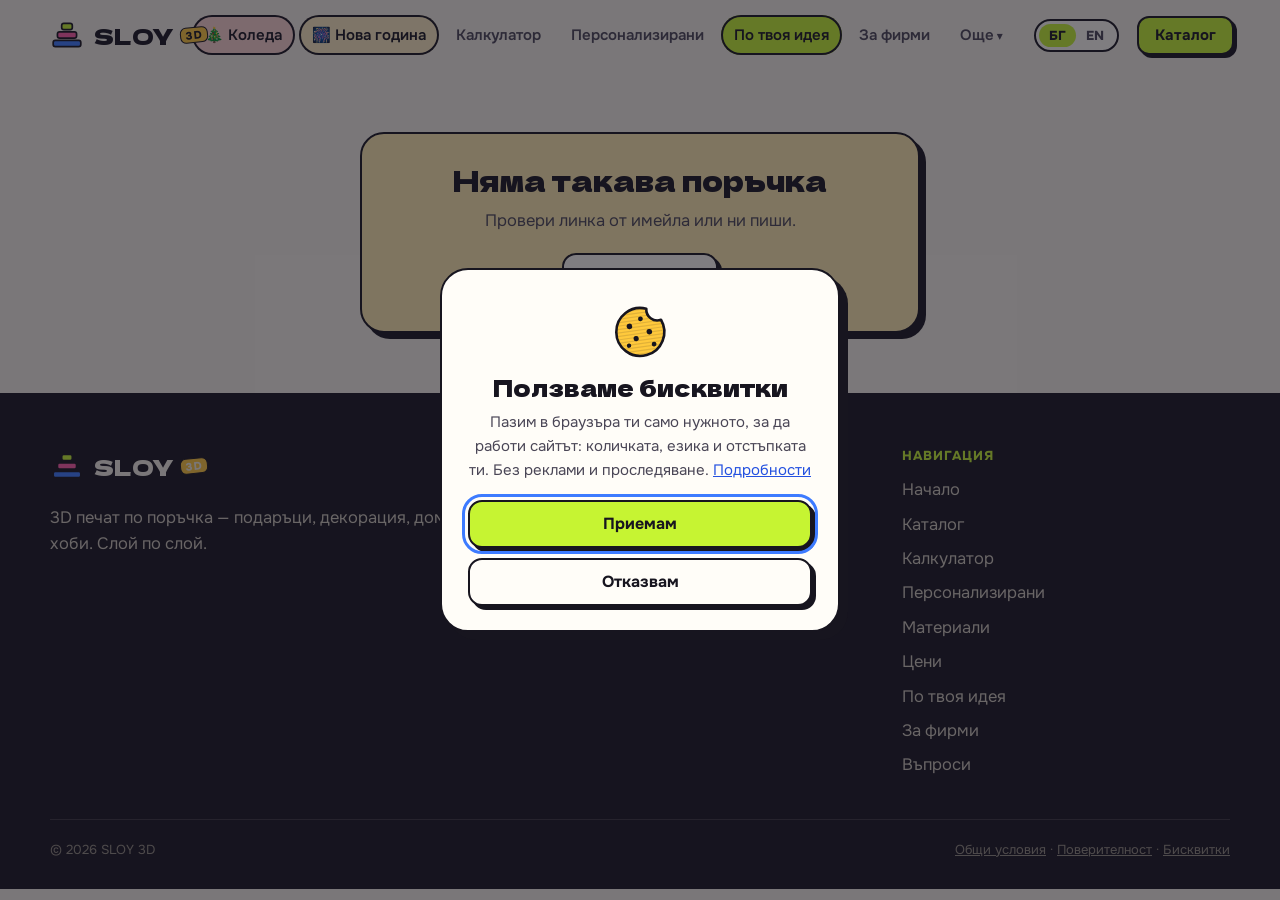
<file: plateno.html>
<!doctype html>
<html lang="bg">
<head>
  <meta charset="utf-8">
  <meta name="viewport" content="width=device-width, initial-scale=1">
  <meta name="robots" content="noindex, nofollow">
  <script>if (location.hostname.endsWith('github.io')) location.replace('https://sloy3d.pages.dev' + location.pathname.replace(/^\/sloy3d/, '') + location.search + location.hash);</script>
  <script>try{var l=new URLSearchParams(location.search).get('lang')||localStorage.getItem('sloy-lang');if(l==='en'){document.documentElement.classList.add('i18n-hide');setTimeout(function(){document.documentElement.classList.remove('i18n-hide')},1500)}}catch(e){}</script>
  <title>Плащане — SLOY 3D</title>
  <meta name="description" content="Плащане на поръчка в SLOY 3D.">
  <meta name="theme-color" content="#f5f1e8">
  <link rel="icon" href="favicon.svg" type="image/svg+xml">
  <meta property="og:type" content="website">
  <meta property="og:site_name" content="SLOY 3D">
  <meta property="og:title" content="Плащане — SLOY 3D">
  <meta property="og:description" content="Плащане на поръчка в SLOY 3D.">
  <meta property="og:locale" content="bg_BG">
  <link rel="preconnect" href="https://fonts.googleapis.com">
  <link rel="preconnect" href="https://fonts.gstatic.com" crossorigin>
  <link rel="stylesheet" href="https://fonts.googleapis.com/css2?family=Dela+Gothic+One&family=Onest:wght@400;500;600;700;800&display=swap">
  <link rel="stylesheet" href="styles.css">
  <script src="i18n.js" defer></script>
  <script src="config.js" defer></script>
  <script src="products.js" defer></script>
  <script src="script.js" defer></script>
  <script src="plateno.js" defer></script>
</head>
<body>
  <a class="skip" href="#main">Към съдържанието</a>

  <header class="site-header">
    <div class="wrap header-inner">
      <a class="brand" href="index.html" aria-label="SLOY 3D — начало">
        <svg class="brand-mark" viewBox="0 0 32 32" aria-hidden="true">
          <rect x="3" y="21" width="26" height="6" rx="2" fill="currentColor" opacity=".45"/>
          <rect x="7" y="13" width="18" height="6" rx="2" fill="currentColor" opacity=".75"/>
          <rect x="11" y="5" width="10" height="6" rx="2" class="brand-top"/>
        </svg>
        <span class="brand-word">SLOY<span class="brand-3d">3D</span></span>
      </a>
      <nav class="nav" id="nav" aria-label="Основна навигация">
        <a class="nav-only-mobile" href="katalog.html">Каталог</a>
        <a href="kalkulator.html">Калкулатор</a>
        <a href="personalizirani.html">Персонализирани</a>
        <a href="poruchka.html" aria-current="page">По твоя идея</a>
        <a href="firmi.html">За фирми</a>
        <div class="nav-more">
          <button type="button" class="nav-more-btn" aria-expanded="false">Още</button>
          <div class="nav-more-list">
            <a href="materiali.html">Материали</a>
            <a href="ceni.html">Цени</a>
            <a href="vaprosi.html">Въпроси</a>
          </div>
        </div>
      </nav>
      <div class="lang-switch" role="group" aria-label="Език / Language">
        <button type="button" data-lang="bg" aria-pressed="true">БГ</button>
        <button type="button" data-lang="en" aria-pressed="false">EN</button>
      </div>
      <a class="btn btn-primary btn-sm header-cta" href="katalog.html">Каталог</a>
      <button class="nav-toggle" type="button" aria-expanded="false" aria-controls="nav" aria-label="Меню">
        <span></span><span></span>
      </button>
    </div>
  </header>

  <main id="main">
    <div class="wrap">
      <section class="pay-status" id="pay-status" aria-live="polite"><h1>Плащане</h1></section>
    </div>
  </main>

  <footer class="site-footer">
    <div class="wrap footer-grid">
      <div>
        <a class="brand" href="index.html" aria-label="SLOY 3D — начало">
          <svg class="brand-mark" viewBox="0 0 32 32" aria-hidden="true">
            <rect x="3" y="21" width="26" height="6" rx="2" fill="currentColor" opacity=".45"/>
            <rect x="7" y="13" width="18" height="6" rx="2" fill="currentColor" opacity=".75"/>
            <rect x="11" y="5" width="10" height="6" rx="2" class="brand-top"/>
          </svg>
          <span class="brand-word">SLOY<span class="brand-3d">3D</span></span>
        </a>
        <p class="footer-tag">3D печат по поръчка — подаръци, декорация, дом и хоби. Слой по слой.</p>
      </div>
      <div>
        <h2>Контакти</h2>
        <ul>
          <li><a data-phone href="#"><span data-label></span></a></li>
          <li><a data-email href="#"><span data-label></span></a></li>
          <li><a data-instagram href="#" target="_blank" rel="noopener">Instagram</a></li>
          <li><a data-facebook href="#" target="_blank" rel="noopener">Facebook</a></li>
          <li><a data-tiktok href="#" target="_blank" rel="noopener">TikTok</a></li>
          <li><a data-youtube href="#" target="_blank" rel="noopener">YouTube</a></li>
          <li><a data-messenger href="#" target="_blank" rel="noopener">Messenger</a></li>
        </ul>
      </div>
      <div>
        <h2>Навигация</h2>
        <ul>
          <li><a href="index.html">Начало</a></li>
          <li><a href="katalog.html">Каталог</a></li>
          <li><a href="kalkulator.html">Калкулатор</a></li>
          <li><a href="personalizirani.html">Персонализирани</a></li>
          <li><a href="materiali.html">Материали</a></li>
          <li><a href="ceni.html">Цени</a></li>
          <li><a href="poruchka.html">По твоя идея</a></li>
          <li><a href="firmi.html">За фирми</a></li>
          <li><a href="vaprosi.html">Въпроси</a></li>
        </ul>
      </div>
    </div>
    <div class="wrap footer-bottom">
      <span>© <span data-year>2026</span> SLOY 3D</span>
      <span data-company></span>
      <span class="legal-links"><a href="obshti-usloviya.html">Общи условия</a> · <a href="poveritelnost.html">Поверителност</a> · <a href="poveritelnost.html#biskvitki" data-cookie-settings>Бисквитки</a></span>
    </div>
  </footer>
</body>
</html>
</file>
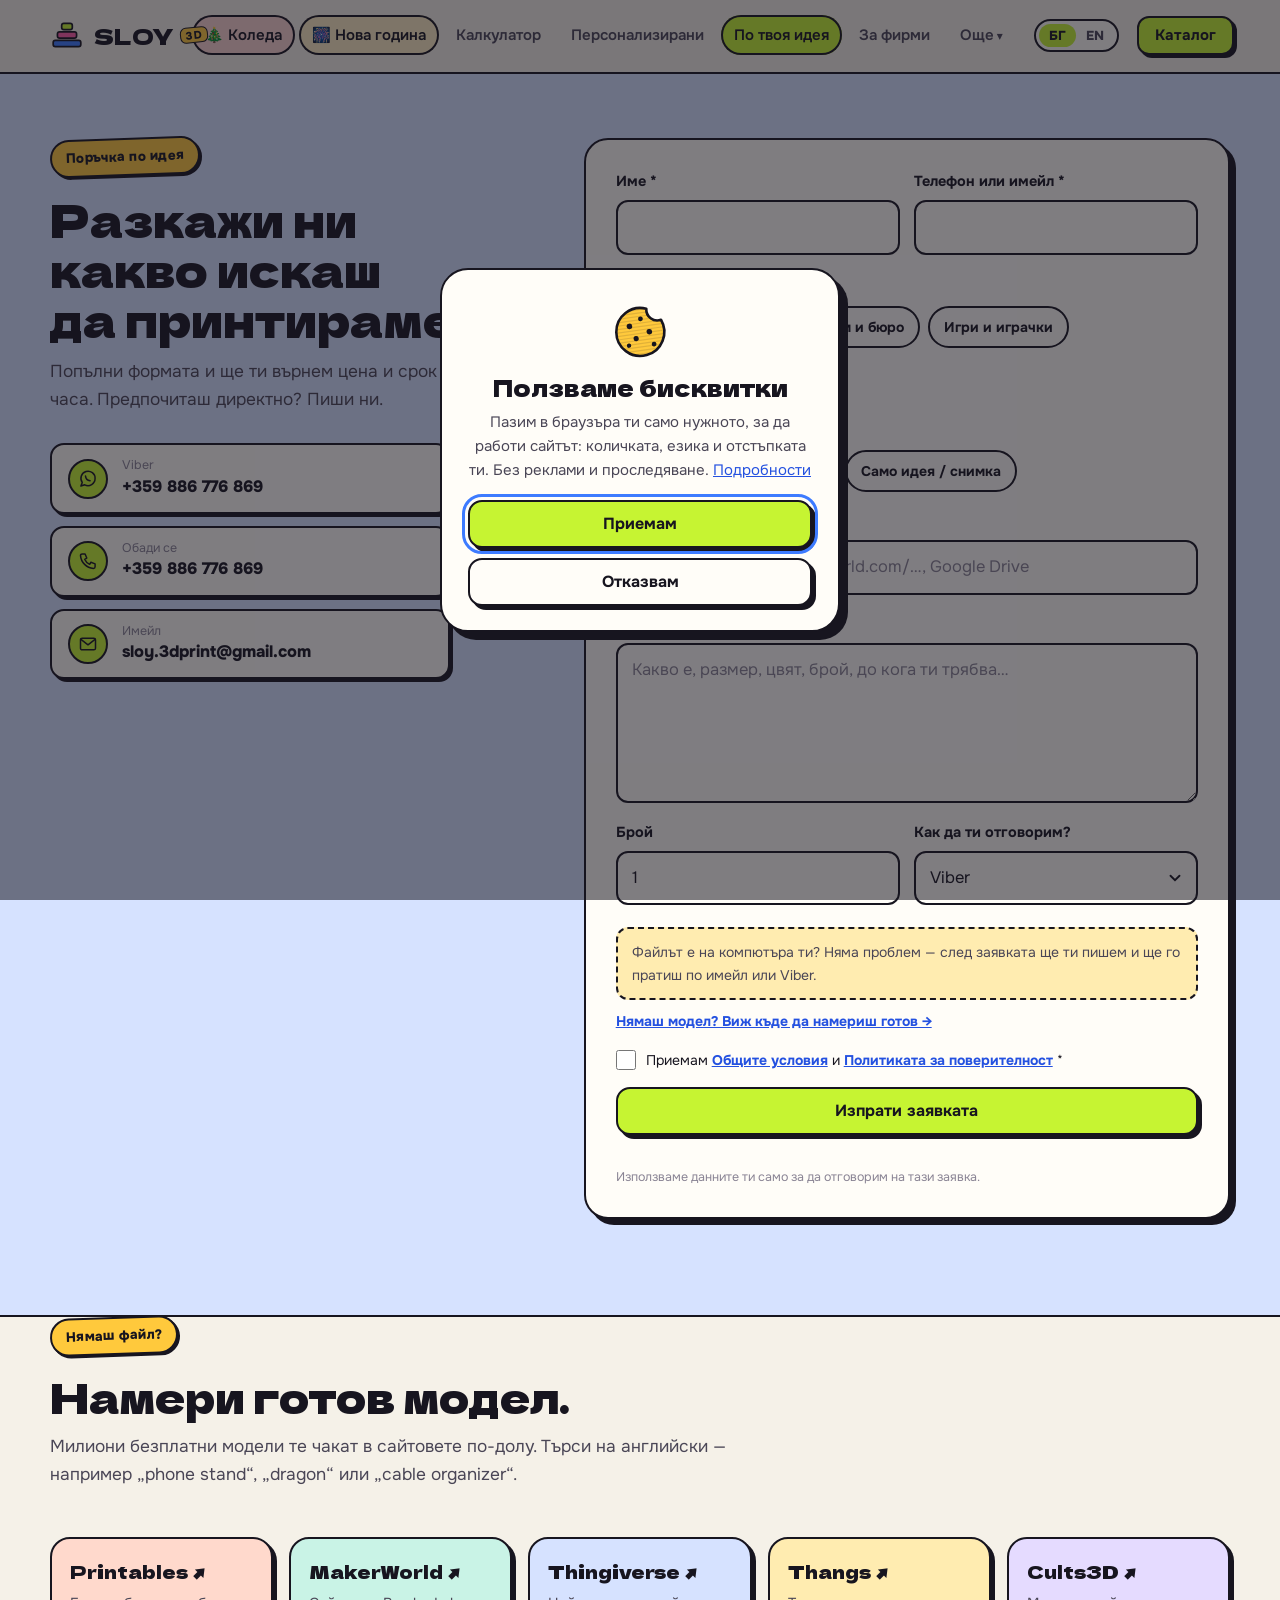
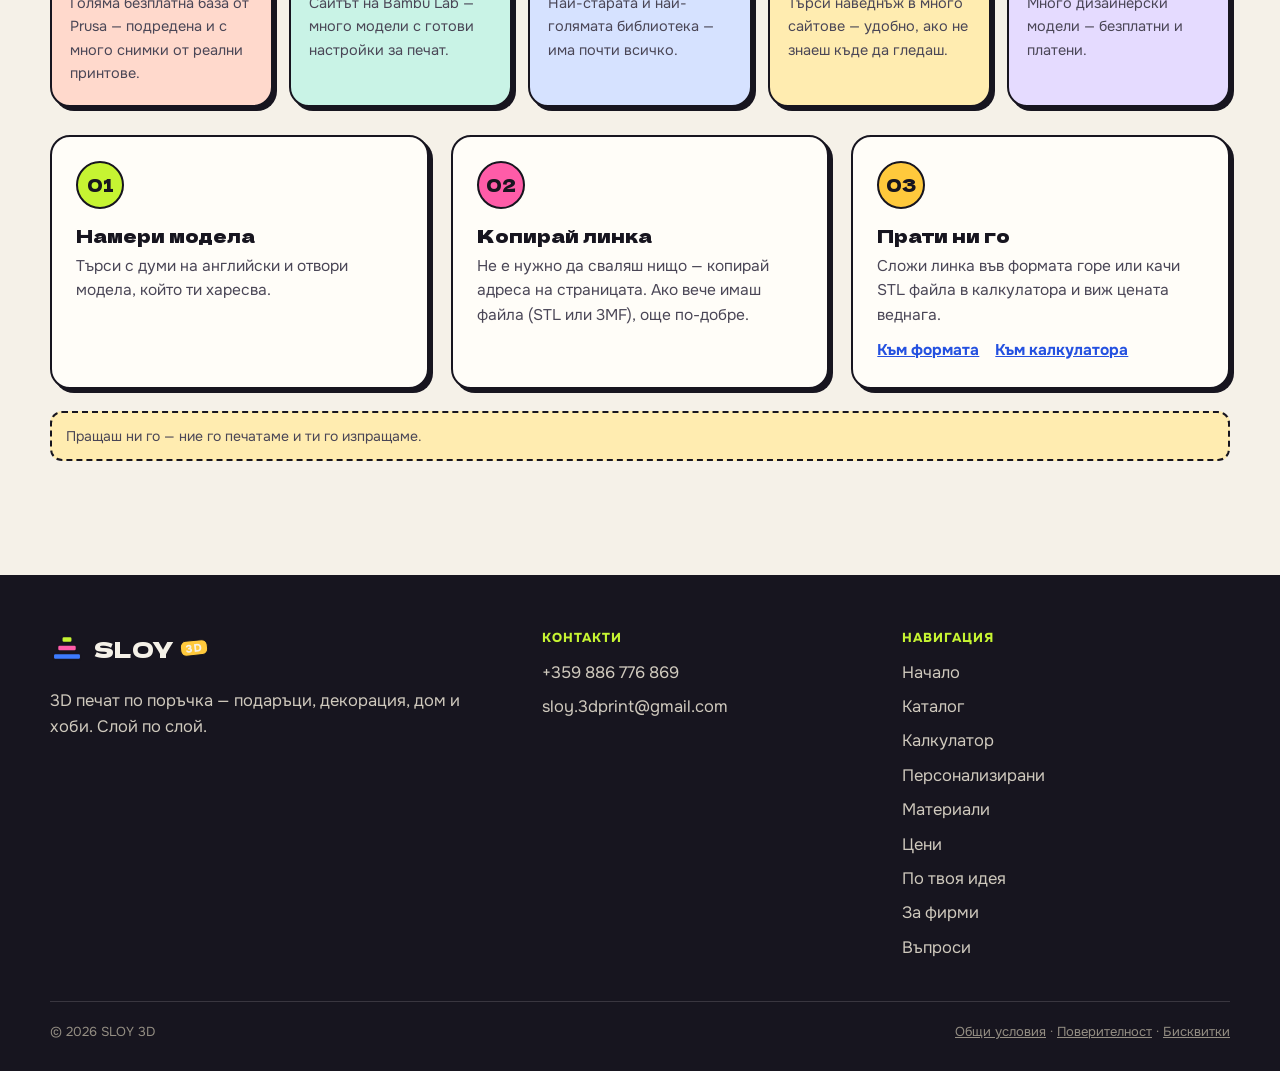
<file: poruchka.html>
<!doctype html>
<html lang="bg">
<head>
  <meta charset="utf-8">
  <meta name="viewport" content="width=device-width, initial-scale=1">
  <link rel="canonical" href="https://sloy3d.pages.dev/poruchka">
  <meta property="og:image" content="https://sloy3d.pages.dev/og.png">
  <meta property="og:image:width" content="1200">
  <meta property="og:image:height" content="630">
  <meta name="twitter:card" content="summary_large_image">
  <script>if (location.hostname.endsWith('github.io')) location.replace('https://sloy3d.pages.dev' + location.pathname.replace(/^\/sloy3d/, '') + location.search + location.hash);</script>
  <script>try{var l=new URLSearchParams(location.search).get('lang')||localStorage.getItem('sloy-lang');if(l==='en'){document.documentElement.classList.add('i18n-hide');setTimeout(function(){document.documentElement.classList.remove('i18n-hide')},1500)}}catch(e){}</script>
  <title>Поръчка по идея — SLOY 3D</title>
  <meta name="description" content="Прати файл, линк или идея и получи цена и срок до 24 часа.">
  <meta name="theme-color" content="#f5f1e8">
  <link rel="icon" href="favicon.svg" type="image/svg+xml">
  <meta property="og:type" content="website">
  <meta property="og:site_name" content="SLOY 3D">
  <meta property="og:title" content="Поръчка по идея — SLOY 3D">
  <meta property="og:description" content="Прати файл, линк или идея и получи цена и срок до 24 часа.">
  <meta property="og:locale" content="bg_BG">
  <link rel="preconnect" href="https://fonts.googleapis.com">
  <link rel="preconnect" href="https://fonts.gstatic.com" crossorigin>
  <link rel="stylesheet" href="https://fonts.googleapis.com/css2?family=Dela+Gothic+One&family=Onest:wght@400;500;600;700;800&display=swap">
  <link rel="stylesheet" href="styles.css">
  <script src="i18n.js" defer></script>
  <script src="config.js" defer></script>
  <script src="products.js" defer></script>
  <script src="script.js" defer></script>
</head>
<body>
  <a class="skip" href="#main">Към съдържанието</a>

  <header class="site-header">
    <div class="wrap header-inner">
      <a class="brand" href="index.html" aria-label="SLOY 3D — начало">
        <svg class="brand-mark" viewBox="0 0 32 32" aria-hidden="true">
          <rect x="3" y="21" width="26" height="6" rx="2" fill="currentColor" opacity=".45"/>
          <rect x="7" y="13" width="18" height="6" rx="2" fill="currentColor" opacity=".75"/>
          <rect x="11" y="5" width="10" height="6" rx="2" class="brand-top"/>
        </svg>
        <span class="brand-word">SLOY<span class="brand-3d">3D</span></span>
      </a>
      <nav class="nav" id="nav" aria-label="Основна навигация">
        <a class="nav-only-mobile" href="katalog.html">Каталог</a>
        <a href="kalkulator.html">Калкулатор</a>
        <a href="personalizirani.html">Персонализирани</a>
        <a href="poruchka.html" aria-current="page">По твоя идея</a>
        <a href="firmi.html">За фирми</a>
        <div class="nav-more">
          <button type="button" class="nav-more-btn" aria-expanded="false">Още</button>
          <div class="nav-more-list">
            <a href="materiali.html">Материали</a>
            <a href="ceni.html">Цени</a>
            <a href="vaprosi.html">Въпроси</a>
          </div>
        </div>
      </nav>
      <div class="lang-switch" role="group" aria-label="Език / Language">
        <button type="button" data-lang="bg" aria-pressed="true">БГ</button>
        <button type="button" data-lang="en" aria-pressed="false">EN</button>
      </div>
      <a class="btn btn-primary btn-sm header-cta" href="katalog.html">Каталог</a>
      <button class="nav-toggle" type="button" aria-expanded="false" aria-controls="nav" aria-label="Меню">
        <span></span><span></span>
      </button>
    </div>
  </header>

  <main id="main">
    <!-- 05 ПОРЪЧКА -->
    <section class="section section-order section-first" id="poruchka">
      <div class="wrap order-grid">
        <div class="order-copy">
          <p class="eyebrow">Поръчка по идея</p>
          <h1>Разкажи ни какво искаш да принтираме.</h1>
          <p class="section-lead">Попълни формата и ще ти върнем цена и срок до 24 часа. Предпочиташ директно? Пиши ни.</p>
          <div class="direct">
            <a data-viber href="#">
              <span class="ico"><svg viewBox="0 0 24 24" fill="none" stroke="currentColor" stroke-width="1.8" stroke-linecap="round" stroke-linejoin="round"><path d="M20.5 11.5a8.5 8.5 0 0 1-12.4 7.5L3.5 20.5l1.6-4.4A8.5 8.5 0 1 1 20.5 11.5Z"/><path d="M9 8.5c.3 2.9 2.6 5.2 5.5 5.5"/></svg></span>
              <span><small>Viber</small><strong data-label>—</strong></span>
            </a>
            <a data-phone href="#">
              <span class="ico"><svg viewBox="0 0 24 24" fill="none" stroke="currentColor" stroke-width="1.8" stroke-linecap="round" stroke-linejoin="round"><path d="M5 3.5h3.5l2 5-2.5 1.5a11 11 0 0 0 6 6l1.5-2.5 5 2V19a2 2 0 0 1-2 2A17 17 0 0 1 3 5.5a2 2 0 0 1 2-2Z"/></svg></span>
              <span><small>Обади се</small><strong data-label>—</strong></span>
            </a>
            <a data-messenger href="#" target="_blank" rel="noopener">
              <span class="ico"><svg viewBox="0 0 24 24" fill="none" stroke="currentColor" stroke-width="1.8" stroke-linecap="round" stroke-linejoin="round"><path d="M12 3C7 3 3 6.7 3 11.3c0 2.6 1.3 4.9 3.3 6.4V21l3-1.7c.9.3 1.8.4 2.7.4 5 0 9-3.7 9-8.4S17 3 12 3Z"/><path d="m7.5 13.5 3-3 2.5 2 3.5-3"/></svg></span>
              <span><small>Messenger</small><strong>SLOY 3D</strong></span>
            </a>
            <a data-email href="#">
              <span class="ico"><svg viewBox="0 0 24 24" fill="none" stroke="currentColor" stroke-width="1.8" stroke-linecap="round" stroke-linejoin="round"><rect x="3" y="5" width="18" height="14" rx="2"/><path d="m3.5 6.5 8.5 6.5 8.5-6.5"/></svg></span>
              <span><small>Имейл</small><strong data-label>—</strong></span>
            </a>
          </div>
        </div>

        <div class="form-card">
          <form id="order-form" novalidate>
            <div class="field-row">
              <label class="field"><span>Име *</span><input name="name" required autocomplete="name"></label>
              <label class="field"><span>Телефон или имейл *</span><input name="contact" required autocomplete="tel"></label>
            </div>

            <fieldset class="field">
              <legend>Какво ще принтираме?</legend>
              <div class="chips">
                <label class="chip"><input type="radio" name="category" value="Подарък / декорация"><span>Подарък / декорация</span></label>
                <label class="chip"><input type="radio" name="category" value="Дом и бюро"><span>Дом и бюро</span></label>
                <label class="chip"><input type="radio" name="category" value="Игри и играчки"><span>Игри и играчки</span></label>
                <label class="chip"><input type="radio" name="category" value="Хоби и техника"><span>Хоби и техника</span></label>
                <label class="chip"><input type="radio" name="category" value="Друго"><span>Друго</span></label>
              </div>
            </fieldset>

            <fieldset class="field">
              <legend>Какво имаш?</legend>
              <div class="chips">
                <label class="chip"><input type="radio" name="source" value="Файл"><span>Файл</span></label>
                <label class="chip"><input type="radio" name="source" value="Линк към модел"><span>Линк към модел</span></label>
                <label class="chip"><input type="radio" name="source" value="Само идея / снимка"><span>Само идея / снимка</span></label>
              </div>
            </fieldset>

            <label class="field"><span>Линк към модела или файла</span><input name="link" type="url" inputmode="url" placeholder="printables.com/…, makerworld.com/…, Google Drive"></label>

            <label class="field"><span>Опиши поръчката *</span><textarea name="message" rows="5" required placeholder="Какво е, размер, цвят, брой, до кога ти трябва…"></textarea></label>

            <div class="field-row">
              <label class="field"><span>Брой</span><input name="qty" type="number" min="1" value="1" inputmode="numeric"></label>
              <label class="field"><span>Как да ти отговорим?</span>
                <select name="reply">
                  <option>Viber</option>
                  <option>Телефон</option>
                  <option>Имейл</option>
                  <option>Messenger</option>
                </select>
              </label>
            </div>

            <input type="checkbox" name="botcheck" class="hp" tabindex="-1" autocomplete="off" aria-hidden="true">

            <p class="form-note">Файлът е на компютъра ти? Няма проблем — след заявката ще ти пишем и ще го пратиш по имейл или Viber.</p>
            <p class="form-hint"><a href="#modeli">Нямаш модел? Виж къде да намериш готов →</a></p>

            <label class="consent"><input type="checkbox" name="consent" required><span>Приемам <a href="obshti-usloviya.html" target="_blank">Общите условия</a> и <a href="poveritelnost.html" target="_blank">Политиката за поверителност</a> *</span></label>
            <button class="btn btn-primary btn-block" type="submit">Изпрати заявката</button>
            <p class="form-status" role="status" aria-live="polite"></p>
            <p class="form-privacy">Използваме данните ти само за да отговорим на тази заявка.</p>
          </form>

          <div class="success" id="order-success" hidden>
            <svg viewBox="0 0 48 48" fill="none" stroke="currentColor" stroke-width="3" stroke-linecap="round" stroke-linejoin="round" aria-hidden="true"><circle cx="24" cy="24" r="20"/><path d="m15 24.5 6 6 12-13"/></svg>
            <h3>Получихме заявката!</h3>
            <p>Ще ти върнем цена и срок до 24 часа.</p>
            <button class="btn btn-ghost" type="button" id="order-again">Нова заявка</button>
          </div>
        </div>
      </div>
    </section>

    <!-- Нямаш файл? Къде да намериш готов модел -->
    <section class="section models-guide" id="modeli">
      <div class="wrap">
        <header class="section-head">
          <p class="eyebrow">Нямаш файл?</p>
          <h2>Намери готов модел.</h2>
          <p class="section-lead">Милиони безплатни модели те чакат в сайтовете по-долу. Търси на английски — например „phone stand“, „dragon“ или „cable organizer“.</p>
        </header>
        <div class="model-sites">
          <a class="model-site" href="https://www.printables.com/" target="_blank" rel="noopener"><strong>Printables</strong><span>Голяма безплатна база от Prusa — подредена и с много снимки от реални принтове.</span></a>
          <a class="model-site" href="https://makerworld.com/" target="_blank" rel="noopener"><strong>MakerWorld</strong><span>Сайтът на Bambu Lab — много модели с готови настройки за печат.</span></a>
          <a class="model-site" href="https://www.thingiverse.com/" target="_blank" rel="noopener"><strong>Thingiverse</strong><span>Най-старата и най-голямата библиотека — има почти всичко.</span></a>
          <a class="model-site" href="https://thangs.com/" target="_blank" rel="noopener"><strong>Thangs</strong><span>Търси наведнъж в много сайтове — удобно, ако не знаеш къде да гледаш.</span></a>
          <a class="model-site" href="https://cults3d.com/" target="_blank" rel="noopener"><strong>Cults3D</strong><span>Много дизайнерски модели — безплатни и платени.</span></a>
        </div>
        <ol class="steps model-steps">
          <li class="step"><span class="step-num">01</span><h3>Намери модела</h3><p>Търси с думи на английски и отвори модела, който ти харесва.</p></li>
          <li class="step"><span class="step-num">02</span><h3>Копирай линка</h3><p>Не е нужно да сваляш нищо — копирай адреса на страницата. Ако вече имаш файла (STL или 3MF), още по-добре.</p></li>
          <li class="step"><span class="step-num">03</span><h3>Прати ни го</h3><p>Сложи линка във формата горе или качи STL файла в калкулатора и виж цената веднага.</p>
            <p class="model-step-links"><a href="#poruchka">Към формата</a><a href="kalkulator.html">Към калкулатора</a></p></li>
        </ol>
        <p class="form-note">Пращаш ни го — ние го печатаме и ти го изпращаме.</p>
      </div>
    </section>
  </main>

  <footer class="site-footer">
    <div class="wrap footer-grid">
      <div>
        <a class="brand" href="index.html" aria-label="SLOY 3D — начало">
          <svg class="brand-mark" viewBox="0 0 32 32" aria-hidden="true">
            <rect x="3" y="21" width="26" height="6" rx="2" fill="currentColor" opacity=".45"/>
            <rect x="7" y="13" width="18" height="6" rx="2" fill="currentColor" opacity=".75"/>
            <rect x="11" y="5" width="10" height="6" rx="2" class="brand-top"/>
          </svg>
          <span class="brand-word">SLOY<span class="brand-3d">3D</span></span>
        </a>
        <p class="footer-tag">3D печат по поръчка — подаръци, декорация, дом и хоби. Слой по слой.</p>
      </div>
      <div>
        <h2>Контакти</h2>
        <ul>
          <li><a data-phone href="#"><span data-label></span></a></li>
          <li><a data-email href="#"><span data-label></span></a></li>
          <li><a data-instagram href="#" target="_blank" rel="noopener">Instagram</a></li>
          <li><a data-facebook href="#" target="_blank" rel="noopener">Facebook</a></li>
          <li><a data-tiktok href="#" target="_blank" rel="noopener">TikTok</a></li>
          <li><a data-youtube href="#" target="_blank" rel="noopener">YouTube</a></li>
          <li><a data-messenger href="#" target="_blank" rel="noopener">Messenger</a></li>
        </ul>
      </div>
      <div>
        <h2>Навигация</h2>
        <ul>
          <li><a href="index.html">Начало</a></li>
          <li><a href="katalog.html">Каталог</a></li>
          <li><a href="kalkulator.html">Калкулатор</a></li>
          <li><a href="personalizirani.html">Персонализирани</a></li>
          <li><a href="materiali.html">Материали</a></li>
          <li><a href="ceni.html">Цени</a></li>
          <li><a href="poruchka.html">По твоя идея</a></li>
          <li><a href="firmi.html">За фирми</a></li>
          <li><a href="vaprosi.html">Въпроси</a></li>
        </ul>
      </div>
    </div>
    <div class="wrap footer-bottom">
      <span>© <span data-year>2026</span> SLOY 3D</span>
      <span data-company></span>
      <span class="legal-links"><a href="obshti-usloviya.html">Общи условия</a> · <a href="poveritelnost.html">Поверителност</a> · <a href="poveritelnost.html#biskvitki" data-cookie-settings>Бисквитки</a></span>
    </div>
  </footer>
</body>
</html>
</file>
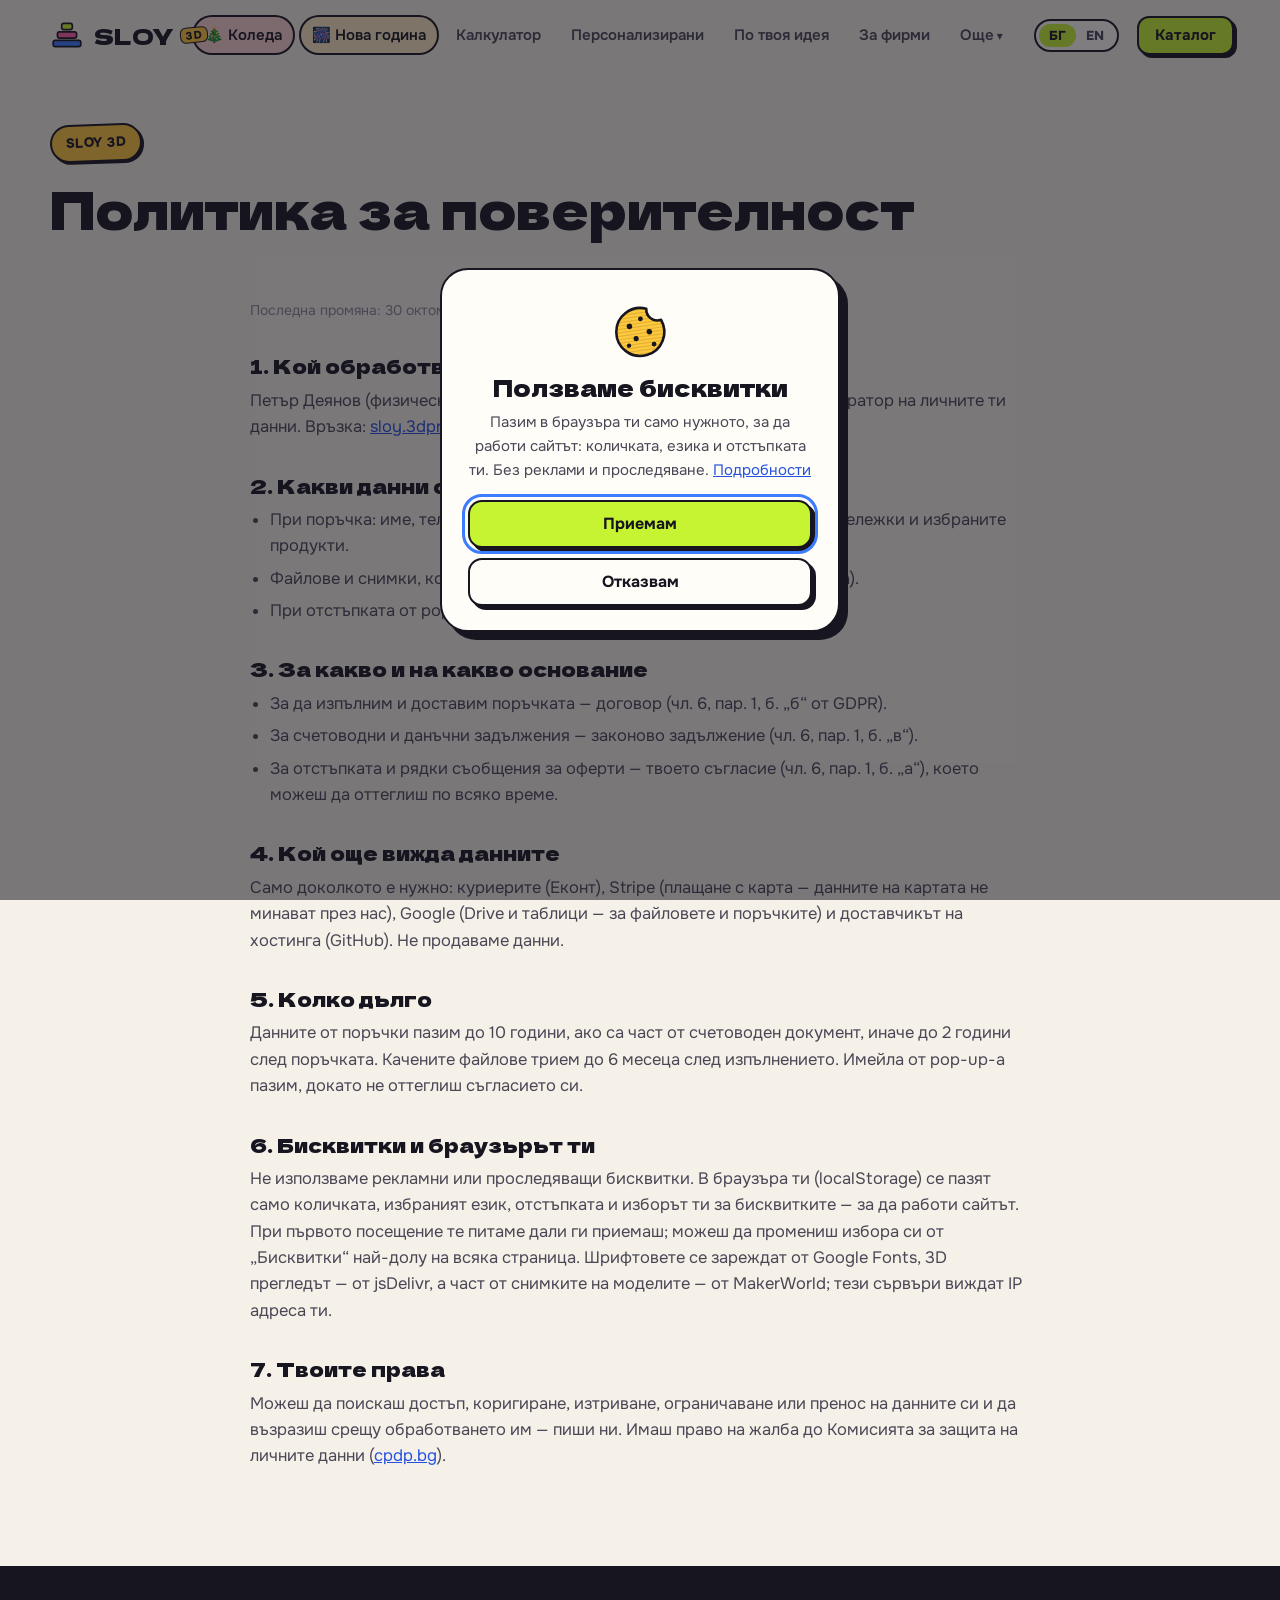
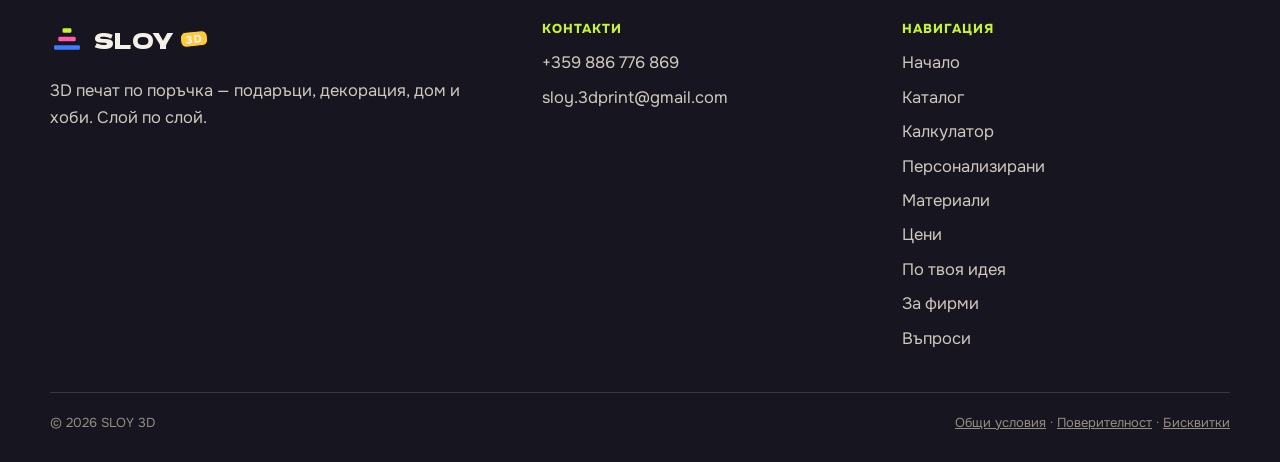
<file: poveritelnost.html>
<!doctype html>
<html lang="bg">
<head>
  <meta charset="utf-8">
  <meta name="viewport" content="width=device-width, initial-scale=1">
  <link rel="canonical" href="https://sloy3d.pages.dev/poveritelnost">
  <meta property="og:image" content="https://sloy3d.pages.dev/og.png">
  <meta property="og:image:width" content="1200">
  <meta property="og:image:height" content="630">
  <meta name="twitter:card" content="summary_large_image">
  <script>if (location.hostname.endsWith('github.io')) location.replace('https://sloy3d.pages.dev' + location.pathname.replace(/^\/sloy3d/, '') + location.search + location.hash);</script>
  <script>try{var l=new URLSearchParams(location.search).get('lang')||localStorage.getItem('sloy-lang');if(l==='en'){document.documentElement.classList.add('i18n-hide');setTimeout(function(){document.documentElement.classList.remove('i18n-hide')},1500)}}catch(e){}</script>
  <title>Политика за поверителност — SLOY 3D</title>
  <meta name="description" content="Как SLOY 3D събира, използва и пази личните ти данни.">
  <meta name="theme-color" content="#f5f1e8">
  <link rel="icon" href="favicon.svg" type="image/svg+xml">
  <meta property="og:type" content="website">
  <meta property="og:site_name" content="SLOY 3D">
  <meta property="og:title" content="Политика за поверителност — SLOY 3D">
  <meta property="og:description" content="Как SLOY 3D събира, използва и пази личните ти данни.">
  <meta property="og:locale" content="bg_BG">
  <link rel="preconnect" href="https://fonts.googleapis.com">
  <link rel="preconnect" href="https://fonts.gstatic.com" crossorigin>
  <link rel="stylesheet" href="https://fonts.googleapis.com/css2?family=Dela+Gothic+One&family=Onest:wght@400;500;600;700;800&display=swap">
  <link rel="stylesheet" href="styles.css">
  <script src="i18n.js" defer></script>
  <script src="config.js" defer></script>
  <script src="products.js" defer></script>
  <script src="script.js" defer></script>
</head>
<body>
  <a class="skip" href="#main">Към съдържанието</a>

  <header class="site-header">
    <div class="wrap header-inner">
      <a class="brand" href="index.html" aria-label="SLOY 3D — начало">
        <svg class="brand-mark" viewBox="0 0 32 32" aria-hidden="true">
          <rect x="3" y="21" width="26" height="6" rx="2" fill="currentColor" opacity=".45"/>
          <rect x="7" y="13" width="18" height="6" rx="2" fill="currentColor" opacity=".75"/>
          <rect x="11" y="5" width="10" height="6" rx="2" class="brand-top"/>
        </svg>
        <span class="brand-word">SLOY<span class="brand-3d">3D</span></span>
      </a>
      <nav class="nav" id="nav" aria-label="Основна навигация">
        <a class="nav-only-mobile" href="katalog.html">Каталог</a>
        <a href="kalkulator.html">Калкулатор</a>
        <a href="personalizirani.html">Персонализирани</a>
        <a href="poruchka.html">По твоя идея</a>
        <a href="firmi.html">За фирми</a>
        <div class="nav-more">
          <button type="button" class="nav-more-btn" aria-expanded="false">Още</button>
          <div class="nav-more-list">
            <a href="materiali.html">Материали</a>
            <a href="ceni.html">Цени</a>
            <a href="vaprosi.html">Въпроси</a>
          </div>
        </div>
      </nav>
      <div class="lang-switch" role="group" aria-label="Език / Language">
        <button type="button" data-lang="bg" aria-pressed="true">БГ</button>
        <button type="button" data-lang="en" aria-pressed="false">EN</button>
      </div>
      <a class="btn btn-primary btn-sm header-cta" href="katalog.html">Каталог</a>
      <button class="nav-toggle" type="button" aria-expanded="false" aria-controls="nav" aria-label="Меню">
        <span></span><span></span>
      </button>
    </div>
  </header>

  <main id="main">
    <section class="page-head">
      <div class="wrap">
        <p class="eyebrow">SLOY 3D</p>
        <h1 data-only="bg">Политика за поверителност</h1>
        <h1 data-only="en" hidden>Privacy policy</h1>
      </div>
    </section>
    <section class="section">
      <div class="wrap legal">
        <div data-only="bg">
        <p class="legal-date">Последна промяна: 30 октомври 2026 г.</p>
        <h2>1. Кой обработва данните</h2>
        <p>Петър Деянов (физическо лице), гр. София, ул. „Съборна“ № 14, е администратор на личните ти данни. Връзка: <a data-email href="#"><span data-label></span></a> · <a data-phone href="#"><span data-label></span></a>.</p>
        <h2>2. Какви данни събираме</h2>
        <ul>
          <li>При поръчка: име, телефон, имейл, град и офис или адрес за доставка, бележки и избраните продукти.</li>
          <li>Файлове и снимки, които качиш (STL модели, снимки за литофании, лога).</li>
          <li>При отстъпката от pop-up-а: име и имейл.</li>
        </ul>
        <h2>3. За какво и на какво основание</h2>
        <ul>
          <li>За да изпълним и доставим поръчката — договор (чл. 6, пар. 1, б. „б“ от GDPR).</li>
          <li>За счетоводни и данъчни задължения — законово задължение (чл. 6, пар. 1, б. „в“).</li>
          <li>За отстъпката и рядки съобщения за оферти — твоето съгласие (чл. 6, пар. 1, б. „а“), което можеш да оттеглиш по всяко време.</li>
        </ul>
        <h2>4. Кой още вижда данните</h2>
        <p>Само доколкото е нужно: куриерите (Еконт), Stripe (плащане с карта — данните на картата не минават през нас), Google (Drive и таблици — за файловете и поръчките) и доставчикът на хостинга (GitHub). Не продаваме данни.</p>
        <h2>5. Колко дълго</h2>
        <p>Данните от поръчки пазим до 10 години, ако са част от счетоводен документ, иначе до 2 години след поръчката. Качените файлове трием до 6 месеца след изпълнението. Имейла от pop-up-а пазим, докато не оттеглиш съгласието си.</p>
        <h2 id="biskvitki">6. Бисквитки и браузърът ти</h2>
        <p>Не използваме рекламни или проследяващи бисквитки. В браузъра ти (localStorage) се пазят само количката, избраният език, отстъпката и изборът ти за бисквитките — за да работи сайтът. При първото посещение те питаме дали ги приемаш; можеш да промениш избора си от „Бисквитки“ най-долу на всяка страница. Шрифтовете се зареждат от Google Fonts, 3D прегледът — от jsDelivr, а част от снимките на моделите — от MakerWorld; тези сървъри виждат IP адреса ти.</p>
        <h2>7. Твоите права</h2>
        <p>Можеш да поискаш достъп, коригиране, изтриване, ограничаване или пренос на данните си и да възразиш срещу обработването им — пиши ни. Имаш право на жалба до Комисията за защита на личните данни (<a href="https://www.cpdp.bg" target="_blank" rel="noopener">cpdp.bg</a>).</p>
        </div>
        <div data-only="en" hidden>
        <p class="legal-date">Last updated: 30 October 2026</p>
        <h2>1. Who processes your data</h2>
        <p>Petar Deyanov (a private individual), 14 Saborna St., Sofia, Bulgaria, is the controller of your personal data. Contact: <a data-email href="#"><span data-label></span></a> · <a data-phone href="#"><span data-label></span></a>.</p>
        <h2>2. What we collect</h2>
        <ul>
          <li>With an order: name, phone, email, city and office or address for delivery, notes and the chosen products.</li>
          <li>Files and photos you upload (STL models, photos for lithophanes, logos).</li>
          <li>With the pop-up discount: name and email.</li>
        </ul>
        <h2>3. Why and on what basis</h2>
        <ul>
          <li>To fulfil and deliver your order — contract (Art. 6(1)(b) GDPR).</li>
          <li>For accounting and tax obligations — legal obligation (Art. 6(1)(c)).</li>
          <li>For the discount and occasional offers — your consent (Art. 6(1)(a)), which you can withdraw at any time.</li>
        </ul>
        <h2>4. Who else sees the data</h2>
        <p>Only as needed: couriers (Econt), Stripe (card payments — your card details never pass through us), Google (Drive and Sheets — for files and orders) and our hosting provider (GitHub). We don't sell data.</p>
        <h2>5. How long</h2>
        <p>Order data is kept up to 10 years if it's part of an accounting document, otherwise up to 2 years after the order. Uploaded files are deleted within 6 months of fulfilment. The pop-up email is kept until you withdraw consent.</p>
        <h2 id="cookies">6. Cookies and your browser</h2>
        <p>We don't use advertising or tracking cookies. Your browser (localStorage) only keeps your cart, chosen language, discount and your cookie choice — so the site works. On your first visit we ask whether you accept them; you can change your choice from “Cookies” at the bottom of every page. Fonts load from Google Fonts, the 3D preview from jsDelivr and some model photos from MakerWorld; these servers see your IP address.</p>
        <h2>7. Your rights</h2>
        <p>You can ask to access, correct, delete, restrict or port your data and object to its processing — just message us. You can complain to the Bulgarian Commission for Personal Data Protection (<a href="https://www.cpdp.bg" target="_blank" rel="noopener">cpdp.bg</a>).</p>
        </div>
      </div>
    </section>
  </main>

  <footer class="site-footer">
    <div class="wrap footer-grid">
      <div>
        <a class="brand" href="index.html" aria-label="SLOY 3D — начало">
          <svg class="brand-mark" viewBox="0 0 32 32" aria-hidden="true">
            <rect x="3" y="21" width="26" height="6" rx="2" fill="currentColor" opacity=".45"/>
            <rect x="7" y="13" width="18" height="6" rx="2" fill="currentColor" opacity=".75"/>
            <rect x="11" y="5" width="10" height="6" rx="2" class="brand-top"/>
          </svg>
          <span class="brand-word">SLOY<span class="brand-3d">3D</span></span>
        </a>
        <p class="footer-tag">3D печат по поръчка — подаръци, декорация, дом и хоби. Слой по слой.</p>
      </div>
      <div>
        <h2>Контакти</h2>
        <ul>
          <li><a data-phone href="#"><span data-label></span></a></li>
          <li><a data-email href="#"><span data-label></span></a></li>
          <li><a data-instagram href="#" target="_blank" rel="noopener">Instagram</a></li>
          <li><a data-facebook href="#" target="_blank" rel="noopener">Facebook</a></li>
          <li><a data-tiktok href="#" target="_blank" rel="noopener">TikTok</a></li>
          <li><a data-youtube href="#" target="_blank" rel="noopener">YouTube</a></li>
          <li><a data-messenger href="#" target="_blank" rel="noopener">Messenger</a></li>
        </ul>
      </div>
      <div>
        <h2>Навигация</h2>
        <ul>
          <li><a href="index.html">Начало</a></li>
          <li><a href="katalog.html">Каталог</a></li>
          <li><a href="kalkulator.html">Калкулатор</a></li>
          <li><a href="personalizirani.html">Персонализирани</a></li>
          <li><a href="materiali.html">Материали</a></li>
          <li><a href="ceni.html">Цени</a></li>
          <li><a href="poruchka.html">По твоя идея</a></li>
          <li><a href="firmi.html">За фирми</a></li>
          <li><a href="vaprosi.html">Въпроси</a></li>
        </ul>
      </div>
    </div>
    <div class="wrap footer-bottom">
      <span>© <span data-year>2026</span> SLOY 3D</span>
      <span data-company></span>
      <span class="legal-links"><a href="obshti-usloviya.html">Общи условия</a> · <a href="poveritelnost.html">Поверителност</a> · <a href="poveritelnost.html#biskvitki" data-cookie-settings>Бисквитки</a></span>
    </div>
  </footer>
</body>
</html>
</file>
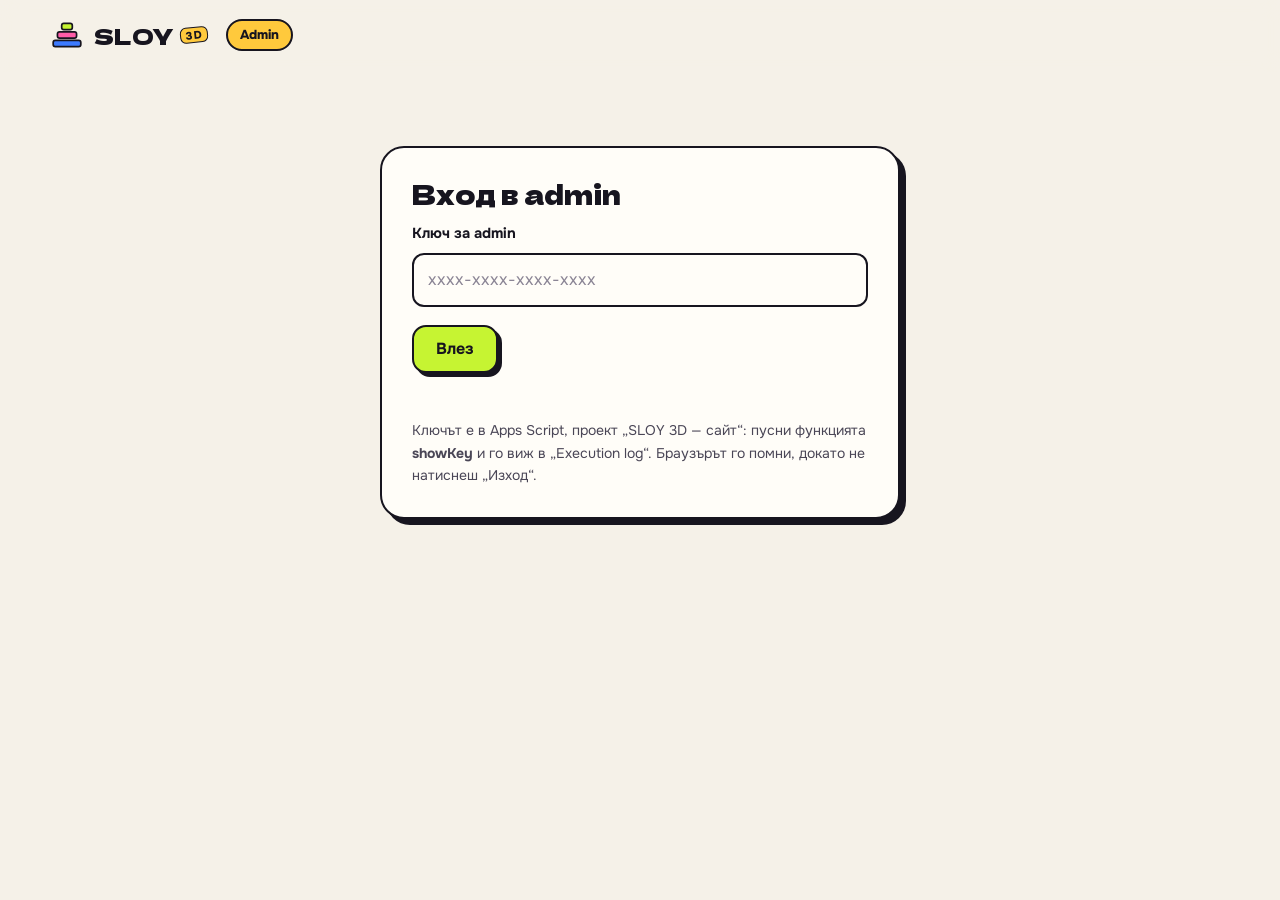
<file: tablo.html>
<!doctype html>
<html lang="bg">
<head>
  <meta charset="utf-8">
  <meta name="viewport" content="width=device-width, initial-scale=1">
  <script>if (location.hostname.endsWith('github.io')) location.replace('https://sloy3d.pages.dev' + location.pathname.replace(/^\/sloy3d/, '') + location.search + location.hash);</script>
  <meta name="robots" content="noindex, nofollow">
  <title>Admin — SLOY 3D</title>
  <meta http-equiv="refresh" content="0; url=admin.html">
  <script>location.replace('admin.html' + location.hash);</script>
</head>
<body><p><a href="admin.html">Admin — SLOY 3D</a></p></body>
</html>
</file>
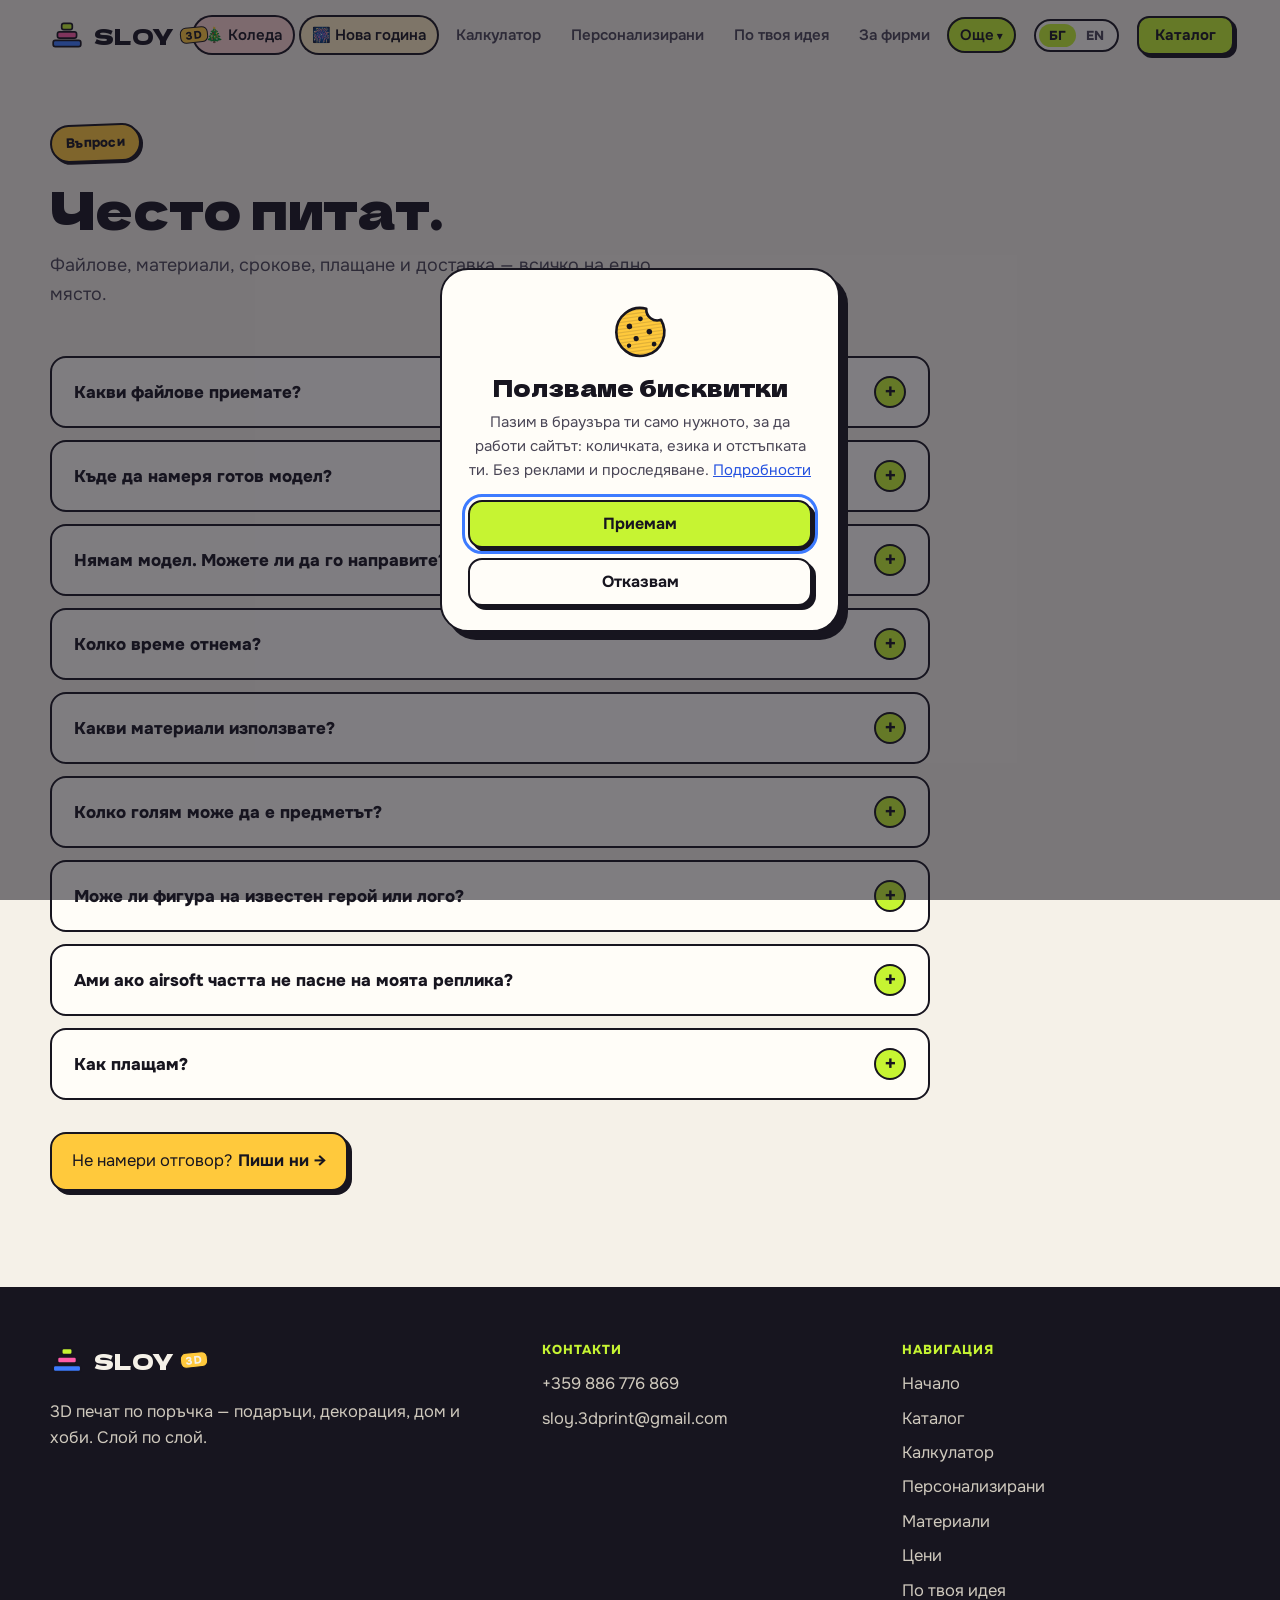
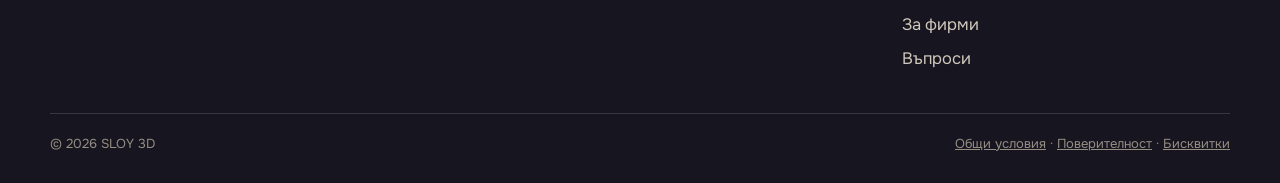
<file: vaprosi.html>
<!doctype html>
<html lang="bg">
<head>
  <meta charset="utf-8">
  <meta name="viewport" content="width=device-width, initial-scale=1">
  <link rel="canonical" href="https://sloy3d.pages.dev/vaprosi">
  <meta property="og:image" content="https://sloy3d.pages.dev/og.png">
  <meta property="og:image:width" content="1200">
  <meta property="og:image:height" content="630">
  <meta name="twitter:card" content="summary_large_image">
  <script>if (location.hostname.endsWith('github.io')) location.replace('https://sloy3d.pages.dev' + location.pathname.replace(/^\/sloy3d/, '') + location.search + location.hash);</script>
  <script>try{var l=new URLSearchParams(location.search).get('lang')||localStorage.getItem('sloy-lang');if(l==='en'){document.documentElement.classList.add('i18n-hide');setTimeout(function(){document.documentElement.classList.remove('i18n-hide')},1500)}}catch(e){}</script>
  <title>Въпроси — SLOY 3D</title>
  <meta name="description" content="Отговори за файлове, материали, срокове, плащане и доставка при 3D печат по поръчка.">
  <meta name="theme-color" content="#f5f1e8">
  <link rel="icon" href="favicon.svg" type="image/svg+xml">
  <meta property="og:type" content="website">
  <meta property="og:site_name" content="SLOY 3D">
  <meta property="og:title" content="Въпроси — SLOY 3D">
  <meta property="og:description" content="Отговори за файлове, материали, срокове, плащане и доставка при 3D печат по поръчка.">
  <meta property="og:locale" content="bg_BG">
  <link rel="preconnect" href="https://fonts.googleapis.com">
  <link rel="preconnect" href="https://fonts.gstatic.com" crossorigin>
  <link rel="stylesheet" href="https://fonts.googleapis.com/css2?family=Dela+Gothic+One&family=Onest:wght@400;500;600;700;800&display=swap">
  <link rel="stylesheet" href="styles.css">
  <script src="i18n.js" defer></script>
  <script src="config.js" defer></script>
  <script src="products.js" defer></script>
  <script src="script.js" defer></script>
</head>
<body>
  <a class="skip" href="#main">Към съдържанието</a>

  <header class="site-header">
    <div class="wrap header-inner">
      <a class="brand" href="index.html" aria-label="SLOY 3D — начало">
        <svg class="brand-mark" viewBox="0 0 32 32" aria-hidden="true">
          <rect x="3" y="21" width="26" height="6" rx="2" fill="currentColor" opacity=".45"/>
          <rect x="7" y="13" width="18" height="6" rx="2" fill="currentColor" opacity=".75"/>
          <rect x="11" y="5" width="10" height="6" rx="2" class="brand-top"/>
        </svg>
        <span class="brand-word">SLOY<span class="brand-3d">3D</span></span>
      </a>
      <nav class="nav" id="nav" aria-label="Основна навигация">
        <a class="nav-only-mobile" href="katalog.html">Каталог</a>
        <a href="kalkulator.html">Калкулатор</a>
        <a href="personalizirani.html">Персонализирани</a>
        <a href="poruchka.html">По твоя идея</a>
        <a href="firmi.html">За фирми</a>
        <div class="nav-more">
          <button type="button" class="nav-more-btn" aria-expanded="false">Още</button>
          <div class="nav-more-list">
            <a href="materiali.html">Материали</a>
            <a href="ceni.html">Цени</a>
            <a href="vaprosi.html" aria-current="page">Въпроси</a>
          </div>
        </div>
      </nav>
      <div class="lang-switch" role="group" aria-label="Език / Language">
        <button type="button" data-lang="bg" aria-pressed="true">БГ</button>
        <button type="button" data-lang="en" aria-pressed="false">EN</button>
      </div>
      <a class="btn btn-primary btn-sm header-cta" href="katalog.html">Каталог</a>
      <button class="nav-toggle" type="button" aria-expanded="false" aria-controls="nav" aria-label="Меню">
        <span></span><span></span>
      </button>
    </div>
  </header>

  <main id="main">
    <section class="page-head">
      <div class="wrap">
        <p class="eyebrow">Въпроси</p>
        <h1>Често питат.</h1>
        <p class="lead">Файлове, материали, срокове, плащане и доставка — всичко на едно място.</p>
      </div>
    </section>
    <section class="section">
      <div class="wrap">
        <div class="faq">
          <details>
            <summary>Какви файлове приемате?</summary>
            <p>STL, 3MF, OBJ и STEP. Ако нямаш файл — прати снимка, скица с размери или линк към модел от Printables, MakerWorld или Thingiverse.</p>
          </details>
          <details id="modeli">
            <summary>Къде да намеря готов модел?</summary>
            <p>Printables, MakerWorld, Thingiverse, Thangs и Cults3D имат милиони безплатни модели. Намери модел, прати ни линка и ние го печатаме.</p>
            <p><a href="poruchka.html#modeli">Виж сайтовете и как става →</a></p>
          </details>
          <details>
            <summary>Нямам модел. Можете ли да го направите?</summary>
            <p>Да. Първо търсим готов модел, който може да се използва законно. Ако няма подходящ — проектираме го по твоите размери, снимки или скица. Моделирането се остойностява отделно в офертата.</p>
          </details>
          <details>
            <summary>Колко време отнема?</summary>
            <p>Повечето малки поръчки са готови за 2–4 работни дни, плюс 1–2 дни за доставка. Точният срок е в офертата — ако бързаш, кажи ни.</p>
          </details>
          <details>
            <summary>Какви материали използвате?</summary>
            <p>25 материала — от PLA за декорация, през PETG, ABS, ASA и поликарбонат за здрави и топлоустойчиви части, до TPU за гъвкави неща и найлон и карбон за инженерни детайли. Сравнение има на страница „Материали“.</p>
          </details>
          <details>
            <summary>Колко голям може да е предметът?</summary>
            <p>Наведнъж печатаме до около 32 × 32 × 32 см. По-големите модели разделяме на части и ги сглобяваме, така че почти няма ограничение.</p>
          </details>
          <details>
            <summary>Може ли фигура на известен герой или лого?</summary>
            <p>Принтираме само модели, които имаме право да използваме — твои собствени или с лиценз, който позволява продажба. Ако даден модел не може, ще ти предложим алтернатива.</p>
          </details>
          <details id="pasva">
            <summary>Ами ако airsoft частта не пасне на моята реплика?</summary>
            <p>При частите за конкретна реплика избираш марката ѝ още при поръчката — а ако я няма в списъка, я пишеш и ние проверяваме, преди да печатаме. Ако частта все пак не пасне, пиши ни до 14 дни от получаването със снимка — коригираме мерките и я печатаме наново безплатно.</p>
          </details>
          <details>
            <summary>Как плащам?</summary>
            <p>С наложен платеж при доставка или с карта (вкл. Apple Pay и Google Pay). При по-големи поръчки искаме капаро преди печата.</p>
          </details>
        </div>
        <a class="calc-cta" href="poruchka.html">Не намери отговор? <strong>Пиши ни →</strong></a>
      </div>
    </section>
  </main>

  <footer class="site-footer">
    <div class="wrap footer-grid">
      <div>
        <a class="brand" href="index.html" aria-label="SLOY 3D — начало">
          <svg class="brand-mark" viewBox="0 0 32 32" aria-hidden="true">
            <rect x="3" y="21" width="26" height="6" rx="2" fill="currentColor" opacity=".45"/>
            <rect x="7" y="13" width="18" height="6" rx="2" fill="currentColor" opacity=".75"/>
            <rect x="11" y="5" width="10" height="6" rx="2" class="brand-top"/>
          </svg>
          <span class="brand-word">SLOY<span class="brand-3d">3D</span></span>
        </a>
        <p class="footer-tag">3D печат по поръчка — подаръци, декорация, дом и хоби. Слой по слой.</p>
      </div>
      <div>
        <h2>Контакти</h2>
        <ul>
          <li><a data-phone href="#"><span data-label></span></a></li>
          <li><a data-email href="#"><span data-label></span></a></li>
          <li><a data-instagram href="#" target="_blank" rel="noopener">Instagram</a></li>
          <li><a data-facebook href="#" target="_blank" rel="noopener">Facebook</a></li>
          <li><a data-tiktok href="#" target="_blank" rel="noopener">TikTok</a></li>
          <li><a data-youtube href="#" target="_blank" rel="noopener">YouTube</a></li>
          <li><a data-messenger href="#" target="_blank" rel="noopener">Messenger</a></li>
        </ul>
      </div>
      <div>
        <h2>Навигация</h2>
        <ul>
          <li><a href="index.html">Начало</a></li>
          <li><a href="katalog.html">Каталог</a></li>
          <li><a href="kalkulator.html">Калкулатор</a></li>
          <li><a href="personalizirani.html">Персонализирани</a></li>
          <li><a href="materiali.html">Материали</a></li>
          <li><a href="ceni.html">Цени</a></li>
          <li><a href="poruchka.html">По твоя идея</a></li>
          <li><a href="firmi.html">За фирми</a></li>
          <li><a href="vaprosi.html">Въпроси</a></li>
        </ul>
      </div>
    </div>
    <div class="wrap footer-bottom">
      <span>© <span data-year>2026</span> SLOY 3D</span>
      <span data-company></span>
      <span class="legal-links"><a href="obshti-usloviya.html">Общи условия</a> · <a href="poveritelnost.html">Поверителност</a> · <a href="poveritelnost.html#biskvitki" data-cookie-settings>Бисквитки</a></span>
    </div>
  </footer>
</body>
</html>
</file>
<file: styles.css>
/* SLOY 3D — светла, цветна „майкърска“ визия: хартиен фон, дебели черни контури, ярки филаменти */
:root {
  color-scheme: light;
  --bg: #f5f1e8;
  --bg-2: #ece5d6;
  --paper: #fffdf8;
  --ink: #17151f;
  --ink-2: #4a4656;
  --ink-3: #8a8494;
  --soft: #ddd4c2;

  --lime: #c6f432;
  --pink: #ff5ca8;
  --blue: #3d7bff;
  --sun: #ffc93c;
  --mint: #2fd3a6;
  --grape: #8b5cf6;
  --link: #2451e0;

  /* меки тонове за категориите */
  --t-lime: #e6fb9f;
  --t-pink: #ffd6e9;
  --t-blue: #d6e2ff;
  --t-sun: #ffecb0;
  --t-mint: #c9f3e6;
  --t-grape: #e5dbff;
  --t-coral: #ffd9cc;
  --t-olive: #e2eac9;
  --t-tan: #f3e3cc;
  --t-sky: #d5f1ff;

  --ok: #0f8f52;
  --err: #d0312d;
  --radius: 20px;
  --radius-sm: 12px;
  --shadow: 4px 4px 0 var(--ink);
  --shadow-lg: 6px 6px 0 var(--ink);
  --font-display: "Dela Gothic One", "Arial Black", system-ui, sans-serif;
  --font-body: "Onest", system-ui, -apple-system, "Segoe UI", sans-serif;
  --wrap: 1180px;
}

*, *::before, *::after { box-sizing: border-box; }
html { scroll-behavior: smooth; -webkit-text-size-adjust: 100%; }
body {
  margin: 0;
  background: var(--bg);
  color: var(--ink);
  font: 400 16.5px/1.6 var(--font-body);
  -webkit-font-smoothing: antialiased;
  overflow-x: hidden;
}
img, svg { display: block; max-width: 100%; }
a { color: inherit; }
h1, h2, h3, h4 { font-family: var(--font-display); font-weight: 400; line-height: 1.12; letter-spacing: 0; margin: 0; text-wrap: balance; }
p { margin: 0; }
ul, ol { margin: 0; }
[hidden] { display: none !important; }
[id] { scroll-margin-top: 84px; }
.mono { font-variant-numeric: tabular-nums; }
.wrap { width: min(100% - 32px, var(--wrap)); margin-inline: auto; }
:focus-visible { outline: 3px solid var(--blue); outline-offset: 3px; border-radius: 8px; }
::selection { background: var(--lime); color: var(--ink); }

.skip { position: absolute; left: -999px; top: 8px; z-index: 300; padding: 10px 14px; border: 2px solid var(--ink); border-radius: 10px; background: var(--lime); font-weight: 700; }
.skip:focus { left: 8px; }

/* ---------- Header ---------- */
.site-header {
  position: sticky; top: 0; z-index: 50;
  background: rgba(245, 241, 232, .88);
  -webkit-backdrop-filter: blur(12px);
  backdrop-filter: blur(12px);
  border-bottom: 2px solid transparent;
  transition: border-color .2s;
}
.site-header.scrolled { border-bottom-color: var(--ink); }
.header-inner { display: flex; align-items: center; gap: 18px; height: 70px; }

.brand { display: inline-flex; align-items: center; gap: 10px; text-decoration: none; }
.brand-mark { width: 34px; height: 34px; flex: none; }
.brand-mark rect { stroke: var(--ink); stroke-width: 1.6; opacity: 1; }
.brand-mark rect:nth-child(1) { fill: var(--blue); }
.brand-mark rect:nth-child(2) { fill: var(--pink); }
.brand-mark rect:nth-child(3) { fill: var(--lime); }
.brand-word { font-family: var(--font-display); font-size: 22px; letter-spacing: .02em; line-height: 1; white-space: nowrap; }
.brand-3d {
  display: inline-block; margin-left: 5px; padding: 2px 5px 1px; vertical-align: 6px;
  font-family: var(--font-body); font-size: 11px; font-weight: 800; letter-spacing: .04em;
  background: var(--sun); border: 1.5px solid var(--ink); border-radius: 6px; transform: rotate(-6deg);
}

.nav { display: flex; align-items: center; gap: 4px; margin-left: auto; }
.nav a { padding: 8px 13px; white-space: nowrap; border-radius: 999px; font-size: 15px; font-weight: 600; color: var(--ink-2); text-decoration: none; transition: background-color .15s, color .15s; }
.nav a:hover { color: var(--ink); background: var(--t-lime); }
.nav a[aria-current="page"] { color: var(--ink); background: var(--lime); box-shadow: inset 0 0 0 2px var(--ink); }
.nav a.nav-season { color: var(--ink); background: color-mix(in srgb, var(--season-a) 22%, var(--paper)); box-shadow: inset 0 0 0 2px var(--ink); }
.nav-more { position: relative; }
.nav-more-btn { padding: 8px 13px; white-space: nowrap; font: 600 15px var(--font-body); color: var(--ink-2); background: none; border: 0; border-radius: 999px; cursor: pointer; transition: background-color .15s, color .15s; }
.nav-more-btn::after { content: " ▾"; font-size: .8em; }
.nav-more-btn:hover, .nav-more.open .nav-more-btn { color: var(--ink); background: var(--t-lime); }
.nav-more:has([aria-current="page"]) .nav-more-btn { color: var(--ink); background: var(--lime); box-shadow: inset 0 0 0 2px var(--ink); }
.nav-more-list {
  position: absolute; right: 0; top: calc(100% + 10px); z-index: 60; display: none; flex-direction: column; gap: 2px; min-width: 190px; padding: 8px;
  background: var(--paper); border: 2px solid var(--ink); border-radius: 18px; box-shadow: var(--shadow);
}
.nav-more-list::before { content: ""; position: absolute; left: 0; right: 0; top: -12px; height: 12px; }
.nav-more.open .nav-more-list { display: flex; }
@media (hover: hover) and (min-width: 1141px) { .nav-more:hover .nav-more-list { display: flex; } }

/* Превключвател на езика */
.i18n-hide body { visibility: hidden; }
.lang-switch { display: flex; flex: none; padding: 3px; background: var(--paper); border: 2px solid var(--ink); border-radius: 999px; }
.lang-switch button { padding: 5px 10px; font: 800 13px/1 var(--font-body); color: var(--ink-2); background: none; border: 0; border-radius: 999px; cursor: pointer; }
.lang-switch button:hover { color: var(--ink); }
.lang-switch button[aria-pressed="true"] { color: var(--ink); background: var(--lime); }

.nav-toggle {
  display: none; width: 44px; height: 44px; padding: 0; flex: none; cursor: pointer;
  flex-direction: column; justify-content: center; align-items: center; gap: 6px;
  color: var(--ink); background: var(--paper); border: 2px solid var(--ink); border-radius: 12px; box-shadow: 2px 2px 0 var(--ink);
}
.nav-toggle span { display: block; width: 18px; height: 2.5px; border-radius: 2px; background: currentColor; transition: transform .2s; }
.nav-toggle[aria-expanded="true"] span:first-child { transform: translateY(4px) rotate(45deg); }
.nav-toggle[aria-expanded="true"] span:last-child { transform: translateY(-4px) rotate(-45deg); }

/* ---------- Бутони ---------- */
.btn {
  display: inline-flex; align-items: center; justify-content: center; gap: 10px;
  padding: 14px 22px; cursor: pointer; white-space: nowrap; text-decoration: none;
  font: 700 16px/1 var(--font-body); color: var(--ink);
  border: 2px solid var(--ink); border-radius: 14px; box-shadow: var(--shadow);
  transition: transform .12s, box-shadow .12s, background-color .15s;
}
.btn:hover { transform: translate(-2px, -2px); box-shadow: var(--shadow-lg); }
.btn:active { transform: translate(3px, 3px); box-shadow: 1px 1px 0 var(--ink); }
.btn-primary { background: var(--lime); }
.btn-ghost { background: var(--paper); }
.btn-sm { padding: 10px 16px; font-size: 15px; border-radius: 12px; box-shadow: 3px 3px 0 var(--ink); }
.btn-sm:hover { box-shadow: 4px 4px 0 var(--ink); }
.btn-block { width: 100%; }
.btn:disabled { opacity: .6; cursor: progress; transform: none; box-shadow: var(--shadow); }
.link-btn { padding: 0; font: 600 15px var(--font-body); color: var(--link); background: none; border: 0; cursor: pointer; text-decoration: underline; text-underline-offset: 3px; }

.eyebrow {
  display: inline-block; padding: 6px 14px; transform: rotate(-2deg);
  font-size: 13.5px; font-weight: 800; letter-spacing: .02em;
  background: var(--sun); border: 2px solid var(--ink); border-radius: 999px; box-shadow: 2px 2px 0 var(--ink);
}
.accent { background: linear-gradient(transparent 58%, var(--lime) 58%, var(--lime) 92%, transparent 92%); padding: 0 .08em; }
.lead { max-width: 34em; font-size: clamp(1.05rem, 1.4vw, 1.2rem); color: var(--ink-2); }

/* ---------- Hero ---------- */
.hero { position: relative; padding: 64px 0 96px; overflow: hidden; }
.hero::before, .hero::after { content: ""; position: absolute; border-radius: 50%; border: 2px solid var(--ink); pointer-events: none; }
.hero::before { width: 560px; height: 560px; right: -120px; top: 40px; background: var(--lime); }
.hero::after { width: 120px; height: 120px; right: 470px; top: 70px; background: var(--pink); }
.hero-grid { position: relative; z-index: 1; display: grid; grid-template-columns: 1.08fr .92fr; gap: 56px; align-items: center; }
.hero h1 { margin: 22px 0 22px; font-size: clamp(2.2rem, 4.6vw, 3.8rem); line-height: 1.08; }
.hero-cta { display: flex; flex-wrap: wrap; gap: 14px; margin: 32px 0 38px; }
.hero-facts { list-style: none; padding: 0; display: flex; flex-wrap: wrap; gap: 12px; }
.hero-facts li { padding: 10px 16px; background: var(--paper); border: 2px solid var(--ink); border-radius: 14px; }
.hero-facts strong { display: block; font-size: 15.5px; font-weight: 800; }
.hero-facts span { font-size: 13.5px; color: var(--ink-2); }

.printer { position: relative; margin: 0; }
.printer::after {
  content: "слой по слой"; position: absolute; top: -16px; left: -18px; z-index: 2;
  padding: 7px 14px; transform: rotate(-8deg);
  font-weight: 800; font-size: 14px; background: var(--sun); border: 2px solid var(--ink); border-radius: 999px; box-shadow: 2px 2px 0 var(--ink);
}
:lang(en) .printer::after { content: "layer by layer"; }
.printer-frame {
  position: relative; overflow: hidden; padding: 26px 26px 0;
  background: var(--paper); border: 2px solid var(--ink); border-radius: 28px; box-shadow: 8px 8px 0 var(--ink);
}
.printer-svg { width: 100%; height: auto; max-height: 430px; margin-inline: auto; }
.plate { fill: var(--ink); }
.ghost { fill: none; stroke: var(--ink-3); stroke-width: 1.2; stroke-dasharray: 3 4; }
.logo-edge rect { fill: none; stroke: var(--ink); stroke-width: 3; }
.hot { fill: #fff; filter: drop-shadow(0 0 3px var(--sun)); }
.rail { fill: var(--ink); }
.head-body { fill: var(--paper); stroke: var(--ink); stroke-width: 2; }
.head-block { fill: var(--ink); }
.head-tip { fill: #c9973f; }
.head-led { fill: var(--lime); stroke: var(--ink); stroke-width: 1; }

.readout {
  display: flex; flex-wrap: wrap; justify-content: space-between; gap: 6px 12px;
  margin: 18px -26px 0; padding: 12px 18px;
  font-size: 13px; font-weight: 600; color: var(--ink-2); font-variant-numeric: tabular-nums;
  background: var(--bg); border-top: 2px solid var(--ink);
}
.readout b { color: var(--ink); font-weight: 800; }
.status { display: inline-flex; align-items: center; gap: 8px; color: var(--ink); font-weight: 800; }
.status::before { content: ""; width: 10px; height: 10px; border-radius: 50%; background: var(--pink); border: 1.5px solid var(--ink); animation: pulse 1s ease-in-out infinite; }
.status.done::before { background: var(--mint); animation: none; }
@keyframes pulse { 50% { transform: scale(.6); } }

/* ---------- Празничен банер ---------- */
.season-banner { padding: 0 0 40px; }
.season-inner {
  display: grid; grid-template-columns: 1fr 1.05fr; gap: 36px; align-items: center; padding: 34px;
  background: color-mix(in srgb, var(--season-a) 16%, var(--paper));
  border: 2px solid var(--ink); border-radius: 28px; box-shadow: var(--shadow-lg);
}
.season-copy h2 { margin: 16px 0 12px; font-size: clamp(1.6rem, 3vw, 2.3rem); }
.season-copy .eyebrow { background: var(--season-a); }
.season-deadline { margin: 14px 0 22px; font-size: 15px; }
.season-deadline strong { padding: 2px 8px; background: var(--paper); border: 1.5px solid var(--ink); border-radius: 8px; }
.season-picks { display: grid; grid-template-columns: repeat(4, 1fr); gap: 12px; }
.season-pick { display: flex; flex-direction: column; overflow: hidden; text-decoration: none; background: var(--paper); border: 2px solid var(--ink); border-radius: 16px; transition: transform .15s; }
.season-pick:nth-child(odd) { transform: rotate(-2deg); }
.season-pick:nth-child(even) { transform: rotate(2deg) translateY(10px); }
.season-pick:hover { transform: rotate(0) translateY(-4px); }
.season-pick img { width: 100%; aspect-ratio: 1; object-fit: cover; border-bottom: 2px solid var(--ink); }
.season-pick span { padding: 8px 10px; font-size: 12.5px; font-weight: 700; line-height: 1.3; }

/* ---------- Секции ---------- */
.section { padding: 96px 0; }
.section-head { max-width: 760px; margin-bottom: 48px; }
.section-head h2, .order-copy h2 { margin: 18px 0 14px; font-size: clamp(1.75rem, 3.3vw, 2.6rem); }
.section-lead { max-width: 40em; font-size: 1.08rem; color: var(--ink-2); }

/* Карти с категории (начална страница) */
.cards { display: grid; grid-template-columns: repeat(6, 1fr); gap: 22px; }
.card {
  grid-column: span 2; display: flex; flex-direction: column; overflow: hidden;
  background: var(--paper); border: 2px solid var(--ink); border-radius: var(--radius); box-shadow: var(--shadow);
  transition: transform .15s, box-shadow .15s;
}
.card:hover { transform: translate(-2px, -2px); box-shadow: var(--shadow-lg); }
.card-custom { grid-column: span 4; flex-direction: row; }
.card-visual {
  position: relative; height: 160px; flex: none; display: grid; place-items: center;
  color: var(--ink); border-bottom: 2px solid var(--ink); background: var(--t-lime);
}
.card:nth-child(1) .card-visual { background: var(--t-pink); }
.card:nth-child(2) .card-visual { background: var(--t-sun); }
.card:nth-child(3) .card-visual { background: var(--t-grape); }
.card:nth-child(4) .card-visual { background: var(--t-blue); }
.card-custom .card-visual { width: 30%; min-width: 160px; height: auto; background: var(--lime); border-bottom: 0; border-right: 2px solid var(--ink); }
.card-visual svg { width: 76px; height: 76px; transition: transform .3s; }
.card:hover .card-visual svg { transform: rotate(-8deg) scale(1.08); }
.card-visual img { width: 100%; height: 100%; object-fit: cover; }
/* студийни снимки (tools/cards.py) — тъмен фон, докато се заредят; леко приближаване при посочване */
.card-photo { background: #0c0c0f !important; overflow: hidden; }
.card-photo img { transition: transform .45s ease; }
.card:hover .card-photo img { transform: scale(1.05); }
.card-body { display: flex; flex-direction: column; flex: 1; padding: 22px; }
.card h3 { margin-bottom: 8px; font-size: 1.25rem; }
.card-body > p { color: var(--ink-2); }
.tags { list-style: none; padding: 0; margin-top: 16px; display: flex; flex-wrap: wrap; gap: 8px; }
.tags li { padding: 4px 11px; font-size: 13px; font-weight: 600; background: var(--bg); border: 1.5px solid var(--ink); border-radius: 999px; }
.paths { display: grid; gap: 14px; margin: 16px 0 22px; }
.path { padding: 2px 0 2px 14px; border-left: 4px solid var(--pink); }
.path strong { display: block; margin-bottom: 2px; font-size: 15.5px; font-weight: 800; }
.path span { font-size: 15px; color: var(--ink-2); }
.path a, .calc-alt a, .no-results a { color: var(--link); font-weight: 700; }
.link-arrow, .card-link { align-self: flex-start; font-weight: 800; color: var(--ink); text-decoration: none; border-bottom: 3px solid var(--lime); }
.link-arrow { margin-top: auto; }
.card-link { margin-top: auto; padding-top: 18px; border-bottom: 0; }
.card-link:hover, .link-arrow:hover { color: var(--link); }

/* Стъпки */
/* „Намери готов модел“ (poruchka.html#modeli) */
.models-guide { padding-top: 0; }
.model-sites { display: grid; grid-template-columns: repeat(auto-fit, minmax(200px, 1fr)); gap: 16px; margin-bottom: 28px; }
.model-site {
  display: flex; flex-direction: column; gap: 6px; padding: 18px 18px 20px; color: var(--ink); text-decoration: none;
  background: var(--paper); border: 2px solid var(--ink); border-radius: var(--radius); box-shadow: var(--shadow); transition: transform .15s, box-shadow .15s;
}
.model-site:hover { transform: translate(-2px, -2px); box-shadow: var(--shadow-lg); }
.model-site strong { font-family: var(--font-display); font-weight: 400; font-size: 1.15rem; }
.model-site strong::after { content: " ↗"; }
.model-site span { font-size: 14.5px; color: var(--ink-2); }
.model-site:nth-child(5n+1) { background: var(--t-coral); }
.model-site:nth-child(5n+2) { background: var(--t-mint); }
.model-site:nth-child(5n+3) { background: var(--t-blue); }
.model-site:nth-child(5n+4) { background: var(--t-sun); }
.model-site:nth-child(5n+5) { background: var(--t-grape); }
.steps.model-steps { grid-template-columns: repeat(3, 1fr); margin-bottom: 22px; }
.model-step-links { display: flex; flex-wrap: wrap; gap: 6px 16px; margin-top: 10px; font-weight: 700; }
.model-step-links a, .form-hint a { color: var(--link); }
.form-hint { margin: -8px 0 16px; font-size: 14px; font-weight: 700; }
.steps { list-style: none; padding: 0; display: grid; grid-template-columns: repeat(4, 1fr); gap: 22px; counter-reset: s; }
.step { position: relative; padding: 24px; background: var(--paper); border: 2px solid var(--ink); border-radius: var(--radius); box-shadow: var(--shadow); }
.step-num {
  display: inline-grid; place-items: center; width: 48px; height: 48px;
  font-family: var(--font-display); font-size: 17px; border: 2px solid var(--ink); border-radius: 50%;
}
.step:nth-child(1) .step-num { background: var(--lime); }
.step:nth-child(2) .step-num { background: var(--pink); }
.step:nth-child(3) .step-num { background: var(--sun); }
.step:nth-child(4) .step-num { background: var(--blue); color: #fff; }
.step h3 { margin: 16px 0 8px; font-size: 1.15rem; }
.step p { font-size: 15.5px; color: var(--ink-2); }

/* Материали — сравнение */
.mat-sections { display: grid; gap: 44px; }
.mat-section-title { margin-bottom: 18px; font-size: 1.5rem; }
.mat-sections + .calc-cta { margin-top: 36px; }
.mat-grid { display: grid; grid-template-columns: repeat(auto-fill, minmax(215px, 1fr)); gap: 18px; }
.mat-card { display: flex; flex-direction: column; padding: 22px 20px; background: var(--paper); border: 2px solid var(--ink); border-radius: var(--radius); box-shadow: var(--shadow); }
.mat-card:nth-child(6n+1) { --m: var(--lime); }
.mat-card:nth-child(6n+2) { --m: var(--t-grape); }
.mat-card:nth-child(6n+3) { --m: var(--sun); }
.mat-card:nth-child(6n+4) { --m: var(--t-blue); }
.mat-card:nth-child(6n+5) { --m: var(--pink); }
.mat-card:nth-child(6n+6) { --m: var(--t-mint); }
.mat-card h3 { align-self: flex-start; padding: 4px 12px; font-size: 1.15rem; background: var(--m); border: 2px solid var(--ink); border-radius: 10px; }
.mat-tag { margin: 10px 0 8px; font-weight: 800; }
.mat-uses { font-size: 14.5px; color: var(--ink-2); }
.mat-uses strong { color: var(--ink); }
.meters { margin: 18px 0 14px; display: grid; gap: 8px; }
.meter-row { display: flex; justify-content: space-between; align-items: center; gap: 8px; }
.meter-row dt { font-size: 13px; font-weight: 600; }
.meter-row dd { margin: 0; }
.meter { display: flex; gap: 3px; }
.meter i { width: 14px; height: 10px; border: 1.5px solid var(--ink); border-radius: 3px; background: var(--paper); }
.meter[style*="--v:1"] i:nth-child(-n+1),
.meter[style*="--v:2"] i:nth-child(-n+2),
.meter[style*="--v:3"] i:nth-child(-n+3),
.meter[style*="--v:4"] i:nth-child(-n+4),
.meter[style*="--v:5"] i:nth-child(-n+5) { background: var(--ink); }
.mat-note { margin-top: auto; padding-top: 10px; font-size: 13px; color: var(--ink-3); border-top: 1.5px dashed var(--soft); }

/* Цени */
.prices { display: grid; grid-template-columns: repeat(3, 1fr); gap: 22px; }
.price { padding: 26px; background: var(--paper); border: 2px solid var(--ink); border-radius: var(--radius); box-shadow: var(--shadow); }
.price-featured { background: var(--t-lime); }
.price-label { display: inline-block; padding: 3px 10px; font-size: 13px; font-weight: 800; background: var(--bg); border: 1.5px solid var(--ink); border-radius: 999px; }
.price-value { margin: 16px 0 10px; font-family: var(--font-display); font-size: 2.2rem; line-height: 1.1; }
.price-value small { margin-right: 8px; font: 600 .42em var(--font-body); color: var(--ink-2); }
.price p:last-child { font-size: 15.5px; color: var(--ink-2); }
.price .price-range { margin-top: 10px; font-size: 13.5px; font-weight: 600; color: var(--ink-3); }
.price-note { list-style: none; padding: 0; margin-top: 26px; display: flex; flex-wrap: wrap; gap: 10px 26px; font-size: 15px; font-weight: 600; }
.price-note li::before { content: "✓"; margin-right: 8px; font-weight: 800; color: var(--ok); }
.calc-cta {
  display: inline-flex; flex-wrap: wrap; gap: 6px; margin-top: 24px; padding: 14px 20px; text-decoration: none;
  background: var(--sun); border: 2px solid var(--ink); border-radius: 16px; box-shadow: var(--shadow);
  transition: transform .12s, box-shadow .12s;
}
.calc-cta:hover { transform: translate(-2px, -2px); box-shadow: var(--shadow-lg); }

/* Поръчка по идея */
.section-order { background: var(--t-blue); border-block: 2px solid var(--ink); }
.order-grid { display: grid; grid-template-columns: .85fr 1.15fr; gap: 56px; align-items: start; }
.direct { display: grid; gap: 12px; max-width: 400px; margin-top: 30px; }
.direct a {
  display: flex; align-items: center; gap: 14px; padding: 12px 16px; text-decoration: none;
  background: var(--paper); border: 2px solid var(--ink); border-radius: 14px; box-shadow: 3px 3px 0 var(--ink);
  transition: transform .12s, box-shadow .12s;
}
.direct a:hover { transform: translate(-2px, -2px); box-shadow: 5px 5px 0 var(--ink); }
.direct .ico { width: 40px; height: 40px; flex: none; display: grid; place-items: center; background: var(--lime); border: 2px solid var(--ink); border-radius: 50%; }
.direct .ico svg { width: 20px; height: 20px; }
.direct small { display: block; font-size: 12.5px; color: var(--ink-3); line-height: 1.3; }
.direct strong { font-weight: 800; }

.form-card { padding: 30px; background: var(--paper); border: 2px solid var(--ink); border-radius: 24px; box-shadow: var(--shadow-lg); }
.field { display: flex; flex-direction: column; gap: 7px; min-width: 0; margin: 0 0 18px; padding: 0; border: 0; }
.field > span, .field legend { padding: 0; font-size: 14.5px; font-weight: 700; }
.field legend { margin-bottom: 10px; }
.field-row { display: grid; grid-template-columns: 1fr 1fr; gap: 14px; }
input, textarea, select {
  width: 100%; padding: 12px 14px; font: inherit; color: var(--ink);
  background: var(--paper); border: 2px solid var(--ink); border-radius: 12px;
  transition: box-shadow .15s;
}
input::placeholder, textarea::placeholder { color: var(--ink-3); }
input:focus, textarea:focus, select:focus { outline: none; box-shadow: 0 0 0 4px color-mix(in srgb, var(--blue) 30%, transparent); }
textarea { resize: vertical; min-height: 110px; }
select {
  appearance: none; -webkit-appearance: none; padding-right: 40px; cursor: pointer;
  background-image: url("data:image/svg+xml,%3Csvg xmlns='http://www.w3.org/2000/svg' viewBox='0 0 24 24' fill='none' stroke='%2317151f' stroke-width='2.5' stroke-linecap='round'%3E%3Cpath d='m6 9 6 6 6-6'/%3E%3C/svg%3E");
  background-repeat: no-repeat; background-position: right 12px center; background-size: 18px;
}
.tried input:invalid, .tried textarea:invalid { border-color: var(--err); background: #fff2f1; }

.chips { display: flex; flex-wrap: wrap; gap: 8px; }
.chip { position: relative; }
.chip input { position: absolute; opacity: 0; width: 1px; height: 1px; }
.chip span {
  display: inline-block; padding: 8px 14px; cursor: pointer; user-select: none;
  font-size: 14px; font-weight: 700; background: var(--paper); border: 2px solid var(--ink); border-radius: 999px;
  transition: background-color .15s, transform .12s;
}
.chip span:hover { background: var(--t-lime); }
.chip input:checked + span { background: var(--lime); box-shadow: 2px 2px 0 var(--ink); transform: translate(-1px, -1px); }
.chip input:focus-visible + span { outline: 3px solid var(--blue); outline-offset: 2px; }

.hp { position: absolute; left: -9999px; }
.form-note { margin: 4px 0 18px; padding: 12px 14px; font-size: 14px; color: var(--ink-2); background: var(--t-sun); border: 2px dashed var(--ink); border-radius: 12px; }
.form-status { min-height: 1.4em; margin-top: 12px; font-size: 14.5px; font-weight: 600; }
.form-status.ok { color: var(--ok); }
.form-status.err { color: var(--err); }
.form-privacy { font-size: 12.5px; color: var(--ink-3); }

.success { padding: 44px 10px; text-align: center; }
.success svg { width: 64px; height: 64px; margin: 0 auto 18px; color: var(--ink); background: var(--lime); border-radius: 50%; }
.success h3 { margin-bottom: 10px; font-size: 1.5rem; }
.success p { margin-bottom: 20px; color: var(--ink-2); }
.success .form-note { text-align: left; }

/* FAQ */
.faq { max-width: 880px; display: grid; gap: 12px; }
.faq details { background: var(--paper); border: 2px solid var(--ink); border-radius: 16px; transition: box-shadow .15s; }
.faq details[open] { box-shadow: var(--shadow); }
.faq summary {
  display: flex; justify-content: space-between; align-items: center; gap: 20px;
  padding: 18px 22px; cursor: pointer; list-style: none; font-size: 1.06rem; font-weight: 800;
}
.faq summary::-webkit-details-marker { display: none; }
.faq summary::after {
  content: "+"; flex: none; display: grid; place-items: center; width: 32px; height: 32px;
  font-size: 22px; font-weight: 600; line-height: 1; background: var(--lime); border: 2px solid var(--ink); border-radius: 50%; transition: transform .2s;
}
.faq details[open] summary::after { transform: rotate(45deg); }
.faq details p { max-width: 46em; padding: 0 22px 20px; color: var(--ink-2); }

/* Footer */
.site-footer { padding: 56px 0 28px; color: var(--bg); background: var(--ink); }
.site-footer .brand-word { color: var(--bg); }
.footer-grid { display: grid; grid-template-columns: 1.4fr 1fr 1fr; gap: 32px; }
.footer-grid h2 { margin-bottom: 14px; font-family: var(--font-body); font-size: 13px; font-weight: 800; letter-spacing: .08em; text-transform: uppercase; color: var(--lime); }
.footer-grid ul { list-style: none; padding: 0; display: grid; gap: 8px; }
.footer-grid ul a { color: #cfc9bd; text-decoration: none; }
.footer-grid ul a:hover { color: var(--lime); }
.footer-tag { max-width: 26em; margin-top: 14px; color: #cfc9bd; }
.footer-credit { max-width: 32em; margin-top: 12px; font-size: 12.5px; color: #948e83; }
.footer-bottom { display: flex; flex-wrap: wrap; justify-content: space-between; gap: 10px; margin-top: 40px; padding-top: 20px; font-size: 13px; color: #948e83; border-top: 1px solid #39363f; }

/* ---------- Отделни страници ---------- */
.page-head { position: relative; padding: 52px 0 8px; }
.page-head h1 { margin: 18px 0 14px; font-size: clamp(2rem, 4.2vw, 3.2rem); }
.page-head + .section { padding-top: 40px; }
.section-first { padding-top: 64px; }
.section-first h1 { margin: 18px 0 14px; font-size: clamp(1.9rem, 3.6vw, 2.8rem); }
.nav-only-mobile { display: none; }
.hub { display: grid; grid-template-columns: repeat(auto-fit, minmax(300px, 1fr)); gap: 20px; }
.hub-card {
  display: flex; flex-direction: column; gap: 6px; padding: 22px; text-decoration: none;
  background: var(--paper); border: 2px solid var(--ink); border-radius: var(--radius); box-shadow: var(--shadow);
  transition: transform .12s, box-shadow .12s;
}
.hub-card:hover { transform: translate(-2px, -2px); box-shadow: var(--shadow-lg); }
.hub-card strong { font-family: var(--font-display); font-weight: 400; font-size: 1.2rem; }
.hub-card strong::after { content: " →"; }
.hub-card span { color: var(--ink-2); font-size: 15px; }
.hub-card:nth-child(1) { background: var(--t-lime); }
.hub-card:nth-child(2) { background: var(--t-grape); }
.hub-card:nth-child(3) { background: var(--t-sun); }
.hub-card:nth-child(4) { background: var(--t-blue); }
.faq + .calc-cta, .mat-grid + .calc-cta { margin-top: 32px; }
.hub.b2b { grid-template-columns: repeat(3, 1fr); }
.b2b-card strong::after { content: none; }
.b2b-card:hover { transform: none; box-shadow: var(--shadow); }
.hub-card:nth-child(5) { background: var(--t-pink); }
.hub-card:nth-child(6) { background: var(--t-mint); }

/* Клиенти (За фирми) — логата им, с линк към сайта им */
.clients { display: grid; grid-template-columns: repeat(3, 1fr); gap: 20px; margin: 0; padding: 0; list-style: none; }
.client {
  position: relative; display: flex; flex-direction: column; align-items: center; justify-content: center; gap: 16px; height: 100%;
  padding: 34px 22px 26px; text-align: center; color: var(--ink); text-decoration: none;
  background: var(--paper); border: 2px solid var(--ink); border-radius: var(--radius); box-shadow: var(--shadow);
  transition: transform .12s, box-shadow .12s;
}
.client::after { content: "↗"; position: absolute; top: 14px; right: 18px; font-size: 15px; color: var(--ink-3); }
.client:hover { transform: translate(-2px, -2px); box-shadow: var(--shadow-lg); }
.client-logo { display: flex; flex-wrap: wrap; align-items: center; justify-content: center; gap: 12px 14px; min-height: 92px; max-width: 100%; }
.client-logo img { display: block; width: min(100%, 250px); height: auto; }
.client-logo .client-mark { width: 72px; height: 72px; border-radius: 14px; }
.client-kind { font-size: 15px; color: var(--ink-2); }
/* имената, изписани като в сайтовете им */
.wm-tapicera { font: 600 23px/1 "Cormorant Garamond", Georgia, serif; letter-spacing: .18em; color: #1e1728; }
.wm-silkern { font: 400 50px/1 "Prata", Georgia, serif; letter-spacing: .02em; color: #0a0a0b; }

/* ---------- Pop-up с отстъпка ---------- */
.promo { position: fixed; inset: 0; z-index: 250; display: grid; place-items: center; padding: 16px; }
.promo-backdrop { position: absolute; inset: 0; background: rgba(23, 21, 31, .55); animation: fade-in .25s ease; }
.promo-card {
  position: relative; width: min(440px, 100%); max-height: calc(100dvh - 32px); overflow-y: auto;
  padding: 34px 30px 24px; text-align: center;
  background: var(--paper); border: 2px solid var(--ink); border-radius: 28px; box-shadow: 8px 8px 0 var(--ink);
  animation: pop-in .4s cubic-bezier(.2, .9, .3, 1.25);
}
@keyframes pop-in { from { transform: scale(.85) rotate(-2deg); opacity: 0; } }
.promo-x { top: 12px; right: 12px; }
.promo-pct {
  display: inline-block; margin-top: 18px; padding: 6px 26px; transform: rotate(-4deg);
  font-family: var(--font-display); font-size: clamp(3.4rem, 12vw, 4.6rem); line-height: 1.1;
  background: var(--lime); border: 2px solid var(--ink); border-radius: 999px; box-shadow: var(--shadow);
}
.promo-card h2 { margin: 18px 0 10px; font-size: 1.45rem; }
.promo-text { margin-bottom: 18px; color: var(--ink-2); }
.promo-form input:not(.hp) { margin-bottom: 12px; }
.promo-form .form-status { min-height: 0; margin-top: 8px; }
.promo-no { margin-top: 8px; padding: 4px; font: 600 14px var(--font-body); color: var(--ink-3); text-decoration: underline; background: none; border: 0; cursor: pointer; }
.promo-no:hover { color: var(--ink); }
.promo-done .btn { margin-top: 4px; }

/* Бисквитки — питаме веднъж (script.js); над pop-up-а за отстъпка */
.cookies { position: fixed; inset: 0; z-index: 260; display: grid; place-items: center; padding: 16px; }
.cookies-backdrop { position: absolute; inset: 0; background: rgba(23, 21, 31, .55); animation: fade-in .25s ease; }
.cookies-card {
  position: relative; width: min(400px, 100%); max-height: calc(100dvh - 32px); overflow-y: auto;
  padding: 28px 26px 24px; text-align: center;
  background: var(--paper); border: 2px solid var(--ink); border-radius: 28px; box-shadow: 8px 8px 0 var(--ink);
  animation: pop-in .4s cubic-bezier(.2, .9, .3, 1.25);
}
.cookies-ic { display: block; width: 64px; height: 64px; margin: 0 auto 12px; transform: rotate(-8deg); }
.cookies-ic .dough { fill: var(--sun); }
.cookies-ic .lines rect { fill: var(--ink); opacity: .13; }
.cookies-ic .edge { fill: none; stroke: var(--ink); stroke-width: 2.6; stroke-linejoin: round; }
.cookies-ic .chip { fill: var(--ink); }
.cookies-card h2 { margin-bottom: 10px; font-size: 1.45rem; }
.cookies-card p { margin-bottom: 18px; font-size: 15px; color: var(--ink-2); }
.cookies-card p a { color: var(--link); }
.cookies-btns { display: grid; gap: 10px; }
.sum-discount { margin: 2px 0 0; font-weight: 800; color: var(--ok); }

/* Експресна изработка, промокод, многоцветен печат */
.order-extras { display: grid; gap: 10px; margin-bottom: 14px; }
.check { display: flex; gap: 10px; align-items: flex-start; padding: 10px 12px; cursor: pointer; font-size: 14px; background: var(--t-sun); border: 2px solid var(--ink); border-radius: 12px; }
.check input { width: 20px; height: 20px; margin: 1px 0 0; flex: none; accent-color: var(--ink); }
.check strong { font-weight: 800; }
.code-row { display: flex; gap: 8px; }
.code-row input { flex: 1; min-width: 0; padding: 9px 12px; text-transform: uppercase; letter-spacing: .04em; }
.code-row input::placeholder { text-transform: none; letter-spacing: 0; }
.code-status { min-height: 0; font-size: 13px; font-weight: 700; }
.code-status:empty { display: none; }
.code-status.ok { color: var(--ok); }
.code-status.err { color: var(--err); }
.sum-lines:empty { display: none; }
.sum-lines { display: grid; gap: 4px; font-size: 14px; }
.sum-lines p { display: flex; justify-content: space-between; gap: 10px; }
.sum-lines .disc { color: var(--ok); font-weight: 700; }
.sum-lines .warn { display: block; font-size: 12.5px; color: var(--ink-3); }
.sum-lines .ship { display: block; font-size: 13px; font-weight: 700; color: var(--ink-2); }
.sum-lines .ship.ok { color: var(--ok); }
.extra-colors:empty { display: none; }
.extra-colors { display: grid; gap: 14px; margin-top: 16px; }

/* ---------- Правни страници и съгласие ---------- */
.legal { max-width: 780px; }
.legal h2 { margin: 34px 0 10px; font-size: 1.25rem; }
.legal p, .legal li { color: var(--ink-2); }
.legal ul { padding-left: 20px; display: grid; gap: 6px; }
.legal a { color: var(--link); }
.legal-date { font-size: 14px; color: var(--ink-3) !important; }
mark.todo { padding: 0 4px; background: var(--t-sun); border: 1.5px dashed var(--ink); border-radius: 6px; color: var(--ink); }
.legal-links a { color: inherit; }
.legal-links a:hover { color: var(--lime); }
.consent { display: flex; gap: 10px; align-items: flex-start; margin: 4px 0 16px; font-size: 14px; cursor: pointer; }
.consent input { width: 20px; height: 20px; margin: 1px 0 0; flex: none; accent-color: var(--ink); }
.consent a { color: var(--link); font-weight: 700; }
.tried .consent input:invalid + span { color: var(--err); }
.promo-legal { margin-top: 10px; font-size: 12px; color: var(--ink-3); }
.promo-legal a { color: inherit; }

/* ---------- Каталог ---------- */
body.locked { overflow: hidden; }
.cart-btn svg { width: 19px; height: 19px; }
.cart-count {
  min-width: 24px; height: 24px; padding: 0 6px; border-radius: 999px;
  font: 800 12.5px/20px var(--font-body); text-align: center; color: var(--lime); background: var(--ink); border: 2px solid var(--ink);
}
.cart-count.bump { animation: bump .4s ease; }
@keyframes bump { 40% { transform: scale(1.4) rotate(-8deg); } }

.catalog-head, .calc-head { position: relative; padding: 52px 0 24px; }
.catalog-head h1, .calc-head h1 { margin: 18px 0 14px; font-size: clamp(2rem, 4.2vw, 3.2rem); }
.catalog-head.is-season::before {
  content: ""; position: absolute; inset: 16px 16px 0; z-index: -1; border-radius: 32px;
  border: 2px solid var(--ink);
  background:
    radial-gradient(circle at 92% 20%, var(--season-b) 0 70px, transparent 71px),
    radial-gradient(circle at 80% 85%, var(--season-a) 0 46px, transparent 47px),
    color-mix(in srgb, var(--season-a) 14%, var(--paper));
}
.catalog-head.is-season .eyebrow { background: var(--season-a); }
.catalog-head { isolation: isolate; }

.search {
  display: flex; align-items: center; gap: 10px; max-width: 520px; margin-top: 26px; padding: 0 16px;
  background: var(--paper); border: 2px solid var(--ink); border-radius: 14px; box-shadow: 3px 3px 0 var(--ink);
}
.search svg { width: 20px; height: 20px; flex: none; color: var(--ink-2); }
.search input { padding: 13px 0; border: 0; background: transparent; }
.search input:focus { box-shadow: none; }
.search:focus-within { box-shadow: 3px 3px 0 var(--ink), 0 0 0 4px color-mix(in srgb, var(--blue) 30%, transparent); }

.filters { display: flex; flex-wrap: wrap; gap: 8px; margin-top: 20px; }
.filter {
  display: inline-flex; align-items: center; gap: 7px; padding: 8px 14px; cursor: pointer;
  font: 700 14.5px var(--font-body); color: var(--ink); background: var(--paper);
  border: 2px solid var(--ink); border-radius: 999px; transition: background-color .15s;
}
.filter:hover { background: var(--t-lime); }
.filter .n { font-size: 12px; font-weight: 600; color: var(--ink-3); }
.filter[aria-pressed="true"] { color: var(--lime); background: var(--ink); }
.filter[aria-pressed="true"] .n { color: var(--t-lime); }
.filter-season { background: var(--t-sun); }
.pd-options { display: grid; gap: 10px; }
.pd-options .field { margin: 0; }
.pd-options select.invalid, .pd-options input.invalid { border-color: var(--err); background: #fff2f1; }
/* airsoft: „Пасва на“ */
.subfilters.fitfilters { align-items: center; border-style: solid; border-color: var(--ink); background: var(--t-olive); }
.fit-label { padding: 0 4px 0 6px; font-size: 13px; font-weight: 800; }
.fit-links { display: flex; flex-wrap: wrap; gap: 4px 14px; margin-left: auto; padding: 0 6px; font-size: 13px; font-weight: 700; }
.fit-links a { color: var(--link); }
.product-fit { align-self: flex-start; padding: 1px 8px; font-size: 11.5px; font-weight: 700; color: var(--ink-2); background: var(--t-olive); border: 1.5px dashed var(--ink-3); border-radius: 999px; }
.pd-fit { margin-top: 12px; padding: 10px 14px; font-size: 13.5px; line-height: 1.5; background: var(--t-mint); border: 2px solid var(--ink); border-radius: 12px; }
.pd-fit p + p { margin-top: 4px; }
.pd-fit-on { font-weight: 800; }
.pd-fit strong::before { content: "✓ "; color: var(--ok); }
.pd-fit a { display: inline-block; margin-top: 4px; font-weight: 700; color: var(--link); }
/* мерки на продукта */
.pd-dims { margin-top: 12px; font-size: 14px; font-weight: 700; font-variant-numeric: tabular-nums; }
.pd-dims::before { content: "📏 "; }
#pd-size-info { font-variant-numeric: tabular-nums; }
.tx-note { margin: -4px 0 14px; }
.subfilters { display: flex; flex-wrap: wrap; gap: 6px; margin-top: 10px; padding: 8px; background: var(--paper); border: 2px dashed var(--ink-3); border-radius: 16px; }
.subfilter {
  display: inline-flex; align-items: baseline; gap: 6px; padding: 6px 12px; cursor: pointer;
  font: 700 13.5px var(--font-body); color: var(--ink); background: var(--bg); border: 2px solid var(--ink); border-radius: 999px;
  transition: background-color .15s;
}
.subfilter:hover { background: var(--t-lime); }
.subfilter .n { font-size: 11.5px; font-weight: 600; color: var(--ink-3); }
.subfilter[aria-pressed="true"] { background: var(--lime); box-shadow: 2px 2px 0 var(--ink); }
.subfilter:focus-visible { outline: 3px solid var(--blue); outline-offset: 2px; }

.catalog { padding: 22px 0 96px; }
.products { display: grid; grid-template-columns: repeat(auto-fill, minmax(230px, 1fr)); gap: 20px; }
.product {
  --cat: var(--t-lime);
  display: flex; flex-direction: column; width: 100%; padding: 0; overflow: hidden; text-align: left; cursor: pointer;
  font: inherit; color: inherit; background: var(--paper);
  border: 2px solid var(--ink); border-radius: var(--radius); box-shadow: var(--shadow);
  transition: transform .15s, box-shadow .15s;
}
.product:hover { transform: translate(-2px, -2px); box-shadow: var(--shadow-lg); }
.product[data-cat="airsoft"] { --cat: var(--t-olive); }
.product[data-cat="fpv"] { --cat: var(--t-blue); }
.product[data-cat="games"] { --cat: var(--t-grape); }
.product[data-cat="toys"] { --cat: var(--t-lime); }
.product[data-cat="decor"] { --cat: var(--t-coral); }
.product[data-cat="gifts"] { --cat: var(--t-pink); }
.product[data-cat="home"] { --cat: var(--t-sun); }
.product[data-cat="desk"] { --cat: var(--t-sky); }
.product[data-cat="plants"] { --cat: var(--t-mint); }
.product[data-cat="pets"] { --cat: var(--t-tan); }
.product-media, .pd-media { position: relative; display: block; aspect-ratio: 4 / 3; overflow: hidden; background: var(--cat, var(--bg-2)); border-bottom: 2px solid var(--ink); }
/* студийните снимки са на тъмен фон — докато се заредят, фонът е същият */
.product-media:has(img[src^="img/p/"]), .pd-media:has(#pd-img[src^="img/p/"]) { background: #0c0c0f; }
.product-media img, .pd-media img { width: 100%; height: 100%; object-fit: cover; transition: transform .45s ease; }
.product:hover .product-media img { transform: scale(1.05); }
.noimg img { visibility: hidden; }
.noimg::after { content: "снимка скоро"; position: absolute; inset: 0; display: grid; place-items: center; font-size: 13px; font-weight: 700; color: var(--ink-2); }
.product-body { display: flex; flex-direction: column; gap: 8px; flex: 1; padding: 14px 16px 16px; }
.product-cat { align-self: flex-start; padding: 2px 9px; font-size: 11.5px; font-weight: 800; background: var(--cat); border: 1.5px solid var(--ink); border-radius: 999px; }
.product-name { font-weight: 800; font-size: 1rem; line-height: 1.3; }
.product-foot { display: flex; justify-content: space-between; align-items: baseline; gap: 10px; margin-top: auto; padding-top: 8px; }
.product-price { font-family: var(--font-display); font-size: 1.15rem; white-space: nowrap; }
.product-price small { margin-right: 5px; font: 600 12.5px var(--font-body); color: var(--ink-2); }
.no-results { padding: 40px 0; text-align: center; font-size: 1.05rem; color: var(--ink-2); }

.catalog-cta {
  display: flex; flex-wrap: wrap; align-items: center; justify-content: space-between; gap: 18px;
  margin-top: 48px; padding: 26px 28px; background: var(--sun); border: 2px solid var(--ink); border-radius: 24px; box-shadow: var(--shadow-lg);
}
.catalog-cta h2 { margin-bottom: 6px; font-size: 1.3rem; }
.catalog-cta p { color: var(--ink-2); }

/* Странични панели */
.drawer { position: fixed; inset: 0; z-index: 100; }
.drawer-backdrop { position: absolute; inset: 0; background: rgba(23, 21, 31, .5); animation: fade-in .2s ease; }
.drawer-panel {
  position: absolute; top: 0; right: 0; bottom: 0; width: min(500px, 100%);
  overflow-y: auto; overscroll-behavior: contain; background: var(--paper); border-left: 2px solid var(--ink);
  animation: slide-in .3s cubic-bezier(.2, .8, .2, 1);
}
@keyframes fade-in { from { opacity: 0; } }
@keyframes slide-in { from { transform: translateX(100%); } }
@keyframes sheet-in { from { transform: translateY(100%); } }
.drawer-top { position: sticky; top: 0; z-index: 3; height: 0; }
.drawer-close {
  position: absolute; top: 14px; right: 14px; width: 42px; height: 42px; padding: 0;
  display: grid; place-items: center; cursor: pointer; color: var(--ink);
  background: var(--paper); border: 2px solid var(--ink); border-radius: 50%; box-shadow: 2px 2px 0 var(--ink);
}
.drawer-close svg { width: 18px; height: 18px; }
.drawer-close:hover { background: var(--lime); }
.drawer-body { padding: 22px 24px 32px; }
.drawer-body-pad { padding-top: 26px; }
.drawer-body h2 { margin: 10px 0 10px; padding-right: 48px; font-size: 1.45rem; }
.pd-media { background: var(--bg-2); }
.pd-3d { position: absolute; inset: 0; background: radial-gradient(circle at 50% 40%, var(--paper), var(--bg-2)); cursor: grab; }
.pd-3d:active { cursor: grabbing; }
.pd-3d canvas { display: block; width: 100%; height: 100%; touch-action: none; }
.pd-views { position: absolute; left: 14px; top: 14px; z-index: 2; display: flex; padding: 3px; background: var(--paper); border: 2px solid var(--ink); border-radius: 999px; }
.pd-views button { padding: 6px 12px; font: 800 13px var(--font-body); color: var(--ink); background: none; border: 0; border-radius: 999px; cursor: pointer; }
.pd-views button[aria-pressed="true"] { background: var(--lime); }
.pd-3d-hint { position: absolute; left: 0; right: 0; bottom: 10px; z-index: 2; text-align: center; font-size: 12px; font-weight: 600; color: var(--ink-2); pointer-events: none; }
.pd-cat { display: inline-block; padding: 2px 10px; font-size: 12px; font-weight: 800; background: var(--t-lime); border: 1.5px solid var(--ink); border-radius: 999px; }
.pd-desc { color: var(--ink-2); }
.pd-assembly { margin-top: 12px; padding: 8px 12px; font-size: 13.5px; font-weight: 600; background: var(--t-sun); border: 2px solid var(--ink); border-radius: 12px; }
.pd-assembly::before { content: "🔧 "; }

.opt { margin-top: 24px; }
.opt-head { display: flex; justify-content: space-between; align-items: baseline; gap: 10px; margin-bottom: 10px; font-size: 15px; font-weight: 800; }
.opt-hint, .opt-value { font-size: 12.5px; font-weight: 600; color: var(--ink-3); text-align: right; }
.opt-value { color: var(--ink-2); }
.opt-note { margin-top: 10px; font-size: 13px; color: var(--ink-3); }

.materials { display: flex; flex-wrap: wrap; gap: 8px; }
.materials:has(.mat-group), .materials:has(.mat-picker) { display: block; }
.mat-picker { display: grid; gap: 10px; }
.mat-families { display: flex; flex-wrap: wrap; gap: 8px; }
.mat-family {
  padding: 9px 16px; cursor: pointer; font: 800 14.5px var(--font-body); color: var(--ink);
  background: var(--paper); border: 2px solid var(--ink); border-radius: 12px; transition: background-color .15s, transform .12s;
}
.mat-family:hover { background: var(--t-lime); }
.mat-family.is-active { color: var(--paper); background: var(--ink); box-shadow: 3px 3px 0 var(--lime); transform: translate(-1px, -1px); }
.mat-family:focus-visible { outline: 3px solid var(--blue); outline-offset: 2px; }
.mat-family .rec-star { color: var(--pink); }
.mat-variants { display: flex; flex-wrap: wrap; gap: 8px; padding: 12px; background: var(--bg); border: 2px dashed var(--ink-3); border-radius: 14px; }
.mat-group-label { display: block; margin-bottom: 6px; font-size: 12px; font-weight: 800; letter-spacing: .06em; text-transform: uppercase; color: var(--ink-3); }
.mat-group-chips { display: flex; flex-wrap: wrap; gap: 8px; }
.mat { position: relative; }
.mat input { position: absolute; opacity: 0; width: 1px; height: 1px; }
.mat span {
  display: inline-block; padding: 9px 15px; cursor: pointer; user-select: none;
  font-size: 14.5px; font-weight: 800; background: var(--paper); border: 2px solid var(--ink); border-radius: 12px;
  transition: background-color .15s, transform .12s, box-shadow .12s;
}
.mat span:hover { background: var(--t-lime); }
.mat input:checked + span { background: var(--lime); box-shadow: 3px 3px 0 var(--ink); transform: translate(-2px, -2px); }
.mat input:focus-visible + span { outline: 3px solid var(--blue); outline-offset: 2px; }
.mat.rec span::after { content: " ★"; color: var(--pink); -webkit-text-stroke: .4px var(--ink); }
.mat-info { margin-top: 14px; padding: 12px 14px; font-size: 14px; line-height: 1.5; color: var(--ink-2); background: var(--t-lime); border: 2px solid var(--ink); border-radius: 12px; }
.mat-info strong, .mat-tip strong { display: block; margin-bottom: 3px; color: inherit; font-weight: 800; }
.mat-info strong { color: var(--ink); }
.mat-info em, .mat-tip em { display: block; margin-top: 5px; font-style: normal; font-size: 12.5px; opacity: .75; }

.mat-tip {
  position: fixed; z-index: 200; width: max-content; max-width: 270px; padding: 12px 14px; pointer-events: none;
  font-size: 13.5px; line-height: 1.5; color: var(--bg); background: var(--ink); border-radius: 12px;
  box-shadow: 4px 4px 0 var(--lime);
  animation: fade-in .12s ease;
}
.mat-tip strong { color: var(--lime); }
.mat-tip::after { content: ""; position: absolute; left: var(--ax, 50%); bottom: -6px; width: 12px; height: 12px; margin-left: -6px; background: var(--ink); transform: rotate(45deg); }
.mat-tip.below::after { top: -6px; bottom: auto; }

.swatches { display: flex; flex-wrap: wrap; gap: 10px; }
.swatch { position: relative; }
.swatch input { position: absolute; opacity: 0; width: 1px; height: 1px; }
.swatch span {
  display: block; width: 32px; height: 32px; cursor: pointer;
  background: var(--c); border: 2px solid var(--ink); border-radius: 50%;
  transition: transform .15s, box-shadow .15s;
}
.swatch span:hover { transform: scale(1.12); }
.swatch input:checked + span { box-shadow: 0 0 0 3px var(--paper), 0 0 0 5px var(--ink); transform: scale(1.05); }
.swatch input:focus-visible + span { outline: 3px solid var(--blue); outline-offset: 5px; }

.opt-row { display: flex; justify-content: space-between; align-items: flex-end; gap: 20px; }
.stepper { display: inline-flex; align-items: center; overflow: hidden; background: var(--paper); border: 2px solid var(--ink); border-radius: 12px; }
.stepper button { width: 42px; height: 44px; padding: 0; font-size: 20px; font-weight: 700; color: var(--ink); background: transparent; border: 0; cursor: pointer; }
.stepper button:hover { background: var(--t-lime); }
.stepper input { width: 46px; height: 44px; padding: 0; text-align: center; font-weight: 800; border: 0; border-inline: 2px solid var(--ink); border-radius: 0; }
.stepper input:focus { box-shadow: none; background: var(--t-lime); }
.stepper-sm button { width: 32px; height: 32px; font-size: 16px; }
.stepper-sm input { width: 36px; height: 32px; font-size: 14px; }
.pd-price-box { text-align: right; }
.pd-price-box .opt-head { display: block; margin-bottom: 2px; }
.pd-price-box strong { display: block; font-family: var(--font-display); font-size: 1.9rem; line-height: 1.1; }
.pd-unit { font-size: 12.5px; font-weight: 600; color: var(--ink-3); }
.pd-note { margin-top: 22px; }
.pd-note textarea { min-height: 70px; }
#pd-add { margin-top: 4px; }
.credit { margin-top: 18px; font-size: 12.5px; line-height: 1.55; color: var(--ink-3); }
.credit a { color: var(--link); }

/* Количка */
.cart-item { display: grid; grid-template-columns: 64px 1fr auto; gap: 14px; align-items: start; padding: 16px 0; border-bottom: 2px dashed var(--soft); }
.cart-item img { width: 64px; height: 64px; object-fit: cover; background: var(--bg-2); border: 2px solid var(--ink); border-radius: 12px; }
.ci-name { font-weight: 800; line-height: 1.3; }
.ci-meta { font-size: 13px; color: var(--ink-2); }
.ci-note { font-size: 12.5px; color: var(--ink-3); }
.ci-controls { display: flex; align-items: center; gap: 12px; margin-top: 8px; }
.ci-remove { padding: 0; font: 600 13px var(--font-body); color: var(--ink-3); text-decoration: underline; background: none; border: 0; cursor: pointer; }
.ci-remove:hover { color: var(--err); }
.ci-price { font-weight: 800; white-space: nowrap; text-align: right; }
.cart-empty { padding: 44px 0 20px; text-align: center; color: var(--ink-2); }
.cart-empty p { margin-bottom: 18px; }
.cart-summary { margin-top: 20px; }
.sum-row { display: flex; justify-content: space-between; align-items: baseline; font-weight: 800; }
.sum-row strong { font-family: var(--font-display); font-size: 1.6rem; }
.sum-note { margin: 4px 0 18px; font-size: 13px; color: var(--ink-3); }
.checkout-sum { margin-top: 6px; padding-top: 16px; border-top: 2px solid var(--ink); }
.back-link { margin-bottom: 6px; padding: 0; font: 700 14px var(--font-body); color: var(--ink-2); background: none; border: 0; cursor: pointer; }
.back-link:hover { color: var(--ink); }
#checkout-form h2 { margin-bottom: 20px; }

.toast {
  position: fixed; left: 50%; bottom: 24px; z-index: 150; display: flex; align-items: center; gap: 14px;
  max-width: calc(100% - 32px); padding: 10px 10px 10px 18px; font-size: 14.5px; font-weight: 700;
  color: var(--bg); background: var(--ink); border-radius: 16px; box-shadow: 4px 4px 0 var(--lime);
  transform: translate(-50%, calc(100% + 40px)); transition: transform .3s cubic-bezier(.2, .8, .2, 1);
}
.toast.show { transform: translate(-50%, 0); }
.toast button { flex: none; padding: 8px 12px; font: 800 13.5px var(--font-body); color: var(--ink); background: var(--lime); border: 0; border-radius: 10px; cursor: pointer; }

/* ---------- Калкулатор ---------- */
.calc { position: relative; padding: 18px 0 72px; }
.calc.drag::after {
  content: "Пусни файла тук"; position: fixed; inset: 16px; z-index: 90; display: grid; place-items: center;
  font-family: var(--font-display); font-size: clamp(1.6rem, 4vw, 2.6rem); pointer-events: none;
  background: color-mix(in srgb, var(--lime) 82%, transparent); border: 3px dashed var(--ink); border-radius: 28px;
}
.calc-error { margin-bottom: 16px; padding: 12px 16px; font-weight: 600; background: #ffe3e1; border: 2px solid var(--err); border-radius: 12px; }
.drop-box {
  display: flex; flex-direction: column; align-items: center; gap: 10px; padding: 56px 24px; text-align: center;
  background: var(--paper); border: 3px dashed var(--ink); border-radius: 28px;
}
.drop-icon { width: 76px; height: 76px; padding: 14px; background: var(--lime); border: 2px solid var(--ink); border-radius: 50%; box-shadow: var(--shadow); }
.drop-box h2 { margin-top: 10px; font-size: clamp(1.4rem, 3vw, 2rem); }
.drop-box > p { color: var(--ink-2); }
.drop-note { font-size: 14px; color: var(--ink-3) !important; }
.calc-alt { margin-top: 18px; text-align: center; color: var(--ink-2); }

.calc-stage { display: grid; grid-template-columns: 1.25fr .9fr; gap: 28px; align-items: start; }
.viewer-box { position: relative; overflow: hidden; height: min(62vh, 560px); min-height: 340px; background: radial-gradient(circle at 50% 35%, var(--paper), var(--bg-2)); border: 2px solid var(--ink); border-radius: 24px; box-shadow: var(--shadow-lg); }
.viewer { position: absolute; inset: 0; cursor: grab; }
.viewer:active { cursor: grabbing; }
.viewer canvas { display: block; width: 100%; height: 100%; touch-action: none; }
.viewer-dims { position: absolute; left: 14px; top: 14px; padding: 5px 12px; font-size: 13px; font-weight: 800; background: var(--sun); border: 2px solid var(--ink); border-radius: 999px; pointer-events: none; }
.viewer-reset { position: absolute; right: 14px; top: 14px; padding: 6px 12px; font: 700 13px var(--font-body); color: var(--ink); background: var(--paper); border: 2px solid var(--ink); border-radius: 999px; cursor: pointer; }
.viewer-reset:hover { background: var(--lime); }
.viewer-hint { position: absolute; left: 0; right: 0; bottom: 12px; text-align: center; font-size: 12.5px; font-weight: 600; color: var(--ink-2); pointer-events: none; }

.files { display: flex; flex-wrap: wrap; align-items: flex-start; gap: 10px; margin-top: 18px; }
.file-list { display: contents; }
.file-chip { display: flex; align-items: stretch; overflow: hidden; background: var(--paper); border: 2px solid var(--ink); border-radius: 14px; }
.file-chip.active { background: var(--t-lime); box-shadow: 3px 3px 0 var(--ink); }
.file-pick { display: grid; grid-template-columns: auto 1fr; column-gap: 8px; padding: 8px 6px 8px 12px; text-align: left; font: inherit; color: inherit; background: none; border: 0; cursor: pointer; }
.file-dot { grid-row: span 2; align-self: center; width: 16px; height: 16px; background: var(--c); border: 2px solid var(--ink); border-radius: 50%; }
.file-name { max-width: 190px; overflow: hidden; font-size: 14px; font-weight: 800; white-space: nowrap; text-overflow: ellipsis; }
.file-meta { font-size: 12px; font-weight: 600; color: var(--ink-2); }
.file-remove { width: 34px; padding: 0; font-size: 20px; color: var(--ink-2); background: none; border: 0; border-left: 2px solid var(--ink); cursor: pointer; }
.file-remove:hover { color: var(--err); background: #ffe3e1; }

.calc-panel { padding: 24px; background: var(--paper); border: 2px solid var(--ink); border-radius: 24px; box-shadow: var(--shadow-lg); }
.calc-panel h2 { margin: 2px 0 8px; overflow-wrap: anywhere; font-size: 1.3rem; }
.cf-label { font-size: 13px; font-weight: 700; color: var(--ink-3); }
.cf-stats { display: flex; flex-wrap: wrap; gap: 6px 14px; font-size: 14px; font-weight: 600; color: var(--ink-2); }
.fit-badge { display: inline-block; margin-top: 10px; padding: 3px 10px; font-size: 12.5px; font-weight: 800; background: var(--t-mint); border: 1.5px solid var(--ink); border-radius: 999px; }
.fit-badge::before { content: "✓ "; }
.fit-badge.warn { background: var(--t-sun); }
.fit-badge.warn::before { content: "! "; }
.scale-row { display: flex; align-items: center; gap: 14px; }
.scale-row input[type="range"] { flex: 1; padding: 0; border: 0; accent-color: var(--ink); background: none; }
.scale-num { display: flex; align-items: center; gap: 6px; font-weight: 800; }
.scale-num input { width: 84px; padding: 8px 10px; text-align: right; font-weight: 800; }
.calc-total { margin-top: 24px; padding-top: 18px; border-top: 2px solid var(--ink); }
.order-items { list-style: none; padding: 0; margin: 4px 0 16px; display: grid; gap: 10px; }
.order-items li { display: flex; justify-content: space-between; gap: 12px; padding: 10px 12px; background: var(--bg); border: 2px solid var(--ink); border-radius: 12px; }
.order-items span { overflow-wrap: anywhere; font-weight: 800; }
.order-items small { display: block; font-size: 12.5px; font-weight: 600; color: var(--ink-2); }
.calc-how { padding-top: 40px; }

/* ---------- Персонализирани ---------- */
.sr-only { position: absolute; width: 1px; height: 1px; overflow: hidden; clip: rect(0 0 0 0); white-space: nowrap; }
.tool-tabs { display: flex; flex-wrap: wrap; gap: 10px; margin-top: 26px; }
.tool-tabs [role="tab"] {
  display: inline-flex; align-items: center; gap: 10px; padding: 12px 20px; cursor: pointer;
  font: 800 16px var(--font-body); color: var(--ink); background: var(--paper);
  border: 2px solid var(--ink); border-radius: 999px; transition: background-color .15s, transform .12s;
}
.tool-tabs [role="tab"] svg { width: 22px; height: 22px; }
.tool-tabs [role="tab"]:hover { background: var(--t-lime); }
.tool-tabs [aria-selected="true"] { background: var(--lime); box-shadow: 3px 3px 0 var(--ink); transform: translate(-1px, -1px); }
.custom-canvas { position: absolute; inset: 0; width: 100%; height: 100%; display: block; }
#litho-canvas { cursor: grab; touch-action: none; }
#litho-canvas:active { cursor: grabbing; }
.litho-empty { position: absolute; inset: 0; display: flex; flex-direction: column; align-items: center; justify-content: center; gap: 10px; padding: 24px; text-align: center; }
.litho-empty h2 { margin-top: 6px; font-size: clamp(1.4rem, 3vw, 2rem); }
.litho-box.drag { outline: 3px dashed var(--ink); outline-offset: -12px; background: var(--t-lime); }
.light-switch { position: absolute; left: 14px; top: 14px; display: flex; overflow: hidden; background: var(--paper); border: 2px solid var(--ink); border-radius: 999px; }
.light-switch button { padding: 6px 12px; font: 700 13px var(--font-body); color: var(--ink); background: none; border: 0; cursor: pointer; }
.light-switch button + button { border-left: 2px solid var(--ink); }
.light-switch [aria-pressed="true"] { background: var(--sun); }
.litho-box .viewer-hint { color: var(--ink-3); }
.text-box .viewer-dims { left: 14px; top: 14px; }
.font-sample { font-style: normal; font-size: 15px; }
.calc-panel .field { margin: 0; }
.calc-panel .field + .field { margin-top: 10px; }
.add-btn { margin-top: 20px; }
.custom-cart {
  display: grid; grid-template-columns: 1.25fr .9fr; gap: 28px; align-items: start; margin-top: 28px; padding: 24px;
  background: var(--t-lime); border: 2px solid var(--ink); border-radius: 24px; box-shadow: var(--shadow-lg);
}
.custom-cart h2 { font-size: 1.3rem; }
.custom-cart .files { margin-top: 12px; }
.custom-cart .file-pick { cursor: default; }
.custom-cart .file-name { max-width: 260px; }
.custom-cart-sum { padding: 18px; background: var(--paper); border: 2px solid var(--ink); border-radius: 18px; }

/* ---------- Табло (tablo.html) ---------- */
.admin-badge { padding: 4px 12px; font-size: 13px; font-weight: 800; background: var(--sun); border: 2px solid var(--ink); border-radius: 999px; }
.admin-logout { margin-left: auto; }
.admin-main { padding: 34px 0 80px; }
.admin-card { max-width: 520px; margin: 40px auto; padding: 30px; background: var(--paper); border: 2px solid var(--ink); border-radius: 24px; box-shadow: var(--shadow-lg); }
.admin-card h1 { margin-bottom: 14px; font-size: 1.7rem; }
.admin-card p { color: var(--ink-2); }
.admin-card code { font-size: .92em; }
.admin .tool-tabs { margin: 0 0 22px; }
.admin-count { min-width: 24px; padding: 1px 7px; font-size: 13px; color: #fff; background: var(--pink); border: 2px solid var(--ink); border-radius: 999px; }
.admin-bar { display: flex; flex-wrap: wrap; align-items: center; gap: 10px; margin: 0 0 18px; }
.admin-bar select, .admin-search { width: auto; padding: 8px 12px; }
.admin-search { flex: 1 1 220px; }
.admin-msg { font-size: 14px; font-weight: 700; color: var(--ink-2); }
.admin-note { margin-bottom: 14px; color: var(--ink-2); }
.admin-empty { padding: 28px; text-align: center; color: var(--ink-3); }
.admin-empty.err { color: var(--err); }
.admin-orders { display: grid; gap: 16px; }
.order-card { padding: 18px 20px; background: var(--paper); border: 2px solid var(--ink); border-left-width: 10px; border-radius: 18px; box-shadow: var(--shadow); }
.order-card.st-new { border-left-color: var(--sun); }
.order-card.st-printing { border-left-color: var(--blue); }
.order-card.st-sent { border-left-color: var(--lime); }
.order-card.st-cancelled { border-left-color: var(--ink-3); opacity: .75; }
.order-top { display: flex; flex-wrap: wrap; align-items: baseline; gap: 6px 14px; margin-bottom: 8px; }
.order-no { font-family: var(--font-display); font-weight: 400; font-size: 1.1rem; }
.order-status { padding: 2px 10px; font-size: 12.5px; font-weight: 800; background: var(--bg); border: 1.5px solid var(--ink); border-radius: 999px; }
.order-date { font-size: 13.5px; color: var(--ink-3); }
.order-total { margin-left: auto; }
.order-who, .order-ship { font-size: 15px; }
.order-ship { color: var(--ink-2); }
.tag { padding: 1px 8px; font-size: 12px; font-weight: 800; background: var(--t-blue); border: 1.5px solid var(--ink); border-radius: 999px; }
.tag-hot { background: var(--t-sun); }
.order-items-box { margin-top: 10px; }
.order-items-box summary { cursor: pointer; font-weight: 700; }
.order-items-box pre { margin: 8px 0; padding: 12px; overflow-x: auto; white-space: pre-wrap; font: 13.5px/1.5 var(--font-body); background: var(--bg); border-radius: 12px; }
.order-items-box p { font-size: 14px; }
.order-actions { display: flex; flex-wrap: wrap; align-items: center; gap: 8px; margin-top: 12px; }
.order-actions select, .order-actions input { width: auto; padding: 8px 10px; }
.order-actions select { min-width: 150px; }
.order-actions input { flex: 0 1 200px; }
.admin-table-wrap { overflow-x: auto; margin-bottom: 16px; background: var(--paper); border: 2px solid var(--ink); border-radius: 18px; }
.admin-table { width: 100%; border-collapse: collapse; font-size: 15px; }
.admin-table th, .admin-table td { padding: 8px 12px; text-align: left; border-bottom: 1.5px solid var(--bg-2); white-space: nowrap; }
.admin-table th { font-size: 13px; color: var(--ink-3); }
.admin-table td .file-dot { display: inline-block; vertical-align: -3px; margin-right: 8px; }
.admin-table input { width: 100%; min-width: 90px; padding: 6px 10px; }
.admin-table [data-grams] { width: 110px; }
.admin-table .file-remove { width: 34px; height: 34px; border: 0; border-radius: 10px; }
.admin-table tr.low td:first-child, .admin-table tr.low td:nth-child(2) { color: var(--ink-3); text-decoration: line-through; }
.admin-table tr.bad { background: #fff2f1; }
.admin-hint { margin-top: 14px; font-size: 14px; color: var(--ink-3); }
.econt-office select { width: 100%; }
.bank-box { display: grid; gap: 4px; margin: 14px 0; padding: 14px 16px; text-align: left; background: var(--t-sun); border: 2px solid var(--ink); border-radius: 14px; }
.bank-details { font-weight: 800; font-variant-numeric: tabular-nums; word-break: break-word; }
.tag-bank { background: var(--t-sun); }
.tag-paid { background: var(--lime); }
.admin-sub { margin: 18px 0 10px; font-size: 1.05rem; }
.admin-table tr.warn td { background: var(--t-sun); }
.print-row { display: flex; flex-direction: column; align-items: flex-start; gap: 10px; margin: 8px 0; }
.print-job { display: flex; flex-wrap: wrap; align-items: center; gap: 6px 8px; max-width: 100%; min-width: 0; }
.print-job .btn, .print-row > .btn { white-space: normal; text-align: left; max-width: 100%; }
.print-job small { flex-basis: 100%; font-size: 12.5px; color: var(--ink-2); }
.order-use { font-size: 13.5px; color: var(--ink-2); }
.pay-status { max-width: 560px; margin: 60px auto; padding: 30px; text-align: center; background: var(--paper); border: 2px solid var(--ink); border-radius: 24px; box-shadow: var(--shadow-lg); }
.pay-status h1 { margin-bottom: 12px; font-size: 1.8rem; text-wrap: balance; }
.pay-status p { color: var(--ink-2); }
.pay-status .btn { margin-top: 18px; }
.pay-status.ok { border-color: var(--ink); background: var(--t-lime); }
.pay-status.warn { background: var(--t-sun); }
.econt-row { display: flex; flex-wrap: wrap; align-items: center; gap: 8px; margin-top: 10px; font-size: 15px; }
.order-econt { display: grid; gap: 12px; margin-top: 14px; padding: 14px; background: var(--bg); border: 2px dashed var(--blue); border-radius: 14px; }
.order-econt .order-actions { margin-top: 0; }
.econt-grid { display: grid; grid-template-columns: repeat(auto-fit, minmax(150px, 1fr)); gap: 10px 12px; }
.econt-grid .wide { grid-column: 1 / -1; }
.econt-grid .field { margin: 0; }
.econt-grid select, .econt-grid input:not([type="checkbox"]) { width: 100%; }
.econt-test { padding: 8px 12px; font-size: 14px; font-weight: 700; background: var(--t-sun); border-radius: 10px; }
.field-hint { display: block; margin-top: 4px; font-size: 13px; font-weight: 600; color: var(--err); }
.field-hint:empty { display: none; }
.postcode-field { max-width: 180px; }
.admin-stats { display: grid; grid-template-columns: repeat(auto-fit, minmax(150px, 1fr)); gap: 10px; margin-bottom: 18px; }
.stat { display: grid; gap: 2px; padding: 12px 16px; background: var(--paper); border: 2px solid var(--ink); border-radius: 16px; }
.stat span { font-size: 13px; font-weight: 700; color: var(--ink-3); }
.stat strong { font-size: 1.35rem; font-variant-numeric: tabular-nums; }
.stat strong small { font-size: 14px; font-weight: 600; color: var(--ink-3); }
.stat.hot { background: var(--t-sun); box-shadow: 3px 3px 0 var(--ink); }
.admin-banner { display: flex; flex-wrap: wrap; align-items: center; gap: 10px 14px; margin-bottom: 18px; padding: 12px 16px; font-weight: 700; background: var(--lime); border: 2px solid var(--ink); border-radius: 16px; box-shadow: var(--shadow); }
.order-card.st-done { border-left-color: var(--pink); }
.order-cnote { margin-top: 6px; padding: 8px 12px; font-size: 15px; background: var(--t-sun); border-radius: 12px; }
.order-mynote { flex: 1 1 220px !important; }
.order-reason { flex: 1 1 260px !important; border-color: #b4232a !important; }
.order-written { margin-top: 8px; font-size: 13.5px; font-weight: 600; color: var(--ink-3); }
.order-notify { display: inline-flex; align-items: center; gap: 6px; font-size: 13.5px; font-weight: 600; color: var(--ink-2); cursor: pointer; white-space: nowrap; }
.order-actions .order-notify input { flex: none !important; width: 18px; height: 18px; padding: 0; margin: 0; accent-color: var(--ink); }
.order-compose { display: grid; gap: 10px; margin-top: 14px; padding: 14px; background: var(--bg); border: 2px dashed var(--ink-3); border-radius: 14px; }
.order-compose textarea { min-height: 130px; }
.order-compose .order-actions { margin-top: 0; }
.lead-msg { margin-top: 8px; white-space: pre-wrap; font-size: 15px; }
.order-items-box pre a, .lead-msg a { word-break: break-all; }
.codes-table input { min-width: 70px; }
.codes-table .code-input { min-width: 160px; font-weight: 700; text-transform: uppercase; }
.codes-table input[type="date"] { min-width: 140px; }
.codes-table input[type="checkbox"] { width: 20px; min-width: 0; height: 20px; }
.codes-table select { width: auto; padding: 6px 8px; }
.codes-table tr.low td:first-child input { color: var(--ink-3); text-decoration: line-through; }
@media (max-width: 640px) {
  .clients { grid-template-columns: 1fr; }
  .countdown-label { flex-basis: 100%; }
  .countdown-unit { min-width: 0; flex: 1 1 0; max-width: 76px; }
  .order-actions select, .order-actions input, .order-mynote { flex: 1 1 100% !important; }
  .order-total { margin-left: 0; }
  .admin-stats { grid-template-columns: repeat(3, minmax(0, 1fr)); gap: 8px; }
  .stat { padding: 8px 10px; border-radius: 12px; }
  .stat span { font-size: 11.5px; line-height: 1.25; }
  .stat strong { font-size: 1.1rem; }
  .stat strong small { display: block; font-size: 12px; }
}

/* ---------- Responsive ---------- */
@media (max-width: 1100px) {
  .mat-grid { grid-template-columns: repeat(3, 1fr); }
}
@media (max-width: 1020px) {
  .cards { grid-template-columns: repeat(2, 1fr); }
  .card { grid-column: span 1; }
  .card-custom { grid-column: span 2; }
  .season-inner { grid-template-columns: 1fr; }
}
@media (max-width: 960px) {
  .hero { padding: 40px 0 76px; }
  .hero::before { width: 420px; height: 420px; right: -160px; top: auto; bottom: 40px; }
  .hero::after { right: auto; left: -40px; top: 30px; width: 90px; height: 90px; }
  .hero-grid { grid-template-columns: 1fr; gap: 48px; }
  .printer { width: 100%; max-width: 460px; margin-inline: auto; }
  .order-grid { grid-template-columns: 1fr; gap: 36px; }
  .steps { grid-template-columns: repeat(2, 1fr); }
  .calc-stage, .custom-cart { grid-template-columns: 1fr; }
}
@media (max-width: 1140px) {
  .nav {
    display: none; position: absolute; top: 100%; left: 0; right: 0;
    flex-direction: column; align-items: stretch; gap: 4px; padding: 10px 16px 16px;
    background: var(--bg); border-bottom: 2px solid var(--ink);
  }
  .nav.open { display: flex; }
  .nav a { padding: 12px 14px; font-size: 16px; }
  .header-cta { margin-left: auto; }
  .nav-toggle { display: inline-flex; }
  .nav-more, .nav-more-list, .nav-more.open .nav-more-list { display: contents; }
  .nav-more-btn { display: none; }
  .lang-switch { margin-left: auto; }
  .lang-switch + .header-cta { margin-left: 0; }
  .hub, .hub.b2b { grid-template-columns: repeat(2, 1fr); }
}
@media (max-width: 860px) {
  .prices { grid-template-columns: 1fr; }
  .footer-grid { grid-template-columns: 1fr 1fr; }
  .footer-grid > div:first-child { grid-column: 1 / -1; }
  .mat-grid { grid-template-columns: repeat(2, 1fr); }
}
@media (max-width: 640px) {
  .section { padding: 72px 0; }
  .section-head { margin-bottom: 34px; }
  .cards { grid-template-columns: 1fr; }
  .card, .card-custom { grid-column: span 1; }
  .card-visual { height: 130px; }
  .card-custom { flex-direction: column; }
  .card-custom .card-visual { width: auto; min-width: 0; height: 130px; border-right: 0; border-bottom: 2px solid var(--ink); }
  .steps { grid-template-columns: 1fr; }
  .field-row { grid-template-columns: 1fr; gap: 0; }
  .form-card { padding: 22px 18px; }
  .printer-frame { padding: 20px 18px 0; }
  .readout { margin-inline: -18px; padding: 10px 14px; font-size: 12px; }
  .hero-cta .btn { flex: 1 1 auto; }
  .season-inner { padding: 22px 18px; }
  .season-picks { grid-template-columns: repeat(2, 1fr); }
  .mat-grid { grid-template-columns: 1fr; }

  .catalog-head, .calc-head { padding: 34px 0 16px; }
  .catalog-head.is-season::before { inset: 8px 8px 0; }
  .filters, .subfilters { flex-wrap: nowrap; overflow-x: auto; scrollbar-width: none; }
  .filters { margin-inline: -16px; padding: 2px 16px 6px; }
  .subfilter { flex: none; }
  .steps.model-steps { grid-template-columns: 1fr; }
  /* „Пасва на“: бутоните се пренасят на редове, връзките — на собствен ред отдолу */
  .subfilters.fitfilters { flex-wrap: wrap; overflow-x: visible; }
  .fit-label { flex-basis: 100%; padding: 0 2px; }
  .fit-links { flex-basis: 100%; margin-left: 0; padding: 4px 2px 0; }
  .filters::-webkit-scrollbar { display: none; }
  .filter { flex: none; }
  .products { grid-template-columns: repeat(2, 1fr); gap: 12px; }
  .product { box-shadow: 3px 3px 0 var(--ink); }
  .product-body { padding: 10px 10px 12px; }
  .product-name { font-size: .88rem; }
  .product-price { font-size: 1rem; }
  .cart-label { display: none; }
  .catalog-cta { padding: 22px 20px; }
  .drawer-panel {
    top: auto; left: 0; width: 100%; max-height: 92dvh;
    border-left: 0; border-top: 2px solid var(--ink); border-radius: 22px 22px 0 0;
    animation-name: sheet-in;
  }
  .drawer-body { padding: 20px 18px 28px; }
  .opt-hint { display: none; }
  .toast { bottom: 16px; }
  .viewer-box { height: 52vh; min-height: 300px; }
  .calc-panel { padding: 20px 16px; }
  .custom-cart { padding: 18px 16px; }
  .tool-tabs [role="tab"] { flex: 1 1 auto; justify-content: center; padding: 10px 14px; font-size: 15px; }
  .drop-box { padding: 40px 18px; }
}
@media (max-width: 480px) {
  .header-inner { gap: 10px; }
  .header-cta:not(.cart-btn) { display: none; }
  .nav .nav-only-mobile { display: block; }
  .hub, .hub.b2b { grid-template-columns: 1fr; }
  .lang-switch button { padding: 5px 8px; }
}
@media (max-width: 380px) {
  .header-cta { padding: 9px 12px; }
  .brand-word { font-size: 19px; }
}

@media (prefers-reduced-motion: reduce) {
  html { scroll-behavior: auto; }
  *, *::before, *::after { animation-duration: .01ms !important; animation-iteration-count: 1 !important; transition-duration: .01ms !important; }
}

/* Таймер до празника (сезонните страници и банерът) */
.countdown { display: flex; flex-wrap: wrap; align-items: center; gap: 8px; margin-top: 16px; }
.countdown-label { margin-right: 4px; font-weight: 700; }
.countdown-unit {
  display: inline-flex; flex-direction: column; align-items: center; min-width: 56px; padding: 7px 8px 5px;
  background: var(--paper); border: 2px solid var(--ink); border-radius: 12px; box-shadow: 3px 3px 0 var(--ink);
}
.countdown-unit b { font-family: var(--font-display); font-weight: 400; font-size: 1.5rem; line-height: 1; font-variant-numeric: tabular-nums; }
.countdown-unit small { margin-top: 3px; font-size: 11px; font-weight: 700; color: var(--ink-2); letter-spacing: .04em; }
.countdown-greet { padding: 8px 14px; font-family: var(--font-display); font-size: 1.3rem; background: var(--paper); border: 2px solid var(--ink); border-radius: 12px; box-shadow: 3px 3px 0 var(--ink); }
</file>
